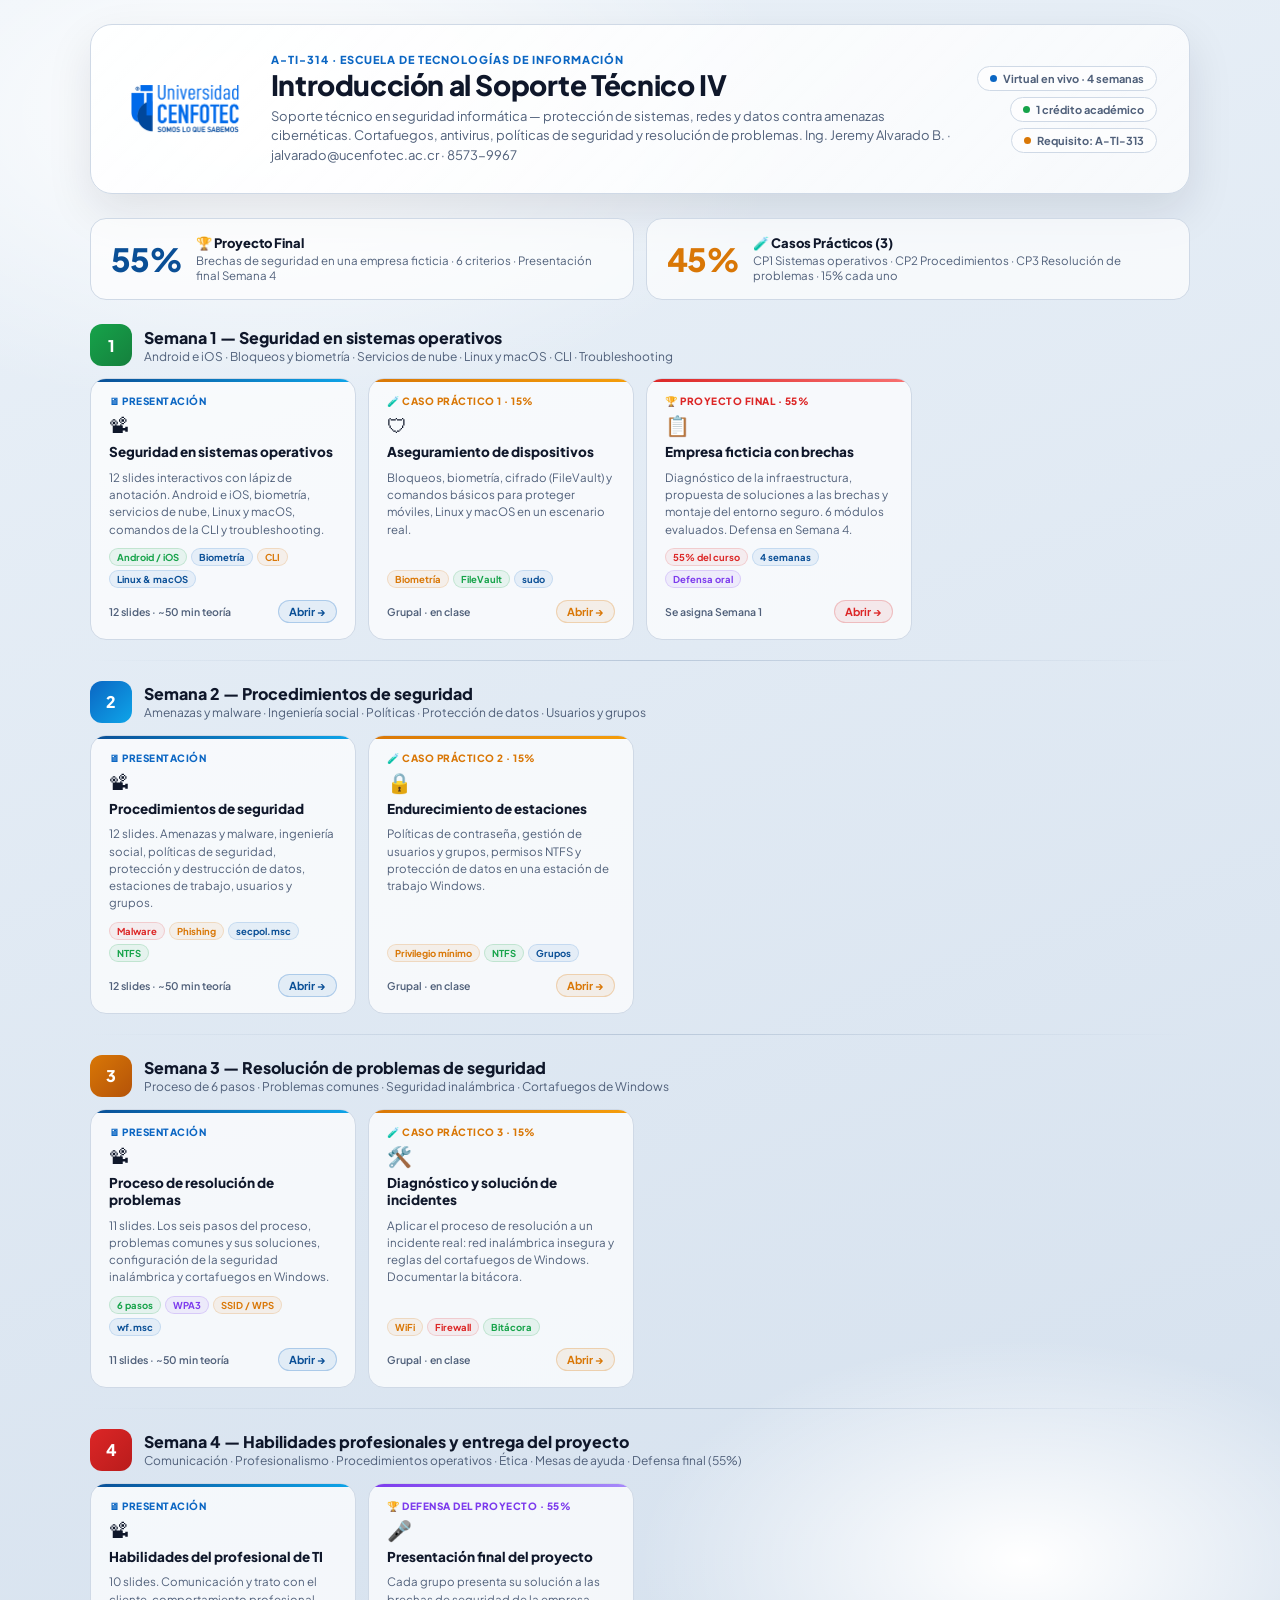
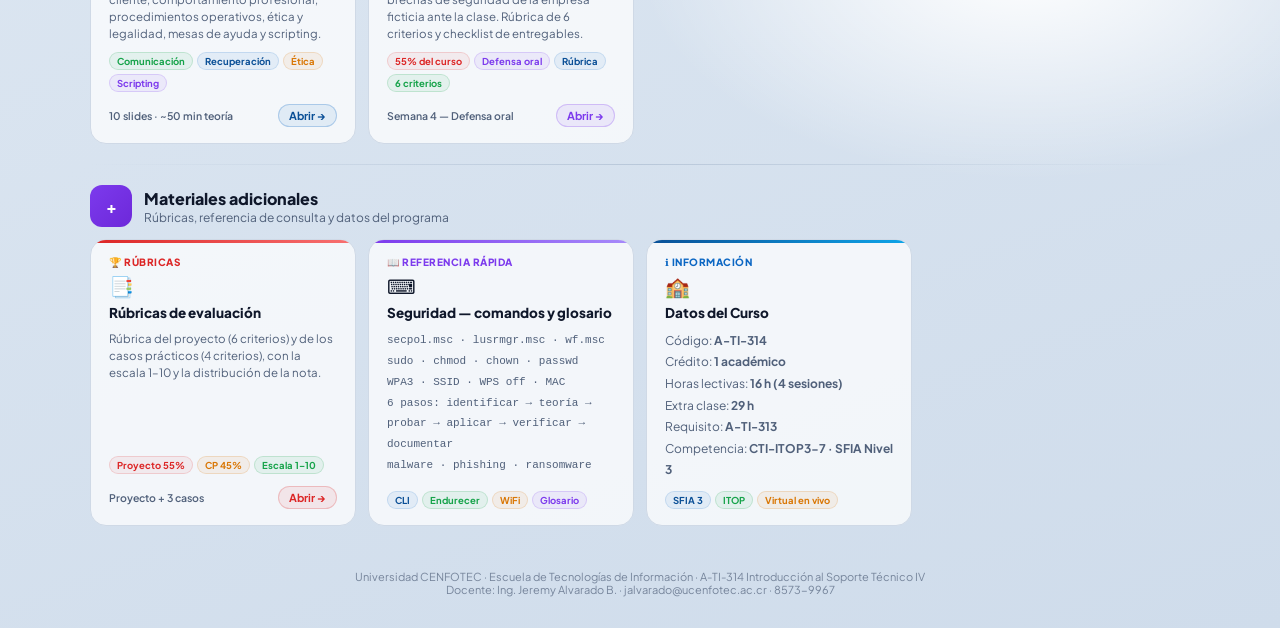
<file: index.html>
<!doctype html>
<html lang="es">
<head>
  <meta charset="utf-8"/>
  <meta name="viewport" content="width=device-width,initial-scale=1"/>
  <title>A-TI-314 · Introducción al Soporte Técnico IV — Materiales del Curso</title>
  <style>
    @import url('https://fonts.googleapis.com/css2?family=Plus+Jakarta+Sans:wght@400;500;600;700;800;900&display=swap');
    :root{
      --bg1:#eaf1f8; --bg2:#cfdceb; --stroke:#cfd9e6; --stroke2:#b9c8da;
      --text:#0f172a; --muted:#50607a;
      --brand:#0b66c3; --brand2:#0a4f96; --accent:#0ea5e9;
      --green:#16a34a; --amber:#d97706; --red:#dc2626;
      --shadow:0 18px 45px rgba(15,23,42,.10);
    }
    *{box-sizing:border-box; margin:0; padding:0;}
    body{
      font-family:'Plus Jakarta Sans',ui-sans-serif,system-ui,sans-serif;
      color:var(--text);
      background:
        radial-gradient(900px 500px at 20% 5%,#ffffff 0%,rgba(255,255,255,0) 60%),
        radial-gradient(700px 400px at 80% 70%,#ffffff 0%,rgba(255,255,255,0) 55%),
        linear-gradient(160deg,var(--bg1),var(--bg2));
      min-height:100vh; padding:24px 16px;
    }
    .shell{max-width:1100px; margin:0 auto;}

    /* ── HEADER ── */
    .header{
      background:linear-gradient(135deg,rgba(255,255,255,.92),rgba(255,255,255,.72));
      border:1px solid var(--stroke); border-radius:22px;
      padding:28px 32px; margin-bottom:24px;
      box-shadow:var(--shadow);
      display:flex; align-items:center; gap:24px; flex-wrap:wrap;
    }
    .header img{height:52px; width:auto; flex-shrink:0;}
    .header-text{flex:1; min-width:0;}
    .header-text .course-code{
      font-size:11px; font-weight:800; letter-spacing:1px;
      color:var(--brand); text-transform:uppercase; margin-bottom:4px;
    }
    .header-text h1{
      font-size:clamp(20px,3vw,28px); font-weight:900;
      letter-spacing:-.4px; line-height:1.1; color:var(--text);
      margin-bottom:6px;
    }
    .header-text p{font-size:13px; color:var(--muted); line-height:1.5;}
    .header-meta{
      display:flex; flex-direction:column; gap:6px; flex-shrink:0;
      align-items:flex-end;
    }
    .meta-pill{
      display:inline-flex; align-items:center; gap:6px;
      padding:5px 12px; border-radius:999px;
      border:1px solid var(--stroke); background:rgba(255,255,255,.65);
      font-size:11px; font-weight:700; color:var(--muted); white-space:nowrap;
    }
    .meta-pill .dot{width:7px;height:7px;border-radius:999px;background:var(--brand);flex-shrink:0;}
    .meta-pill .dot.green{background:var(--green);}
    .meta-pill .dot.amber{background:var(--amber);}

    /* ── EVAL STRIP ── */
    .eval-strip{
      display:grid; grid-template-columns:1fr 1fr; gap:12px;
      margin-bottom:24px;
    }
    .eval-card{
      background:rgba(255,255,255,.68); border:1px solid var(--stroke);
      border-radius:16px; padding:16px 20px;
      display:flex; align-items:center; gap:14px;
    }
    .eval-pct{font-size:32px;font-weight:900;letter-spacing:-1px;flex-shrink:0;}
    .eval-pct.blue{color:var(--brand2);}
    .eval-pct.amber{color:var(--amber);}
    .eval-info .ev-title{font-size:13px;font-weight:800;color:var(--text);margin-bottom:2px;}
    .eval-info .ev-sub{font-size:11.5px;color:var(--muted);}

    /* ── SEMANA BLOCK ── */
    .week-block{margin-bottom:20px;}
    .week-header{
      display:flex; align-items:center; gap:12px;
      margin-bottom:12px;
    }
    .week-badge{
      width:42px; height:42px; border-radius:12px;
      display:flex; align-items:center; justify-content:center;
      font-size:16px; font-weight:900; color:white; flex-shrink:0;
    }
    .week-badge.s1{background:linear-gradient(135deg,#16a34a,#15803d);}
    .week-badge.s2{background:linear-gradient(135deg,#0b66c3,#0ea5e9);}
    .week-badge.s3{background:linear-gradient(135deg,#d97706,#b45309);}
    .week-badge.s4{background:linear-gradient(135deg,#dc2626,#b91c1c);}
    .week-badge.extras{background:linear-gradient(135deg,#7c3aed,#6d28d9);}
    .week-title{font-size:16px;font-weight:800;color:var(--text);}
    .week-sub{font-size:12px;color:var(--muted);margin-top:1px;}

    /* ── CARDS GRID ── */
    .cards{
      display:grid;
      grid-template-columns:repeat(auto-fill,minmax(240px,1fr));
      gap:12px;
    }

    /* ── CARD ── */
    .card{
      background:rgba(255,255,255,.72); border:1px solid var(--stroke);
      border-radius:16px; padding:16px 18px;
      text-decoration:none; color:inherit;
      display:flex; flex-direction:column; gap:8px;
      transition:.18s transform ease, .18s box-shadow ease, .18s background ease;
      position:relative; overflow:hidden;
    }
    .card:hover{
      transform:translateY(-3px);
      box-shadow:0 12px 32px rgba(15,23,42,.12);
      background:rgba(255,255,255,.88);
    }
    .card::before{
      content:''; position:absolute; top:0; left:0; right:0; height:3px;
      border-radius:16px 16px 0 0;
    }
    .card.pres::before{background:linear-gradient(90deg,var(--brand2),var(--accent));}
    .card.cp::before{background:linear-gradient(90deg,var(--amber),#f59e0b);}
    .card.proyecto::before{background:linear-gradient(90deg,var(--red),#f87171);}
    .card.guia::before{background:linear-gradient(90deg,#7c3aed,#a78bfa);}

    .card-type{
      font-size:10px; font-weight:800; letter-spacing:.5px;
      text-transform:uppercase; display:flex; align-items:center; gap:5px;
    }
    .card-type.pres{color:var(--brand);}
    .card-type.cp{color:var(--amber);}
    .card-type.proyecto{color:var(--red);}
    .card-type.guia{color:#7c3aed;}

    .card-icon{font-size:20px; line-height:1; flex-shrink:0;}
    .card h3{font-size:13.5px;font-weight:800;color:var(--text);line-height:1.3;}
    .card p{font-size:11.5px;color:var(--muted);line-height:1.5;flex:1;}
    .card-meta{
      display:flex; align-items:center; justify-content:space-between;
      margin-top:4px;
    }
    .card-slides{font-size:10.5px;color:var(--muted);font-weight:600;}
    .card-btn{
      font-size:11px; font-weight:700; padding:4px 10px;
      border-radius:999px; border:1px solid;
      text-decoration:none; transition:.12s;
    }
    .card-btn.pres{
      background:rgba(11,102,195,.08); border-color:rgba(11,102,195,.25);
      color:var(--brand2);
    }
    .card-btn.cp{
      background:rgba(217,119,6,.08); border-color:rgba(217,119,6,.25);
      color:var(--amber);
    }
    .card-btn.proyecto{
      background:rgba(220,38,38,.08); border-color:rgba(220,38,38,.22);
      color:var(--red);
    }
    .card-btn.guia{
      background:rgba(124,58,237,.08); border-color:rgba(124,58,237,.25);
      color:#7c3aed;
    }
    .card-btn:hover{filter:brightness(.92);}

    /* ── TOPICS TAGS ── */
    .topics{display:flex;flex-wrap:wrap;gap:4px;margin-top:2px;}
    .tag{
      font-size:9.5px;font-weight:700;padding:2px 7px;border-radius:999px;
      background:rgba(11,102,195,.07);border:1px solid rgba(11,102,195,.15);
      color:var(--brand2);
    }
    .tag.g{background:rgba(22,163,74,.07);border-color:rgba(22,163,74,.18);color:var(--green);}
    .tag.a{background:rgba(217,119,6,.07);border-color:rgba(217,119,6,.18);color:var(--amber);}
    .tag.r{background:rgba(220,38,38,.06);border-color:rgba(220,38,38,.16);color:var(--red);}
    .tag.v{background:rgba(124,58,237,.07);border-color:rgba(124,58,237,.18);color:#7c3aed;}

    /* ── DIVIDER ── */
    .divider{
      height:1px; background:linear-gradient(90deg,transparent,var(--stroke2),transparent);
      margin:8px 0 20px;
    }

    /* ── FOOTER ── */
    .footer{
      text-align:center; color:var(--muted); font-size:11px;
      padding:24px 0 8px; opacity:.7;
    }

    @media(max-width:700px){
      .header{padding:20px;gap:16px;}
      .header img{height:40px;}
      .eval-strip{grid-template-columns:1fr;}
      .cards{grid-template-columns:1fr;}
      .header-meta{align-items:flex-start;}
    }
  </style>
</head>
<body>
<div class="shell">

  <!-- HEADER -->
  <div class="header">
    <img src="logo-cenfo.png" alt="Universidad CENFOTEC" onerror="this.style.display='none'"/>
    <div class="header-text">
      <div class="course-code">A-TI-314 · Escuela de Tecnologías de Información</div>
      <h1>Introducción al Soporte Técnico IV</h1>
      <p>Soporte técnico en seguridad informática — protección de sistemas, redes y datos contra amenazas cibernéticas. Cortafuegos, antivirus, políticas de seguridad y resolución de problemas. Ing. Jeremy Alvarado B. · jalvarado@ucenfotec.ac.cr · 8573-9967</p>
    </div>
    <div class="header-meta">
      <div class="meta-pill"><span class="dot"></span>Virtual en vivo · 4 semanas</div>
      <div class="meta-pill"><span class="dot green"></span>1 crédito académico</div>
      <div class="meta-pill"><span class="dot amber"></span>Requisito: A-TI-313</div>
    </div>
  </div>

  <!-- EVALUACIÓN -->
  <div class="eval-strip">
    <div class="eval-card">
      <div class="eval-pct blue">55%</div>
      <div class="eval-info">
        <div class="ev-title">🏆 Proyecto Final</div>
        <div class="ev-sub">Brechas de seguridad en una empresa ficticia · 6 criterios · Presentación final Semana 4</div>
      </div>
    </div>
    <div class="eval-card">
      <div class="eval-pct amber">45%</div>
      <div class="eval-info">
        <div class="ev-title">🧪 Casos Prácticos (3)</div>
        <div class="ev-sub">CP1 Sistemas operativos · CP2 Procedimientos · CP3 Resolución de problemas · 15% cada uno</div>
      </div>
    </div>
  </div>

  <!-- ═══ SEMANA 1 ═══ -->
  <div class="week-block">
    <div class="week-header">
      <div class="week-badge s1">1</div>
      <div>
        <div class="week-title">Semana 1 — Seguridad en sistemas operativos</div>
        <div class="week-sub">Android e iOS · Bloqueos y biometría · Servicios de nube · Linux y macOS · CLI · Troubleshooting</div>
      </div>
    </div>
    <div class="cards">

      <a class="card pres" href="presentaciones/semana-1-seguridad-sistemas-operativos.html">
        <div class="card-type pres">🖥 Presentación</div>
        <div class="card-icon">📽</div>
        <h3>Seguridad en sistemas operativos</h3>
        <p>12 slides interactivos con lápiz de anotación. Android e iOS, biometría, servicios de nube, Linux y macOS, comandos de la CLI y troubleshooting.</p>
        <div class="topics">
          <span class="tag g">Android / iOS</span><span class="tag">Biometría</span><span class="tag a">CLI</span>
          <span class="tag">Linux & macOS</span>
        </div>
        <div class="card-meta">
          <span class="card-slides">12 slides · ~50 min teoría</span>
          <span class="card-btn pres">Abrir →</span>
        </div>
      </a>

      <a class="card cp" href="caso-practico-1/CP1-Seguridad-en-Sistemas-Operativos.html">
        <div class="card-type cp">🧪 Caso Práctico 1 · 15%</div>
        <div class="card-icon">🛡</div>
        <h3>Aseguramiento de dispositivos</h3>
        <p>Bloqueos, biometría, cifrado (FileVault) y comandos básicos para proteger móviles, Linux y macOS en un escenario real.</p>
        <div class="topics">
          <span class="tag a">Biometría</span><span class="tag g">FileVault</span><span class="tag">sudo</span>
        </div>
        <div class="card-meta">
          <span class="card-slides">Grupal · en clase</span>
          <span class="card-btn cp">Abrir →</span>
        </div>
      </a>

      <a class="card proyecto" href="proyecto/Proyecto-Final-Seguridad.html">
        <div class="card-type proyecto">🏆 Proyecto Final · 55%</div>
        <div class="card-icon">📋</div>
        <h3>Empresa ficticia con brechas</h3>
        <p>Diagnóstico de la infraestructura, propuesta de soluciones a las brechas y montaje del entorno seguro. 6 módulos evaluados. Defensa en Semana 4.</p>
        <div class="topics">
          <span class="tag r">55% del curso</span><span class="tag">4 semanas</span><span class="tag v">Defensa oral</span>
        </div>
        <div class="card-meta">
          <span class="card-slides">Se asigna Semana 1</span>
          <span class="card-btn proyecto">Abrir →</span>
        </div>
      </a>

    </div>
  </div>
  <div class="divider"></div>

  <!-- ═══ SEMANA 2 ═══ -->
  <div class="week-block">
    <div class="week-header">
      <div class="week-badge s2">2</div>
      <div>
        <div class="week-title">Semana 2 — Procedimientos de seguridad</div>
        <div class="week-sub">Amenazas y malware · Ingeniería social · Políticas · Protección de datos · Usuarios y grupos</div>
      </div>
    </div>
    <div class="cards">

      <a class="card pres" href="presentaciones/semana-2-procedimientos-de-seguridad.html">
        <div class="card-type pres">🖥 Presentación</div>
        <div class="card-icon">📽</div>
        <h3>Procedimientos de seguridad</h3>
        <p>12 slides. Amenazas y malware, ingeniería social, políticas de seguridad, protección y destrucción de datos, estaciones de trabajo, usuarios y grupos.</p>
        <div class="topics">
          <span class="tag r">Malware</span><span class="tag a">Phishing</span>
          <span class="tag">secpol.msc</span><span class="tag g">NTFS</span>
        </div>
        <div class="card-meta">
          <span class="card-slides">12 slides · ~50 min teoría</span>
          <span class="card-btn pres">Abrir →</span>
        </div>
      </a>

      <a class="card cp" href="caso-practico-2/CP2-Procedimientos-de-Seguridad.html">
        <div class="card-type cp">🧪 Caso Práctico 2 · 15%</div>
        <div class="card-icon">🔒</div>
        <h3>Endurecimiento de estaciones</h3>
        <p>Políticas de contraseña, gestión de usuarios y grupos, permisos NTFS y protección de datos en una estación de trabajo Windows.</p>
        <div class="topics">
          <span class="tag a">Privilegio mínimo</span><span class="tag g">NTFS</span><span class="tag">Grupos</span>
        </div>
        <div class="card-meta">
          <span class="card-slides">Grupal · en clase</span>
          <span class="card-btn cp">Abrir →</span>
        </div>
      </a>

    </div>
  </div>
  <div class="divider"></div>

  <!-- ═══ SEMANA 3 ═══ -->
  <div class="week-block">
    <div class="week-header">
      <div class="week-badge s3">3</div>
      <div>
        <div class="week-title">Semana 3 — Resolución de problemas de seguridad</div>
        <div class="week-sub">Proceso de 6 pasos · Problemas comunes · Seguridad inalámbrica · Cortafuegos de Windows</div>
      </div>
    </div>
    <div class="cards">

      <a class="card pres" href="presentaciones/semana-3-resolucion-de-problemas.html">
        <div class="card-type pres">🖥 Presentación</div>
        <div class="card-icon">📽</div>
        <h3>Proceso de resolución de problemas</h3>
        <p>11 slides. Los seis pasos del proceso, problemas comunes y sus soluciones, configuración de la seguridad inalámbrica y cortafuegos en Windows.</p>
        <div class="topics">
          <span class="tag g">6 pasos</span><span class="tag v">WPA3</span>
          <span class="tag a">SSID / WPS</span><span class="tag">wf.msc</span>
        </div>
        <div class="card-meta">
          <span class="card-slides">11 slides · ~50 min teoría</span>
          <span class="card-btn pres">Abrir →</span>
        </div>
      </a>

      <a class="card cp" href="caso-practico-3/CP3-Resolucion-de-Problemas-de-Seguridad.html">
        <div class="card-type cp">🧪 Caso Práctico 3 · 15%</div>
        <div class="card-icon">🛠️</div>
        <h3>Diagnóstico y solución de incidentes</h3>
        <p>Aplicar el proceso de resolución a un incidente real: red inalámbrica insegura y reglas del cortafuegos de Windows. Documentar la bitácora.</p>
        <div class="topics">
          <span class="tag a">WiFi</span><span class="tag r">Firewall</span><span class="tag g">Bitácora</span>
        </div>
        <div class="card-meta">
          <span class="card-slides">Grupal · en clase</span>
          <span class="card-btn cp">Abrir →</span>
        </div>
      </a>

    </div>
  </div>
  <div class="divider"></div>

  <!-- ═══ SEMANA 4 ═══ -->
  <div class="week-block">
    <div class="week-header">
      <div class="week-badge s4">4</div>
      <div>
        <div class="week-title">Semana 4 — Habilidades profesionales y entrega del proyecto</div>
        <div class="week-sub">Comunicación · Profesionalismo · Procedimientos operativos · Ética · Mesas de ayuda · Defensa final (55%)</div>
      </div>
    </div>
    <div class="cards">

      <a class="card pres" href="presentaciones/semana-4-habilidades-profesionales.html">
        <div class="card-type pres">🖥 Presentación</div>
        <div class="card-icon">📽</div>
        <h3>Habilidades del profesional de TI</h3>
        <p>10 slides. Comunicación y trato con el cliente, comportamiento profesional, procedimientos operativos, ética y legalidad, mesas de ayuda y scripting.</p>
        <div class="topics">
          <span class="tag g">Comunicación</span><span class="tag">Recuperación</span>
          <span class="tag a">Ética</span><span class="tag v">Scripting</span>
        </div>
        <div class="card-meta">
          <span class="card-slides">10 slides · ~50 min teoría</span>
          <span class="card-btn pres">Abrir →</span>
        </div>
      </a>

      <a class="card guia" href="proyecto/Proyecto-Final-Seguridad.html">
        <div class="card-type guia">🏆 Defensa del Proyecto · 55%</div>
        <div class="card-icon">🎤</div>
        <h3>Presentación final del proyecto</h3>
        <p>Cada grupo presenta su solución a las brechas de seguridad de la empresa ficticia ante la clase. Rúbrica de 6 criterios y checklist de entregables.</p>
        <div class="topics">
          <span class="tag r">55% del curso</span><span class="tag v">Defensa oral</span>
          <span class="tag">Rúbrica</span><span class="tag g">6 criterios</span>
        </div>
        <div class="card-meta">
          <span class="card-slides">Semana 4 — Defensa oral</span>
          <span class="card-btn guia">Abrir →</span>
        </div>
      </a>

    </div>
  </div>
  <div class="divider"></div>

  <!-- ═══ MATERIALES ADICIONALES ═══ -->
  <div class="week-block">
    <div class="week-header">
      <div class="week-badge extras">+</div>
      <div>
        <div class="week-title">Materiales adicionales</div>
        <div class="week-sub">Rúbricas, referencia de consulta y datos del programa</div>
      </div>
    </div>
    <div class="cards">

      <a class="card proyecto" href="materiales/rubricas.html">
        <div class="card-type proyecto">🏆 Rúbricas</div>
        <div class="card-icon">📑</div>
        <h3>Rúbricas de evaluación</h3>
        <p>Rúbrica del proyecto (6 criterios) y de los casos prácticos (4 criterios), con la escala 1–10 y la distribución de la nota.</p>
        <div class="topics">
          <span class="tag r">Proyecto 55%</span><span class="tag a">CP 45%</span>
          <span class="tag g">Escala 1–10</span>
        </div>
        <div class="card-meta">
          <span class="card-slides">Proyecto + 3 casos</span>
          <span class="card-btn proyecto">Abrir →</span>
        </div>
      </a>

      <!-- Referencia rápida de seguridad -->
      <a class="card guia" href="materiales/referencia-rapida.html">
        <div class="card-type guia">📖 Referencia Rápida</div>
        <div class="card-icon">⌨️</div>
        <h3>Seguridad — comandos y glosario</h3>
        <p style="font-family:monospace;font-size:11px;line-height:1.9;color:var(--muted);">
          secpol.msc · lusrmgr.msc · wf.msc<br>
          sudo · chmod · chown · passwd<br>
          WPA3 · SSID · WPS off · MAC<br>
          6 pasos: identificar → teoría →<br>
          probar → aplicar → verificar →<br>
          documentar<br>
          malware · phishing · ransomware
        </p>
        <div class="topics">
          <span class="tag">CLI</span><span class="tag g">Endurecer</span><span class="tag a">WiFi</span><span class="tag v">Glosario</span>
        </div>
      </a>

      <!-- Info del curso -->
      <a class="card pres" href="materiales/datos-del-curso.html">
        <div class="card-type pres">ℹ️ Información</div>
        <div class="card-icon">🏫</div>
        <h3>Datos del Curso</h3>
        <p style="font-size:12px;color:var(--muted);line-height:1.8;">
          Código: <strong>A-TI-314</strong><br>
          Crédito: <strong>1 académico</strong><br>
          Horas lectivas: <strong>16 h (4 sesiones)</strong><br>
          Extra clase: <strong>29 h</strong><br>
          Requisito: <strong>A-TI-313</strong><br>
          Competencia: <strong>CTI-ITOP3-7 · SFIA Nivel 3</strong>
        </p>
        <div class="topics">
          <span class="tag">SFIA 3</span><span class="tag g">ITOP</span><span class="tag a">Virtual en vivo</span>
        </div>
      </a>

    </div>
  </div>

  <div class="footer">
    Universidad CENFOTEC · Escuela de Tecnologías de Información · A-TI-314 Introducción al Soporte Técnico IV<br>
    Docente: Ing. Jeremy Alvarado B. · jalvarado@ucenfotec.ac.cr · 8573-9967
  </div>

</div>
</body>
</html>
</file>
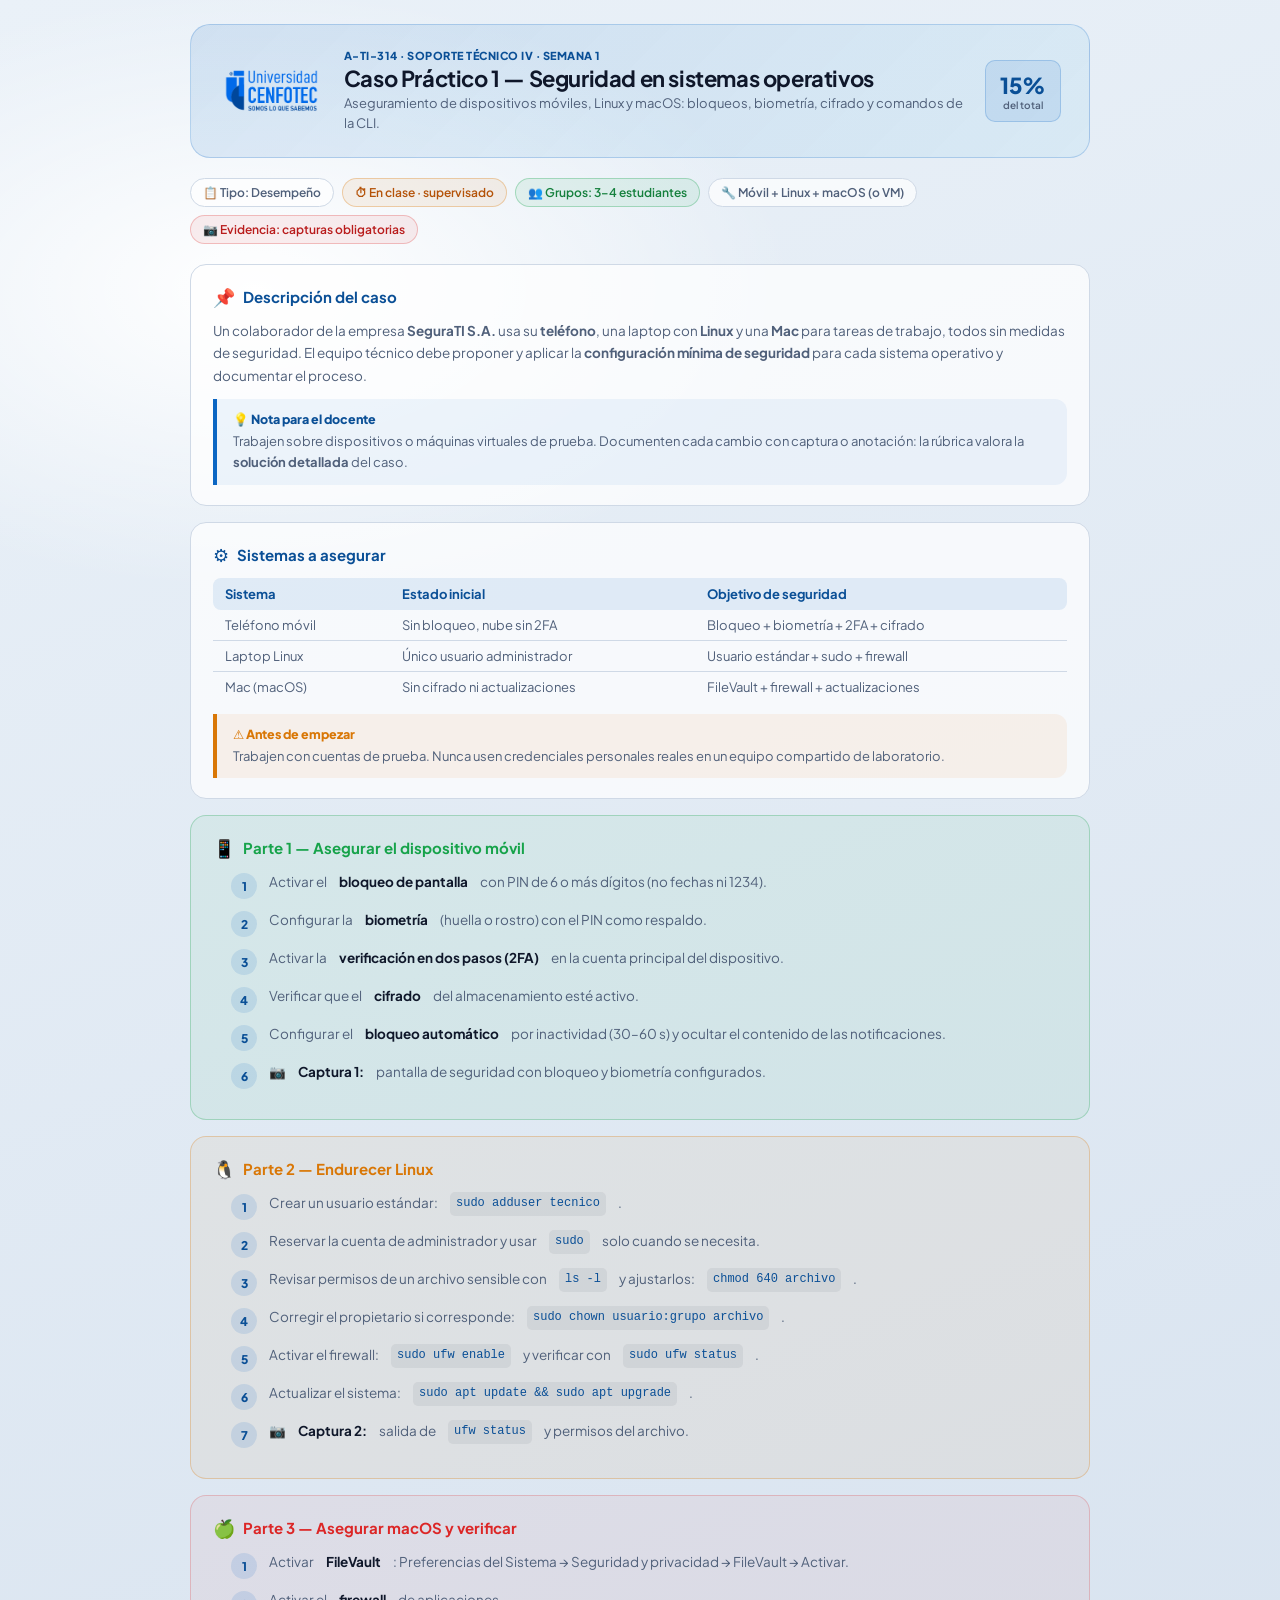
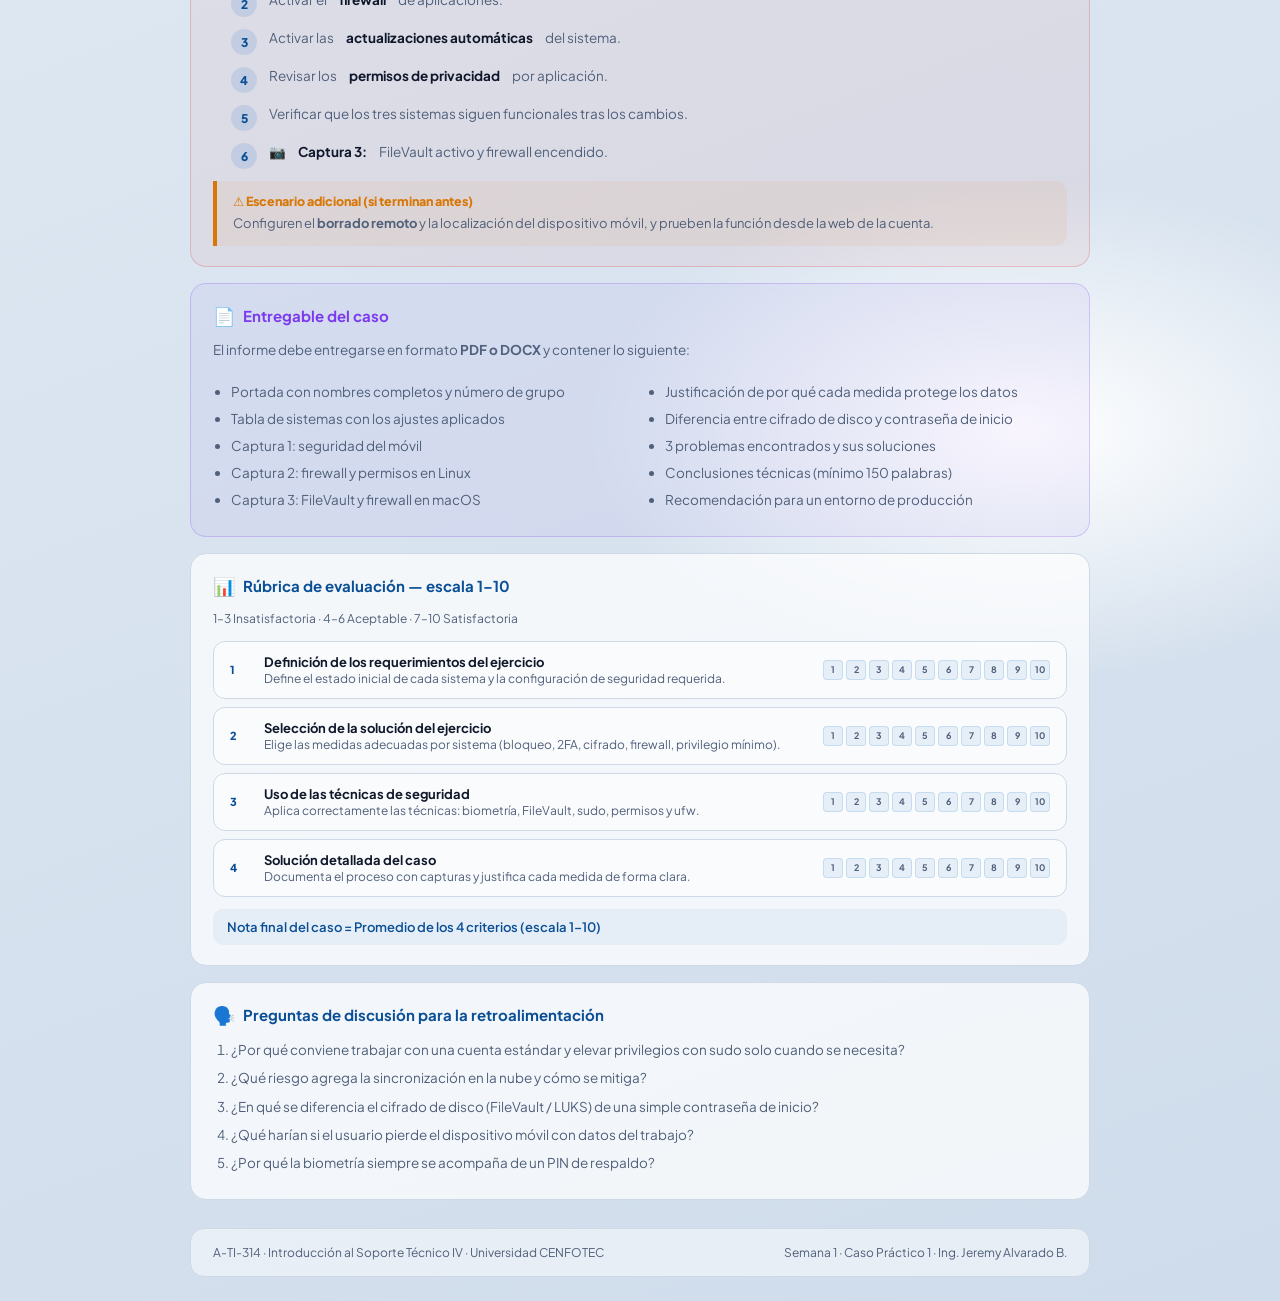
<file: caso-practico-1/CP1-Seguridad-en-Sistemas-Operativos.html>
<!doctype html>
<html lang="es">
<head>
  <meta charset="utf-8"/>
  <meta name="viewport" content="width=device-width,initial-scale=1"/>
  <title>A-TI-314 · Caso Práctico 1 — Seguridad en sistemas operativos</title>
  <style>
    @import url('https://fonts.googleapis.com/css2?family=Plus+Jakarta+Sans:wght@400;500;600;700;800;900&display=swap');
    :root{
      --brand:#0b66c3; --brand2:#0a4f96; --accent:#0ea5e9;
      --green:#16a34a; --amber:#d97706; --red:#dc2626; --purple:#7c3aed;
      --text:#0f172a; --muted:#50607a; --stroke:#cfd9e6; --stroke2:#b9c8da;
    }
    *{box-sizing:border-box}
    body{
      margin:0; font-family:'Plus Jakarta Sans',ui-sans-serif,system-ui,sans-serif;
      color:var(--text);
      background: radial-gradient(900px 500px at 20% 10%,#ffffff,rgba(255,255,255,0) 60%),
                  radial-gradient(800px 450px at 80% 70%,#ffffff,rgba(255,255,255,0) 55%),
                  linear-gradient(160deg,#eaf1f8,#cfdceb);
      min-height:100vh; padding:24px 16px;
    }
    .shell{ max-width:900px; margin:0 auto; }
    .header{
      background:linear-gradient(135deg,rgba(11,102,195,.12),rgba(14,165,233,.06));
      border:1px solid rgba(11,102,195,.22); border-radius:20px;
      padding:24px 28px; margin-bottom:20px; display:flex; align-items:center; gap:20px;
    }
    .header img{ height:44px; width:auto; }
    .header .htxt{ flex:1; }
    .header .htxt .tag{ font-size:11px; font-weight:800; color:var(--brand2); text-transform:uppercase; letter-spacing:.5px; margin-bottom:4px; }
    .header .htxt h1{ margin:0 0 4px; font-size:22px; letter-spacing:-.4px; line-height:1.1; }
    .header .htxt p{ margin:0; color:var(--muted); font-size:13px; line-height:1.5; }
    .badge{ background:rgba(11,102,195,.10); border:1px solid rgba(11,102,195,.22); border-radius:10px; padding:10px 14px; text-align:center; flex-shrink:0; }
    .badge .bv{ font-size:22px; font-weight:900; color:var(--brand2); letter-spacing:-.4px; }
    .badge .bl{ font-size:10px; color:var(--muted); font-weight:600; }
    .meta{ display:flex; flex-wrap:wrap; gap:8px; margin-bottom:20px; }
    .pill{
      display:inline-flex; align-items:center; gap:6px; padding:6px 12px;
      border-radius:999px; border:1px solid var(--stroke); background:rgba(255,255,255,.7);
      font-size:12px; font-weight:600; color:var(--muted);
    }
    .pill.green{ border-color:rgba(22,163,74,.3); background:rgba(22,163,74,.08); color:#15803d; }
    .pill.amber{ border-color:rgba(217,119,6,.3); background:rgba(217,119,6,.08); color:#b45309; }
    .pill.red{ border-color:rgba(220,38,38,.25); background:rgba(220,38,38,.07); color:#b91c1c; }
    .card{
      background:rgba(255,255,255,.72); border:1px solid var(--stroke);
      border-radius:16px; padding:20px 22px; margin-bottom:16px;
    }
    .card h2{ margin:0 0 12px; font-size:15px; color:var(--brand2); display:flex; align-items:center; gap:8px; }
    .card h2 .icon{ font-size:18px; }
    .card p{ margin:0 0 8px; color:var(--muted); font-size:13.5px; line-height:1.65; }
    .card p:last-child{ margin-bottom:0; }
    .card ul, .card ol{ margin:8px 0 0; padding-left:18px; color:var(--muted); font-size:13.5px; line-height:1.7; }
    .card li{ margin:4px 0; }
    .card.green{ border-color:rgba(22,163,74,.28); background:rgba(22,163,74,.06); }
    .card.green h2{ color:var(--green); }
    .card.amber{ border-color:rgba(217,119,6,.28); background:rgba(217,119,6,.06); }
    .card.amber h2{ color:var(--amber); }
    .card.red{ border-color:rgba(220,38,38,.22); background:rgba(220,38,38,.05); }
    .card.red h2{ color:var(--red); }
    .card.purple{ border-color:rgba(124,58,237,.22); background:rgba(124,58,237,.05); }
    .card.purple h2{ color:var(--purple); }
    .steps{ list-style:none; padding:0; margin:10px 0 0; counter-reset:step; }
    .steps li{
      counter-increment:step; display:flex; align-items:flex-start; gap:12px;
      font-size:13.5px; color:var(--muted); line-height:1.6; margin:10px 0;
    }
    .steps li::before{
      content:counter(step); min-width:26px; height:26px; border-radius:999px;
      background:rgba(11,102,195,.12); color:var(--brand2); font-weight:800; font-size:12px;
      display:flex; align-items:center; justify-content:center; flex-shrink:0; margin-top:2px;
    }
    .steps li b{ color:var(--text); }
    code{ background:rgba(15,23,42,.06); padding:2px 6px; border-radius:5px; font-size:12px; font-family:monospace; color:var(--brand2); }
    .tbl{ width:100%; border-collapse:collapse; font-size:13px; margin-top:10px; }
    .tbl th{ background:rgba(11,102,195,.10); color:var(--brand2); padding:8px 12px; text-align:left; font-weight:700; }
    .tbl th:first-child{ border-radius:8px 0 0 8px; }
    .tbl th:last-child{ border-radius:0 8px 8px 0; }
    .tbl td{ padding:7px 12px; color:var(--muted); border-bottom:1px solid var(--stroke); }
    .tbl tr:last-child td{ border-bottom:none; }
    .rubric-item{
      display:flex; align-items:center; gap:12px; padding:12px 16px;
      background:rgba(255,255,255,.6); border:1px solid var(--stroke);
      border-radius:12px; margin:8px 0;
    }
    .rubric-num{ font-size:11px; font-weight:800; color:var(--brand2); min-width:22px; }
    .rubric-text{ flex:1; font-size:13px; color:var(--text); }
    .rubric-score{ display:flex; gap:3px; align-items:center; }
    .rubric-score span{
      width:20px; height:20px; border-radius:4px; background:rgba(11,102,195,.08);
      border:1px solid rgba(11,102,195,.15); font-size:9px; font-weight:700;
      color:var(--muted); display:flex; align-items:center; justify-content:center;
    }
    .alert{
      border-left:4px solid var(--amber); background:rgba(217,119,6,.07);
      border-radius:0 12px 12px 0; padding:12px 16px; margin-top:12px;
    }
    .alert .atitle{ font-weight:800; font-size:12.5px; color:var(--amber); margin-bottom:4px; }
    .alert p{ margin:0; font-size:13px; color:var(--muted); line-height:1.6; }
    .info{
      border-left:4px solid var(--brand); background:rgba(11,102,195,.06);
      border-radius:0 12px 12px 0; padding:12px 16px; margin-top:12px;
    }
    .info .ititle{ font-weight:800; font-size:12.5px; color:var(--brand2); margin-bottom:4px; }
    .info p{ margin:0; font-size:13px; color:var(--muted); line-height:1.6; }
    .g2{ display:grid; grid-template-columns:1fr 1fr; gap:14px; }
    @media(max-width:640px){ .g2{ grid-template-columns:1fr; } }
    .footer{
      margin-top:28px; padding:16px 22px;
      background:rgba(255,255,255,.5); border:1px solid var(--stroke);
      border-radius:14px; display:flex; justify-content:space-between; align-items:center;
      flex-wrap:wrap; gap:10px; font-size:12px; color:var(--muted);
    }
    @media print{ body{ background:white; padding:0; } .shell{ max-width:100%; } }
</style>
</head>
<body>
<div class="shell">

  <div class="header">
    <img src="../logo-cenfo.png" alt="CENFOTEC" onerror="this.style.display='none'"/>
    <div class="htxt">
      <div class="tag">A-TI-314 · Soporte Técnico IV · Semana 1</div>
      <h1>Caso Práctico 1 — Seguridad en sistemas operativos</h1>
      <p>Aseguramiento de dispositivos móviles, Linux y macOS: bloqueos, biometría, cifrado y comandos de la CLI.</p>
    </div>
    <div class="badge"><div class="bv">15%</div><div class="bl">del total</div></div>
  </div>

  <div class="meta"><span class="pill">📋 Tipo: Desempeño</span><span class="pill amber">⏱ En clase · supervisado</span><span class="pill green">👥 Grupos: 3–4 estudiantes</span><span class="pill">🔧 Móvil + Linux + macOS (o VM)</span><span class="pill red">📷 Evidencia: capturas obligatorias</span></div>


  <div class="card">
    <h2><span class="icon">📌</span> Descripción del caso</h2>
    <p>Un colaborador de la empresa <b>SeguraTI S.A.</b> usa su <b>teléfono</b>, una laptop con <b>Linux</b> y una
       <b>Mac</b> para tareas de trabajo, todos sin medidas de seguridad. El equipo técnico debe proponer y aplicar
       la <b>configuración mínima de seguridad</b> para cada sistema operativo y documentar el proceso.</p>
    <div class="info">
      <div class="ititle">💡 Nota para el docente</div>
      <p>Trabajen sobre dispositivos o máquinas virtuales de prueba. Documenten cada cambio con captura o anotación:
      la rúbrica valora la <b>solución detallada</b> del caso.</p>
    </div>
  </div>

  <div class="card">
    <h2><span class="icon">⚙️</span> Sistemas a asegurar</h2>
    <table class="tbl">
      <thead><tr><th>Sistema</th><th>Estado inicial</th><th>Objetivo de seguridad</th></tr></thead>
      <tbody>
        <tr><td>Teléfono móvil</td><td>Sin bloqueo, nube sin 2FA</td><td>Bloqueo + biometría + 2FA + cifrado</td></tr>
        <tr><td>Laptop Linux</td><td>Único usuario administrador</td><td>Usuario estándar + sudo + firewall</td></tr>
        <tr><td>Mac (macOS)</td><td>Sin cifrado ni actualizaciones</td><td>FileVault + firewall + actualizaciones</td></tr>
      </tbody>
    </table>
    <div class="alert">
      <div class="atitle">⚠️ Antes de empezar</div>
      <p>Trabajen con cuentas de prueba. Nunca usen credenciales personales reales en un equipo compartido de laboratorio.</p>
    </div>
  </div>

  <div class="card green">
    <h2><span class="icon">📱</span> Parte 1 — Asegurar el dispositivo móvil</h2>
    <ol class="steps">
      <li>Activar el <b>bloqueo de pantalla</b> con PIN de 6 o más dígitos (no fechas ni 1234).</li>
      <li>Configurar la <b>biometría</b> (huella o rostro) con el PIN como respaldo.</li>
      <li>Activar la <b>verificación en dos pasos (2FA)</b> en la cuenta principal del dispositivo.</li>
      <li>Verificar que el <b>cifrado</b> del almacenamiento esté activo.</li>
      <li>Configurar el <b>bloqueo automático</b> por inactividad (30–60 s) y ocultar el contenido de las notificaciones.</li>
      <li>📷 <b>Captura 1:</b> pantalla de seguridad con bloqueo y biometría configurados.</li>
    </ol>
  </div>

  <div class="card amber">
    <h2><span class="icon">🐧</span> Parte 2 — Endurecer Linux</h2>
    <ol class="steps">
      <li>Crear un usuario estándar: <code>sudo adduser tecnico</code>.</li>
      <li>Reservar la cuenta de administrador y usar <code>sudo</code> solo cuando se necesita.</li>
      <li>Revisar permisos de un archivo sensible con <code>ls -l</code> y ajustarlos: <code>chmod 640 archivo</code>.</li>
      <li>Corregir el propietario si corresponde: <code>sudo chown usuario:grupo archivo</code>.</li>
      <li>Activar el firewall: <code>sudo ufw enable</code> y verificar con <code>sudo ufw status</code>.</li>
      <li>Actualizar el sistema: <code>sudo apt update && sudo apt upgrade</code>.</li>
      <li>📷 <b>Captura 2:</b> salida de <code>ufw status</code> y permisos del archivo.</li>
    </ol>
  </div>

  <div class="card red">
    <h2><span class="icon">🍏</span> Parte 3 — Asegurar macOS y verificar</h2>
    <ol class="steps">
      <li>Activar <b>FileVault</b>: Preferencias del Sistema → Seguridad y privacidad → FileVault → Activar.</li>
      <li>Activar el <b>firewall</b> de aplicaciones.</li>
      <li>Activar las <b>actualizaciones automáticas</b> del sistema.</li>
      <li>Revisar los <b>permisos de privacidad</b> por aplicación.</li>
      <li>Verificar que los tres sistemas siguen funcionales tras los cambios.</li>
      <li>📷 <b>Captura 3:</b> FileVault activo y firewall encendido.</li>
    </ol>
    <div class="alert">
      <div class="atitle">⚠️ Escenario adicional (si terminan antes)</div>
      <p>Configuren el <b>borrado remoto</b> y la localización del dispositivo móvil, y prueben la función desde la web de la cuenta.</p>
    </div>
  </div>

  <div class="card purple">
    <h2><span class="icon">📄</span> Entregable del caso</h2>
    <p>El informe debe entregarse en formato <b>PDF o DOCX</b> y contener lo siguiente:</p>
    <div class="g2">
      <ul>
        <li>Portada con nombres completos y número de grupo</li>
        <li>Tabla de sistemas con los ajustes aplicados</li>
        <li>Captura 1: seguridad del móvil</li>
        <li>Captura 2: firewall y permisos en Linux</li>
        <li>Captura 3: FileVault y firewall en macOS</li>
      </ul>
      <ul>
        <li>Justificación de por qué cada medida protege los datos</li>
        <li>Diferencia entre cifrado de disco y contraseña de inicio</li>
        <li>3 problemas encontrados y sus soluciones</li>
        <li>Conclusiones técnicas (mínimo 150 palabras)</li>
        <li>Recomendación para un entorno de producción</li>
      </ul>
    </div>
  </div>

  <div class="card">
    <h2><span class="icon">📊</span> Rúbrica de evaluación — escala 1–10</h2>
    <p style="font-size:12px;color:var(--muted);margin-bottom:12px">1–3 Insatisfactoria · 4–6 Aceptable · 7–10 Satisfactoria</p>
    <div class="rubric-item">
      <div class="rubric-num">1</div>
      <div class="rubric-text"><b>Definición de los requerimientos del ejercicio</b><br><span style="font-size:12px;color:var(--muted)">Define el estado inicial de cada sistema y la configuración de seguridad requerida.</span></div>
      <div class="rubric-score"><span>1</span><span>2</span><span>3</span><span>4</span><span>5</span><span>6</span><span>7</span><span>8</span><span>9</span><span>10</span></div>
    </div>
    <div class="rubric-item">
      <div class="rubric-num">2</div>
      <div class="rubric-text"><b>Selección de la solución del ejercicio</b><br><span style="font-size:12px;color:var(--muted)">Elige las medidas adecuadas por sistema (bloqueo, 2FA, cifrado, firewall, privilegio mínimo).</span></div>
      <div class="rubric-score"><span>1</span><span>2</span><span>3</span><span>4</span><span>5</span><span>6</span><span>7</span><span>8</span><span>9</span><span>10</span></div>
    </div>
    <div class="rubric-item">
      <div class="rubric-num">3</div>
      <div class="rubric-text"><b>Uso de las técnicas de seguridad</b><br><span style="font-size:12px;color:var(--muted)">Aplica correctamente las técnicas: biometría, FileVault, sudo, permisos y ufw.</span></div>
      <div class="rubric-score"><span>1</span><span>2</span><span>3</span><span>4</span><span>5</span><span>6</span><span>7</span><span>8</span><span>9</span><span>10</span></div>
    </div>
    <div class="rubric-item">
      <div class="rubric-num">4</div>
      <div class="rubric-text"><b>Solución detallada del caso</b><br><span style="font-size:12px;color:var(--muted)">Documenta el proceso con capturas y justifica cada medida de forma clara.</span></div>
      <div class="rubric-score"><span>1</span><span>2</span><span>3</span><span>4</span><span>5</span><span>6</span><span>7</span><span>8</span><span>9</span><span>10</span></div>
    </div>
    <div style="margin-top:12px;padding:10px 14px;background:rgba(11,102,195,.06);border-radius:10px;font-size:13px;color:var(--brand2);font-weight:600">
      Nota final del caso = Promedio de los 4 criterios (escala 1–10)
    </div>
  </div>
  <div class="card">
    <h2><span class="icon">🗣️</span> Preguntas de discusión para la retroalimentación</h2>
    <ol style="margin:0;padding-left:18px;color:var(--muted);font-size:13.5px;line-height:1.8"><li>¿Por qué conviene trabajar con una cuenta estándar y elevar privilegios con sudo solo cuando se necesita?</li><li>¿Qué riesgo agrega la sincronización en la nube y cómo se mitiga?</li><li>¿En qué se diferencia el cifrado de disco (FileVault / LUKS) de una simple contraseña de inicio?</li><li>¿Qué harían si el usuario pierde el dispositivo móvil con datos del trabajo?</li><li>¿Por qué la biometría siempre se acompaña de un PIN de respaldo?</li></ol>
  </div>

  <div class="footer">
    <span>A-TI-314 · Introducción al Soporte Técnico IV · Universidad CENFOTEC</span>
    <span>Semana 1 · Caso Práctico 1 · Ing. Jeremy Alvarado B.</span>
  </div>

</div>
</body>
</html>
</file>
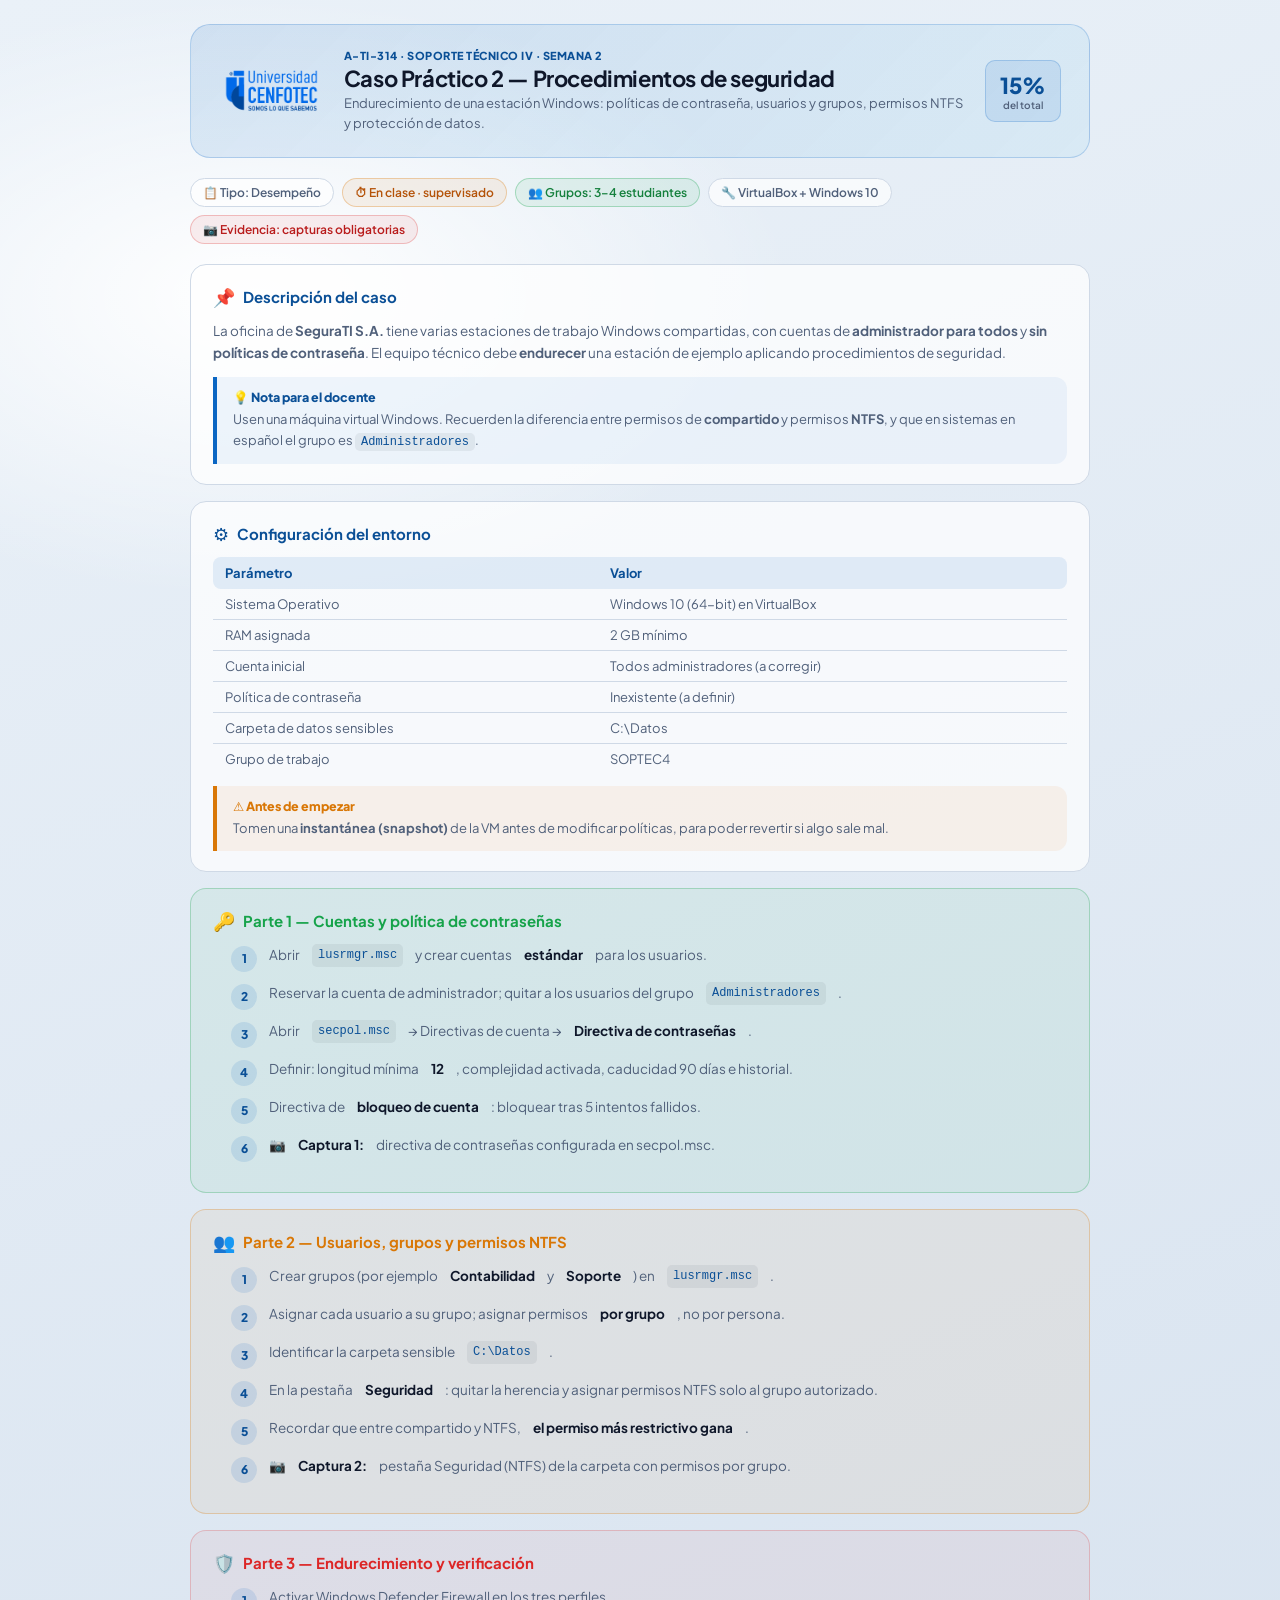
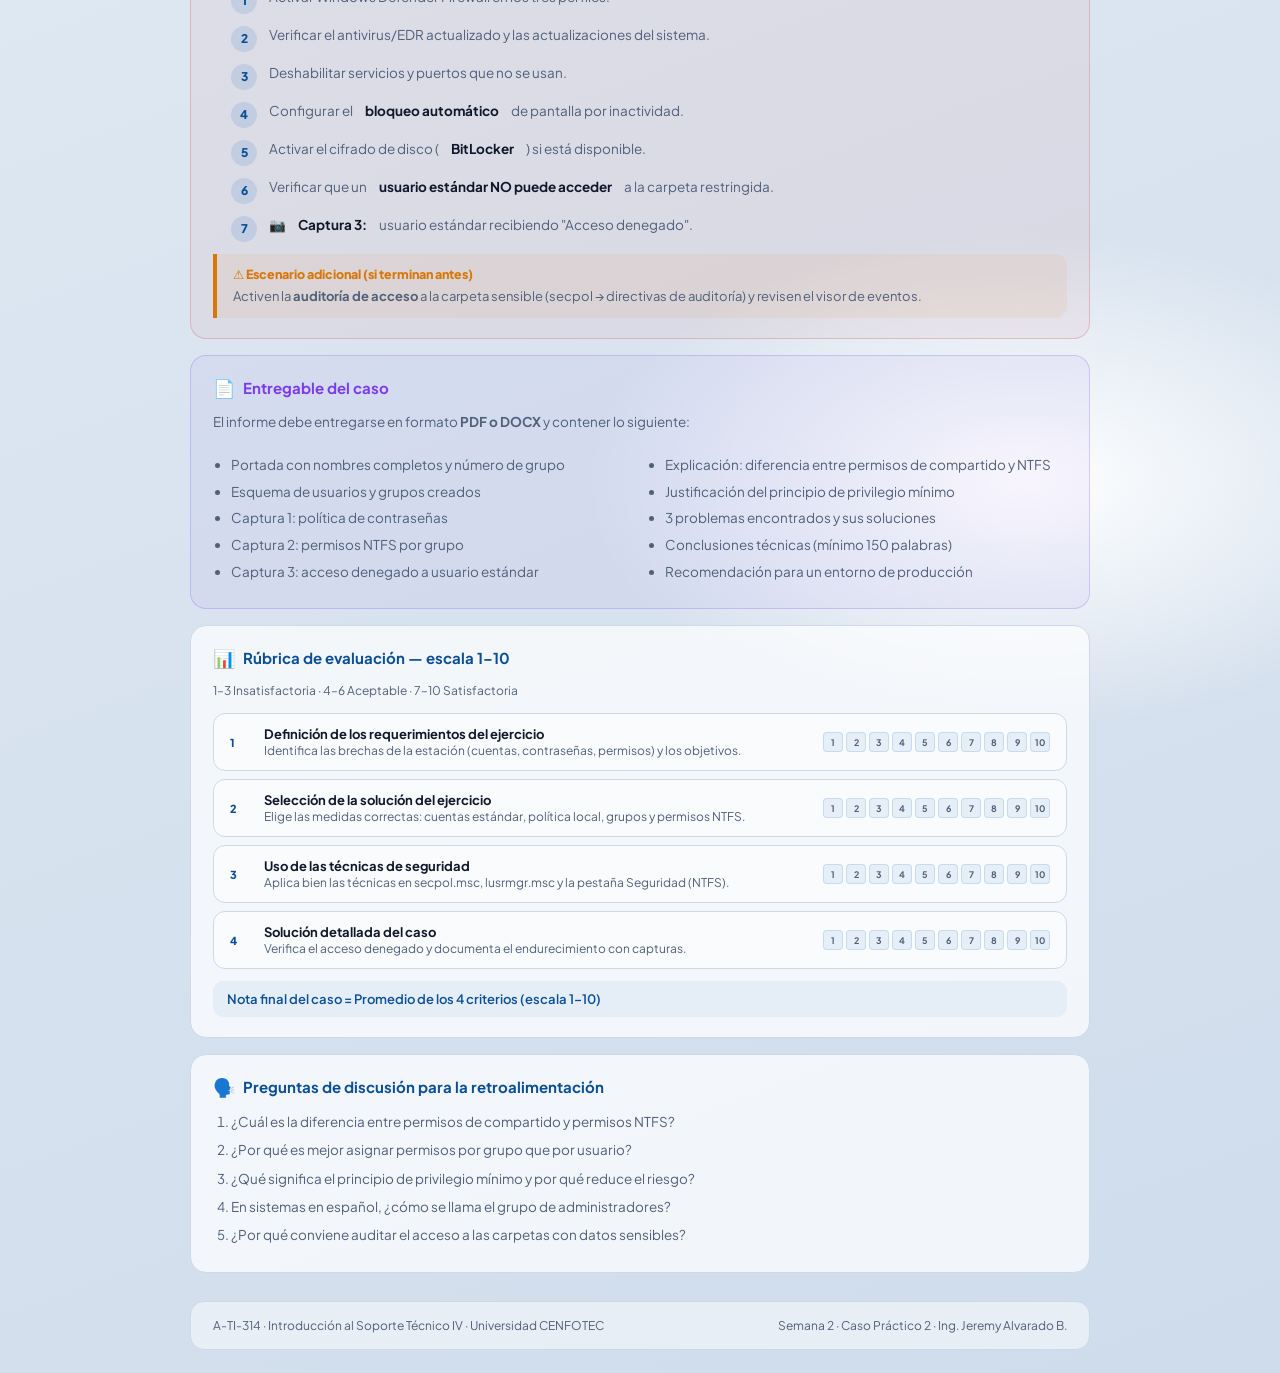
<file: caso-practico-2/CP2-Procedimientos-de-Seguridad.html>
<!doctype html>
<html lang="es">
<head>
  <meta charset="utf-8"/>
  <meta name="viewport" content="width=device-width,initial-scale=1"/>
  <title>A-TI-314 · Caso Práctico 2 — Procedimientos de seguridad</title>
  <style>
    @import url('https://fonts.googleapis.com/css2?family=Plus+Jakarta+Sans:wght@400;500;600;700;800;900&display=swap');
    :root{
      --brand:#0b66c3; --brand2:#0a4f96; --accent:#0ea5e9;
      --green:#16a34a; --amber:#d97706; --red:#dc2626; --purple:#7c3aed;
      --text:#0f172a; --muted:#50607a; --stroke:#cfd9e6; --stroke2:#b9c8da;
    }
    *{box-sizing:border-box}
    body{
      margin:0; font-family:'Plus Jakarta Sans',ui-sans-serif,system-ui,sans-serif;
      color:var(--text);
      background: radial-gradient(900px 500px at 20% 10%,#ffffff,rgba(255,255,255,0) 60%),
                  radial-gradient(800px 450px at 80% 70%,#ffffff,rgba(255,255,255,0) 55%),
                  linear-gradient(160deg,#eaf1f8,#cfdceb);
      min-height:100vh; padding:24px 16px;
    }
    .shell{ max-width:900px; margin:0 auto; }
    .header{
      background:linear-gradient(135deg,rgba(11,102,195,.12),rgba(14,165,233,.06));
      border:1px solid rgba(11,102,195,.22); border-radius:20px;
      padding:24px 28px; margin-bottom:20px; display:flex; align-items:center; gap:20px;
    }
    .header img{ height:44px; width:auto; }
    .header .htxt{ flex:1; }
    .header .htxt .tag{ font-size:11px; font-weight:800; color:var(--brand2); text-transform:uppercase; letter-spacing:.5px; margin-bottom:4px; }
    .header .htxt h1{ margin:0 0 4px; font-size:22px; letter-spacing:-.4px; line-height:1.1; }
    .header .htxt p{ margin:0; color:var(--muted); font-size:13px; line-height:1.5; }
    .badge{ background:rgba(11,102,195,.10); border:1px solid rgba(11,102,195,.22); border-radius:10px; padding:10px 14px; text-align:center; flex-shrink:0; }
    .badge .bv{ font-size:22px; font-weight:900; color:var(--brand2); letter-spacing:-.4px; }
    .badge .bl{ font-size:10px; color:var(--muted); font-weight:600; }
    .meta{ display:flex; flex-wrap:wrap; gap:8px; margin-bottom:20px; }
    .pill{
      display:inline-flex; align-items:center; gap:6px; padding:6px 12px;
      border-radius:999px; border:1px solid var(--stroke); background:rgba(255,255,255,.7);
      font-size:12px; font-weight:600; color:var(--muted);
    }
    .pill.green{ border-color:rgba(22,163,74,.3); background:rgba(22,163,74,.08); color:#15803d; }
    .pill.amber{ border-color:rgba(217,119,6,.3); background:rgba(217,119,6,.08); color:#b45309; }
    .pill.red{ border-color:rgba(220,38,38,.25); background:rgba(220,38,38,.07); color:#b91c1c; }
    .card{
      background:rgba(255,255,255,.72); border:1px solid var(--stroke);
      border-radius:16px; padding:20px 22px; margin-bottom:16px;
    }
    .card h2{ margin:0 0 12px; font-size:15px; color:var(--brand2); display:flex; align-items:center; gap:8px; }
    .card h2 .icon{ font-size:18px; }
    .card p{ margin:0 0 8px; color:var(--muted); font-size:13.5px; line-height:1.65; }
    .card p:last-child{ margin-bottom:0; }
    .card ul, .card ol{ margin:8px 0 0; padding-left:18px; color:var(--muted); font-size:13.5px; line-height:1.7; }
    .card li{ margin:4px 0; }
    .card.green{ border-color:rgba(22,163,74,.28); background:rgba(22,163,74,.06); }
    .card.green h2{ color:var(--green); }
    .card.amber{ border-color:rgba(217,119,6,.28); background:rgba(217,119,6,.06); }
    .card.amber h2{ color:var(--amber); }
    .card.red{ border-color:rgba(220,38,38,.22); background:rgba(220,38,38,.05); }
    .card.red h2{ color:var(--red); }
    .card.purple{ border-color:rgba(124,58,237,.22); background:rgba(124,58,237,.05); }
    .card.purple h2{ color:var(--purple); }
    .steps{ list-style:none; padding:0; margin:10px 0 0; counter-reset:step; }
    .steps li{
      counter-increment:step; display:flex; align-items:flex-start; gap:12px;
      font-size:13.5px; color:var(--muted); line-height:1.6; margin:10px 0;
    }
    .steps li::before{
      content:counter(step); min-width:26px; height:26px; border-radius:999px;
      background:rgba(11,102,195,.12); color:var(--brand2); font-weight:800; font-size:12px;
      display:flex; align-items:center; justify-content:center; flex-shrink:0; margin-top:2px;
    }
    .steps li b{ color:var(--text); }
    code{ background:rgba(15,23,42,.06); padding:2px 6px; border-radius:5px; font-size:12px; font-family:monospace; color:var(--brand2); }
    .tbl{ width:100%; border-collapse:collapse; font-size:13px; margin-top:10px; }
    .tbl th{ background:rgba(11,102,195,.10); color:var(--brand2); padding:8px 12px; text-align:left; font-weight:700; }
    .tbl th:first-child{ border-radius:8px 0 0 8px; }
    .tbl th:last-child{ border-radius:0 8px 8px 0; }
    .tbl td{ padding:7px 12px; color:var(--muted); border-bottom:1px solid var(--stroke); }
    .tbl tr:last-child td{ border-bottom:none; }
    .rubric-item{
      display:flex; align-items:center; gap:12px; padding:12px 16px;
      background:rgba(255,255,255,.6); border:1px solid var(--stroke);
      border-radius:12px; margin:8px 0;
    }
    .rubric-num{ font-size:11px; font-weight:800; color:var(--brand2); min-width:22px; }
    .rubric-text{ flex:1; font-size:13px; color:var(--text); }
    .rubric-score{ display:flex; gap:3px; align-items:center; }
    .rubric-score span{
      width:20px; height:20px; border-radius:4px; background:rgba(11,102,195,.08);
      border:1px solid rgba(11,102,195,.15); font-size:9px; font-weight:700;
      color:var(--muted); display:flex; align-items:center; justify-content:center;
    }
    .alert{
      border-left:4px solid var(--amber); background:rgba(217,119,6,.07);
      border-radius:0 12px 12px 0; padding:12px 16px; margin-top:12px;
    }
    .alert .atitle{ font-weight:800; font-size:12.5px; color:var(--amber); margin-bottom:4px; }
    .alert p{ margin:0; font-size:13px; color:var(--muted); line-height:1.6; }
    .info{
      border-left:4px solid var(--brand); background:rgba(11,102,195,.06);
      border-radius:0 12px 12px 0; padding:12px 16px; margin-top:12px;
    }
    .info .ititle{ font-weight:800; font-size:12.5px; color:var(--brand2); margin-bottom:4px; }
    .info p{ margin:0; font-size:13px; color:var(--muted); line-height:1.6; }
    .g2{ display:grid; grid-template-columns:1fr 1fr; gap:14px; }
    @media(max-width:640px){ .g2{ grid-template-columns:1fr; } }
    .footer{
      margin-top:28px; padding:16px 22px;
      background:rgba(255,255,255,.5); border:1px solid var(--stroke);
      border-radius:14px; display:flex; justify-content:space-between; align-items:center;
      flex-wrap:wrap; gap:10px; font-size:12px; color:var(--muted);
    }
    @media print{ body{ background:white; padding:0; } .shell{ max-width:100%; } }
</style>
</head>
<body>
<div class="shell">

  <div class="header">
    <img src="../logo-cenfo.png" alt="CENFOTEC" onerror="this.style.display='none'"/>
    <div class="htxt">
      <div class="tag">A-TI-314 · Soporte Técnico IV · Semana 2</div>
      <h1>Caso Práctico 2 — Procedimientos de seguridad</h1>
      <p>Endurecimiento de una estación Windows: políticas de contraseña, usuarios y grupos, permisos NTFS y protección de datos.</p>
    </div>
    <div class="badge"><div class="bv">15%</div><div class="bl">del total</div></div>
  </div>

  <div class="meta"><span class="pill">📋 Tipo: Desempeño</span><span class="pill amber">⏱ En clase · supervisado</span><span class="pill green">👥 Grupos: 3–4 estudiantes</span><span class="pill">🔧 VirtualBox + Windows 10</span><span class="pill red">📷 Evidencia: capturas obligatorias</span></div>


  <div class="card">
    <h2><span class="icon">📌</span> Descripción del caso</h2>
    <p>La oficina de <b>SeguraTI S.A.</b> tiene varias estaciones de trabajo Windows compartidas, con cuentas de
       <b>administrador para todos</b> y <b>sin políticas de contraseña</b>. El equipo técnico debe <b>endurecer</b>
       una estación de ejemplo aplicando procedimientos de seguridad.</p>
    <div class="info">
      <div class="ititle">💡 Nota para el docente</div>
      <p>Usen una máquina virtual Windows. Recuerden la diferencia entre permisos de <b>compartido</b> y permisos
      <b>NTFS</b>, y que en sistemas en español el grupo es <code>Administradores</code>.</p>
    </div>
  </div>

  <div class="card">
    <h2><span class="icon">⚙️</span> Configuración del entorno</h2>
    <table class="tbl">
      <thead><tr><th>Parámetro</th><th>Valor</th></tr></thead>
      <tbody>
        <tr><td>Sistema Operativo</td><td>Windows 10 (64-bit) en VirtualBox</td></tr>
        <tr><td>RAM asignada</td><td>2 GB mínimo</td></tr>
        <tr><td>Cuenta inicial</td><td>Todos administradores (a corregir)</td></tr>
        <tr><td>Política de contraseña</td><td>Inexistente (a definir)</td></tr>
        <tr><td>Carpeta de datos sensibles</td><td>C:\Datos</td></tr>
        <tr><td>Grupo de trabajo</td><td>SOPTEC4</td></tr>
      </tbody>
    </table>
    <div class="alert">
      <div class="atitle">⚠️ Antes de empezar</div>
      <p>Tomen una <b>instantánea (snapshot)</b> de la VM antes de modificar políticas, para poder revertir si algo sale mal.</p>
    </div>
  </div>

  <div class="card green">
    <h2><span class="icon">🔑</span> Parte 1 — Cuentas y política de contraseñas</h2>
    <ol class="steps">
      <li>Abrir <code>lusrmgr.msc</code> y crear cuentas <b>estándar</b> para los usuarios.</li>
      <li>Reservar la cuenta de administrador; quitar a los usuarios del grupo <code>Administradores</code>.</li>
      <li>Abrir <code>secpol.msc</code> → Directivas de cuenta → <b>Directiva de contraseñas</b>.</li>
      <li>Definir: longitud mínima <b>12</b>, complejidad activada, caducidad 90 días e historial.</li>
      <li>Directiva de <b>bloqueo de cuenta</b>: bloquear tras 5 intentos fallidos.</li>
      <li>📷 <b>Captura 1:</b> directiva de contraseñas configurada en secpol.msc.</li>
    </ol>
  </div>

  <div class="card amber">
    <h2><span class="icon">👥</span> Parte 2 — Usuarios, grupos y permisos NTFS</h2>
    <ol class="steps">
      <li>Crear grupos (por ejemplo <b>Contabilidad</b> y <b>Soporte</b>) en <code>lusrmgr.msc</code>.</li>
      <li>Asignar cada usuario a su grupo; asignar permisos <b>por grupo</b>, no por persona.</li>
      <li>Identificar la carpeta sensible <code>C:\Datos</code>.</li>
      <li>En la pestaña <b>Seguridad</b>: quitar la herencia y asignar permisos NTFS solo al grupo autorizado.</li>
      <li>Recordar que entre compartido y NTFS, <b>el permiso más restrictivo gana</b>.</li>
      <li>📷 <b>Captura 2:</b> pestaña Seguridad (NTFS) de la carpeta con permisos por grupo.</li>
    </ol>
  </div>

  <div class="card red">
    <h2><span class="icon">🛡️</span> Parte 3 — Endurecimiento y verificación</h2>
    <ol class="steps">
      <li>Activar Windows Defender Firewall en los tres perfiles.</li>
      <li>Verificar el antivirus/EDR actualizado y las actualizaciones del sistema.</li>
      <li>Deshabilitar servicios y puertos que no se usan.</li>
      <li>Configurar el <b>bloqueo automático</b> de pantalla por inactividad.</li>
      <li>Activar el cifrado de disco (<b>BitLocker</b>) si está disponible.</li>
      <li>Verificar que un <b>usuario estándar NO puede acceder</b> a la carpeta restringida.</li>
      <li>📷 <b>Captura 3:</b> usuario estándar recibiendo "Acceso denegado".</li>
    </ol>
    <div class="alert">
      <div class="atitle">⚠️ Escenario adicional (si terminan antes)</div>
      <p>Activen la <b>auditoría de acceso</b> a la carpeta sensible (secpol → directivas de auditoría) y revisen el visor de eventos.</p>
    </div>
  </div>

  <div class="card purple">
    <h2><span class="icon">📄</span> Entregable del caso</h2>
    <p>El informe debe entregarse en formato <b>PDF o DOCX</b> y contener lo siguiente:</p>
    <div class="g2">
      <ul>
        <li>Portada con nombres completos y número de grupo</li>
        <li>Esquema de usuarios y grupos creados</li>
        <li>Captura 1: política de contraseñas</li>
        <li>Captura 2: permisos NTFS por grupo</li>
        <li>Captura 3: acceso denegado a usuario estándar</li>
      </ul>
      <ul>
        <li>Explicación: diferencia entre permisos de compartido y NTFS</li>
        <li>Justificación del principio de privilegio mínimo</li>
        <li>3 problemas encontrados y sus soluciones</li>
        <li>Conclusiones técnicas (mínimo 150 palabras)</li>
        <li>Recomendación para un entorno de producción</li>
      </ul>
    </div>
  </div>

  <div class="card">
    <h2><span class="icon">📊</span> Rúbrica de evaluación — escala 1–10</h2>
    <p style="font-size:12px;color:var(--muted);margin-bottom:12px">1–3 Insatisfactoria · 4–6 Aceptable · 7–10 Satisfactoria</p>
    <div class="rubric-item">
      <div class="rubric-num">1</div>
      <div class="rubric-text"><b>Definición de los requerimientos del ejercicio</b><br><span style="font-size:12px;color:var(--muted)">Identifica las brechas de la estación (cuentas, contraseñas, permisos) y los objetivos.</span></div>
      <div class="rubric-score"><span>1</span><span>2</span><span>3</span><span>4</span><span>5</span><span>6</span><span>7</span><span>8</span><span>9</span><span>10</span></div>
    </div>
    <div class="rubric-item">
      <div class="rubric-num">2</div>
      <div class="rubric-text"><b>Selección de la solución del ejercicio</b><br><span style="font-size:12px;color:var(--muted)">Elige las medidas correctas: cuentas estándar, política local, grupos y permisos NTFS.</span></div>
      <div class="rubric-score"><span>1</span><span>2</span><span>3</span><span>4</span><span>5</span><span>6</span><span>7</span><span>8</span><span>9</span><span>10</span></div>
    </div>
    <div class="rubric-item">
      <div class="rubric-num">3</div>
      <div class="rubric-text"><b>Uso de las técnicas de seguridad</b><br><span style="font-size:12px;color:var(--muted)">Aplica bien las técnicas en secpol.msc, lusrmgr.msc y la pestaña Seguridad (NTFS).</span></div>
      <div class="rubric-score"><span>1</span><span>2</span><span>3</span><span>4</span><span>5</span><span>6</span><span>7</span><span>8</span><span>9</span><span>10</span></div>
    </div>
    <div class="rubric-item">
      <div class="rubric-num">4</div>
      <div class="rubric-text"><b>Solución detallada del caso</b><br><span style="font-size:12px;color:var(--muted)">Verifica el acceso denegado y documenta el endurecimiento con capturas.</span></div>
      <div class="rubric-score"><span>1</span><span>2</span><span>3</span><span>4</span><span>5</span><span>6</span><span>7</span><span>8</span><span>9</span><span>10</span></div>
    </div>
    <div style="margin-top:12px;padding:10px 14px;background:rgba(11,102,195,.06);border-radius:10px;font-size:13px;color:var(--brand2);font-weight:600">
      Nota final del caso = Promedio de los 4 criterios (escala 1–10)
    </div>
  </div>
  <div class="card">
    <h2><span class="icon">🗣️</span> Preguntas de discusión para la retroalimentación</h2>
    <ol style="margin:0;padding-left:18px;color:var(--muted);font-size:13.5px;line-height:1.8"><li>¿Cuál es la diferencia entre permisos de compartido y permisos NTFS?</li><li>¿Por qué es mejor asignar permisos por grupo que por usuario?</li><li>¿Qué significa el principio de privilegio mínimo y por qué reduce el riesgo?</li><li>En sistemas en español, ¿cómo se llama el grupo de administradores?</li><li>¿Por qué conviene auditar el acceso a las carpetas con datos sensibles?</li></ol>
  </div>

  <div class="footer">
    <span>A-TI-314 · Introducción al Soporte Técnico IV · Universidad CENFOTEC</span>
    <span>Semana 2 · Caso Práctico 2 · Ing. Jeremy Alvarado B.</span>
  </div>

</div>
</body>
</html>
</file>
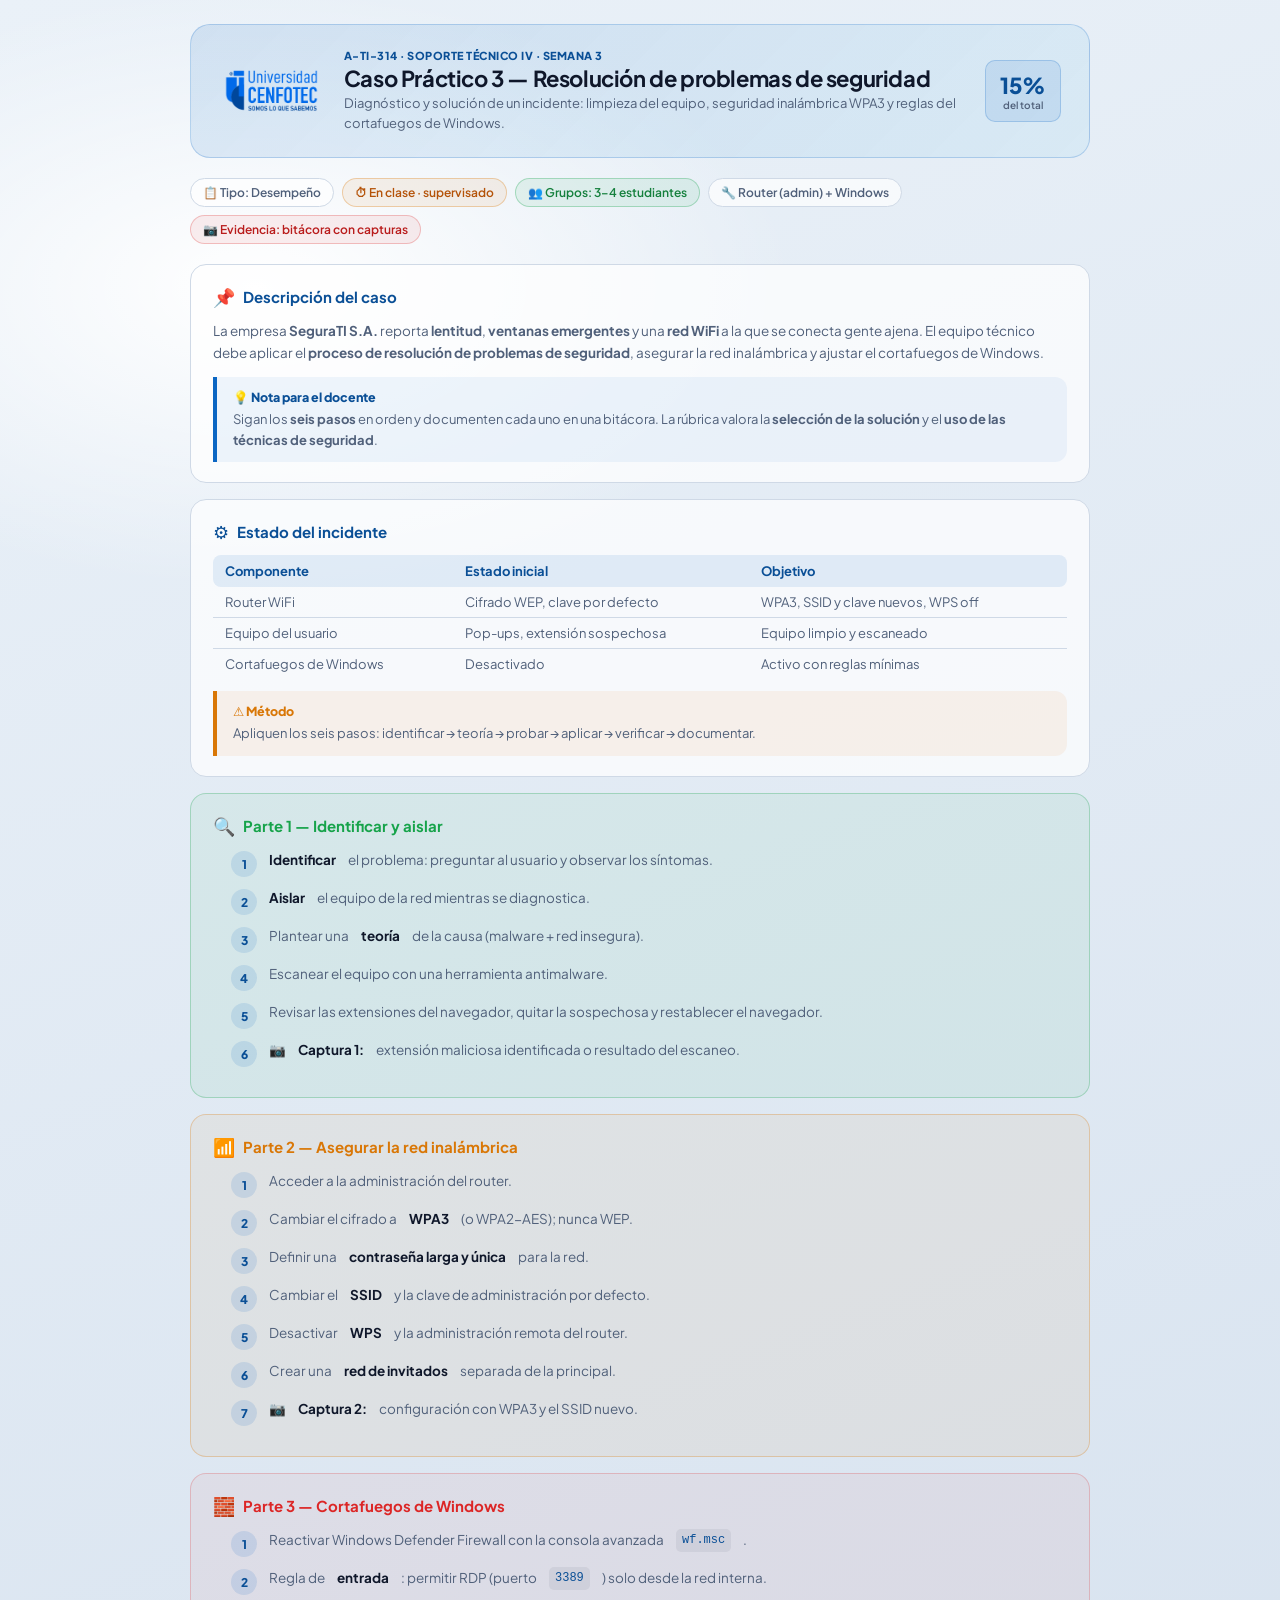
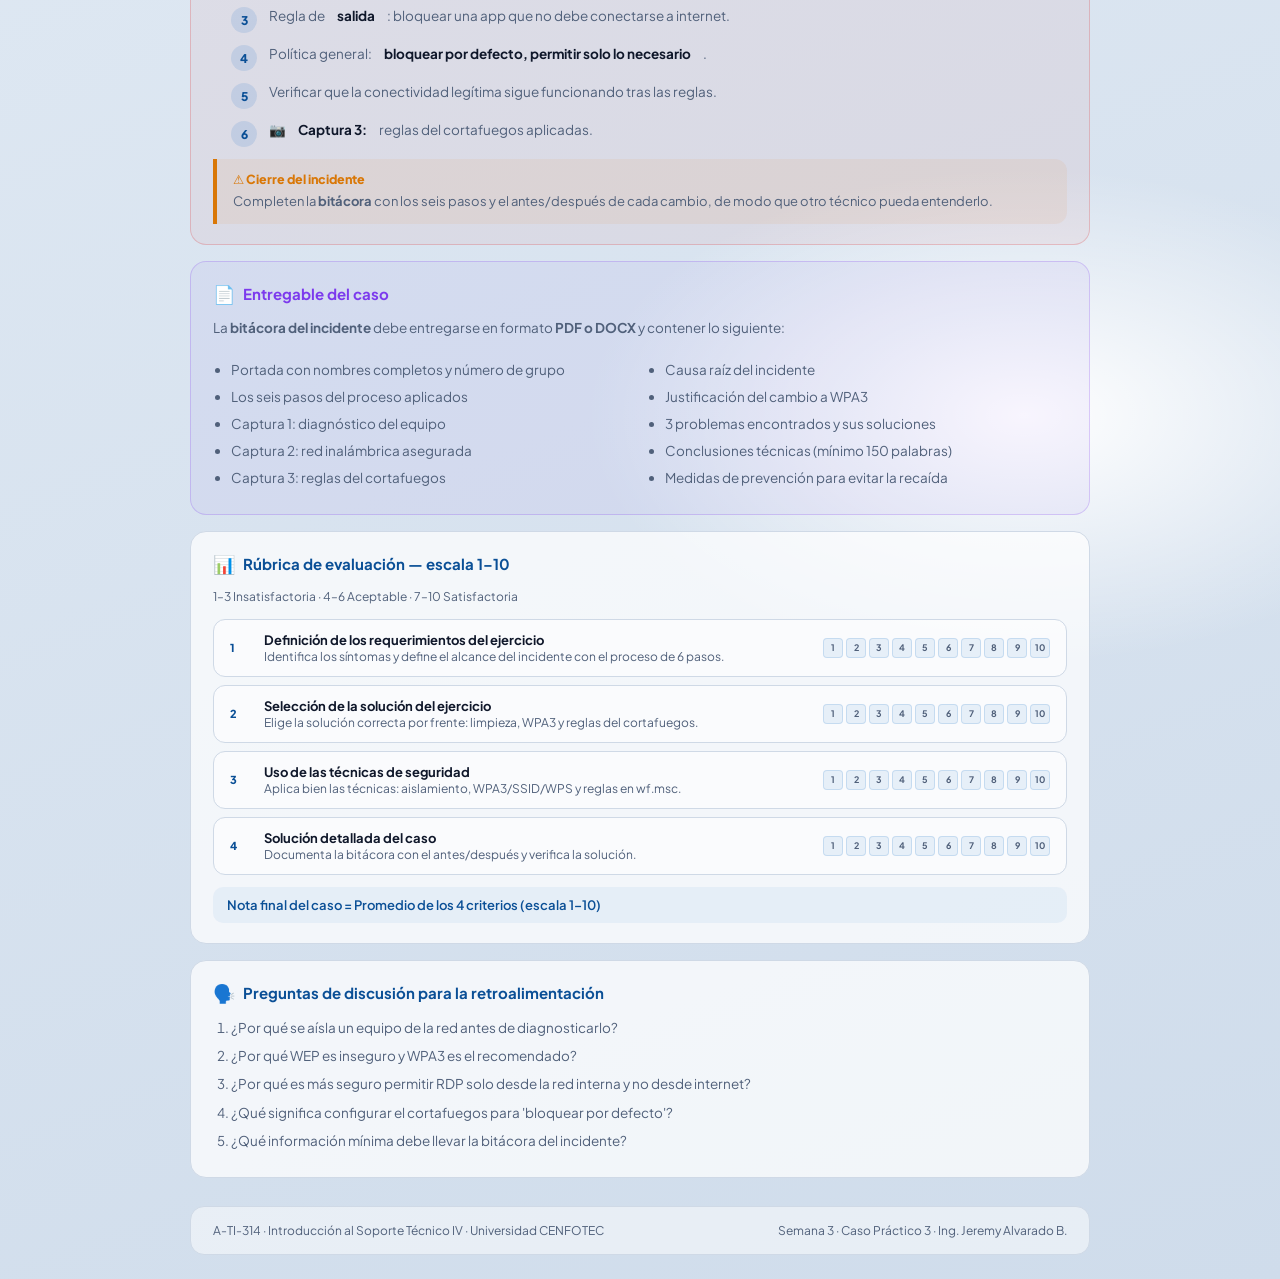
<file: caso-practico-3/CP3-Resolucion-de-Problemas-de-Seguridad.html>
<!doctype html>
<html lang="es">
<head>
  <meta charset="utf-8"/>
  <meta name="viewport" content="width=device-width,initial-scale=1"/>
  <title>A-TI-314 · Caso Práctico 3 — Resolución de problemas de seguridad</title>
  <style>
    @import url('https://fonts.googleapis.com/css2?family=Plus+Jakarta+Sans:wght@400;500;600;700;800;900&display=swap');
    :root{
      --brand:#0b66c3; --brand2:#0a4f96; --accent:#0ea5e9;
      --green:#16a34a; --amber:#d97706; --red:#dc2626; --purple:#7c3aed;
      --text:#0f172a; --muted:#50607a; --stroke:#cfd9e6; --stroke2:#b9c8da;
    }
    *{box-sizing:border-box}
    body{
      margin:0; font-family:'Plus Jakarta Sans',ui-sans-serif,system-ui,sans-serif;
      color:var(--text);
      background: radial-gradient(900px 500px at 20% 10%,#ffffff,rgba(255,255,255,0) 60%),
                  radial-gradient(800px 450px at 80% 70%,#ffffff,rgba(255,255,255,0) 55%),
                  linear-gradient(160deg,#eaf1f8,#cfdceb);
      min-height:100vh; padding:24px 16px;
    }
    .shell{ max-width:900px; margin:0 auto; }
    .header{
      background:linear-gradient(135deg,rgba(11,102,195,.12),rgba(14,165,233,.06));
      border:1px solid rgba(11,102,195,.22); border-radius:20px;
      padding:24px 28px; margin-bottom:20px; display:flex; align-items:center; gap:20px;
    }
    .header img{ height:44px; width:auto; }
    .header .htxt{ flex:1; }
    .header .htxt .tag{ font-size:11px; font-weight:800; color:var(--brand2); text-transform:uppercase; letter-spacing:.5px; margin-bottom:4px; }
    .header .htxt h1{ margin:0 0 4px; font-size:22px; letter-spacing:-.4px; line-height:1.1; }
    .header .htxt p{ margin:0; color:var(--muted); font-size:13px; line-height:1.5; }
    .badge{ background:rgba(11,102,195,.10); border:1px solid rgba(11,102,195,.22); border-radius:10px; padding:10px 14px; text-align:center; flex-shrink:0; }
    .badge .bv{ font-size:22px; font-weight:900; color:var(--brand2); letter-spacing:-.4px; }
    .badge .bl{ font-size:10px; color:var(--muted); font-weight:600; }
    .meta{ display:flex; flex-wrap:wrap; gap:8px; margin-bottom:20px; }
    .pill{
      display:inline-flex; align-items:center; gap:6px; padding:6px 12px;
      border-radius:999px; border:1px solid var(--stroke); background:rgba(255,255,255,.7);
      font-size:12px; font-weight:600; color:var(--muted);
    }
    .pill.green{ border-color:rgba(22,163,74,.3); background:rgba(22,163,74,.08); color:#15803d; }
    .pill.amber{ border-color:rgba(217,119,6,.3); background:rgba(217,119,6,.08); color:#b45309; }
    .pill.red{ border-color:rgba(220,38,38,.25); background:rgba(220,38,38,.07); color:#b91c1c; }
    .card{
      background:rgba(255,255,255,.72); border:1px solid var(--stroke);
      border-radius:16px; padding:20px 22px; margin-bottom:16px;
    }
    .card h2{ margin:0 0 12px; font-size:15px; color:var(--brand2); display:flex; align-items:center; gap:8px; }
    .card h2 .icon{ font-size:18px; }
    .card p{ margin:0 0 8px; color:var(--muted); font-size:13.5px; line-height:1.65; }
    .card p:last-child{ margin-bottom:0; }
    .card ul, .card ol{ margin:8px 0 0; padding-left:18px; color:var(--muted); font-size:13.5px; line-height:1.7; }
    .card li{ margin:4px 0; }
    .card.green{ border-color:rgba(22,163,74,.28); background:rgba(22,163,74,.06); }
    .card.green h2{ color:var(--green); }
    .card.amber{ border-color:rgba(217,119,6,.28); background:rgba(217,119,6,.06); }
    .card.amber h2{ color:var(--amber); }
    .card.red{ border-color:rgba(220,38,38,.22); background:rgba(220,38,38,.05); }
    .card.red h2{ color:var(--red); }
    .card.purple{ border-color:rgba(124,58,237,.22); background:rgba(124,58,237,.05); }
    .card.purple h2{ color:var(--purple); }
    .steps{ list-style:none; padding:0; margin:10px 0 0; counter-reset:step; }
    .steps li{
      counter-increment:step; display:flex; align-items:flex-start; gap:12px;
      font-size:13.5px; color:var(--muted); line-height:1.6; margin:10px 0;
    }
    .steps li::before{
      content:counter(step); min-width:26px; height:26px; border-radius:999px;
      background:rgba(11,102,195,.12); color:var(--brand2); font-weight:800; font-size:12px;
      display:flex; align-items:center; justify-content:center; flex-shrink:0; margin-top:2px;
    }
    .steps li b{ color:var(--text); }
    code{ background:rgba(15,23,42,.06); padding:2px 6px; border-radius:5px; font-size:12px; font-family:monospace; color:var(--brand2); }
    .tbl{ width:100%; border-collapse:collapse; font-size:13px; margin-top:10px; }
    .tbl th{ background:rgba(11,102,195,.10); color:var(--brand2); padding:8px 12px; text-align:left; font-weight:700; }
    .tbl th:first-child{ border-radius:8px 0 0 8px; }
    .tbl th:last-child{ border-radius:0 8px 8px 0; }
    .tbl td{ padding:7px 12px; color:var(--muted); border-bottom:1px solid var(--stroke); }
    .tbl tr:last-child td{ border-bottom:none; }
    .rubric-item{
      display:flex; align-items:center; gap:12px; padding:12px 16px;
      background:rgba(255,255,255,.6); border:1px solid var(--stroke);
      border-radius:12px; margin:8px 0;
    }
    .rubric-num{ font-size:11px; font-weight:800; color:var(--brand2); min-width:22px; }
    .rubric-text{ flex:1; font-size:13px; color:var(--text); }
    .rubric-score{ display:flex; gap:3px; align-items:center; }
    .rubric-score span{
      width:20px; height:20px; border-radius:4px; background:rgba(11,102,195,.08);
      border:1px solid rgba(11,102,195,.15); font-size:9px; font-weight:700;
      color:var(--muted); display:flex; align-items:center; justify-content:center;
    }
    .alert{
      border-left:4px solid var(--amber); background:rgba(217,119,6,.07);
      border-radius:0 12px 12px 0; padding:12px 16px; margin-top:12px;
    }
    .alert .atitle{ font-weight:800; font-size:12.5px; color:var(--amber); margin-bottom:4px; }
    .alert p{ margin:0; font-size:13px; color:var(--muted); line-height:1.6; }
    .info{
      border-left:4px solid var(--brand); background:rgba(11,102,195,.06);
      border-radius:0 12px 12px 0; padding:12px 16px; margin-top:12px;
    }
    .info .ititle{ font-weight:800; font-size:12.5px; color:var(--brand2); margin-bottom:4px; }
    .info p{ margin:0; font-size:13px; color:var(--muted); line-height:1.6; }
    .g2{ display:grid; grid-template-columns:1fr 1fr; gap:14px; }
    @media(max-width:640px){ .g2{ grid-template-columns:1fr; } }
    .footer{
      margin-top:28px; padding:16px 22px;
      background:rgba(255,255,255,.5); border:1px solid var(--stroke);
      border-radius:14px; display:flex; justify-content:space-between; align-items:center;
      flex-wrap:wrap; gap:10px; font-size:12px; color:var(--muted);
    }
    @media print{ body{ background:white; padding:0; } .shell{ max-width:100%; } }
</style>
</head>
<body>
<div class="shell">

  <div class="header">
    <img src="../logo-cenfo.png" alt="CENFOTEC" onerror="this.style.display='none'"/>
    <div class="htxt">
      <div class="tag">A-TI-314 · Soporte Técnico IV · Semana 3</div>
      <h1>Caso Práctico 3 — Resolución de problemas de seguridad</h1>
      <p>Diagnóstico y solución de un incidente: limpieza del equipo, seguridad inalámbrica WPA3 y reglas del cortafuegos de Windows.</p>
    </div>
    <div class="badge"><div class="bv">15%</div><div class="bl">del total</div></div>
  </div>

  <div class="meta"><span class="pill">📋 Tipo: Desempeño</span><span class="pill amber">⏱ En clase · supervisado</span><span class="pill green">👥 Grupos: 3–4 estudiantes</span><span class="pill">🔧 Router (admin) + Windows</span><span class="pill red">📷 Evidencia: bitácora con capturas</span></div>


  <div class="card">
    <h2><span class="icon">📌</span> Descripción del caso</h2>
    <p>La empresa <b>SeguraTI S.A.</b> reporta <b>lentitud</b>, <b>ventanas emergentes</b> y una <b>red WiFi</b> a la que
       se conecta gente ajena. El equipo técnico debe aplicar el <b>proceso de resolución de problemas de seguridad</b>,
       asegurar la red inalámbrica y ajustar el cortafuegos de Windows.</p>
    <div class="info">
      <div class="ititle">💡 Nota para el docente</div>
      <p>Sigan los <b>seis pasos</b> en orden y documenten cada uno en una bitácora. La rúbrica valora la
      <b>selección de la solución</b> y el <b>uso de las técnicas de seguridad</b>.</p>
    </div>
  </div>

  <div class="card">
    <h2><span class="icon">⚙️</span> Estado del incidente</h2>
    <table class="tbl">
      <thead><tr><th>Componente</th><th>Estado inicial</th><th>Objetivo</th></tr></thead>
      <tbody>
        <tr><td>Router WiFi</td><td>Cifrado WEP, clave por defecto</td><td>WPA3, SSID y clave nuevos, WPS off</td></tr>
        <tr><td>Equipo del usuario</td><td>Pop-ups, extensión sospechosa</td><td>Equipo limpio y escaneado</td></tr>
        <tr><td>Cortafuegos de Windows</td><td>Desactivado</td><td>Activo con reglas mínimas</td></tr>
      </tbody>
    </table>
    <div class="alert">
      <div class="atitle">⚠️ Método</div>
      <p>Apliquen los seis pasos: identificar → teoría → probar → aplicar → verificar → documentar.</p>
    </div>
  </div>

  <div class="card green">
    <h2><span class="icon">🔍</span> Parte 1 — Identificar y aislar</h2>
    <ol class="steps">
      <li><b>Identificar</b> el problema: preguntar al usuario y observar los síntomas.</li>
      <li><b>Aislar</b> el equipo de la red mientras se diagnostica.</li>
      <li>Plantear una <b>teoría</b> de la causa (malware + red insegura).</li>
      <li>Escanear el equipo con una herramienta antimalware.</li>
      <li>Revisar las extensiones del navegador, quitar la sospechosa y restablecer el navegador.</li>
      <li>📷 <b>Captura 1:</b> extensión maliciosa identificada o resultado del escaneo.</li>
    </ol>
  </div>

  <div class="card amber">
    <h2><span class="icon">📶</span> Parte 2 — Asegurar la red inalámbrica</h2>
    <ol class="steps">
      <li>Acceder a la administración del router.</li>
      <li>Cambiar el cifrado a <b>WPA3</b> (o WPA2-AES); nunca WEP.</li>
      <li>Definir una <b>contraseña larga y única</b> para la red.</li>
      <li>Cambiar el <b>SSID</b> y la clave de administración por defecto.</li>
      <li>Desactivar <b>WPS</b> y la administración remota del router.</li>
      <li>Crear una <b>red de invitados</b> separada de la principal.</li>
      <li>📷 <b>Captura 2:</b> configuración con WPA3 y el SSID nuevo.</li>
    </ol>
  </div>

  <div class="card red">
    <h2><span class="icon">🧱</span> Parte 3 — Cortafuegos de Windows</h2>
    <ol class="steps">
      <li>Reactivar Windows Defender Firewall con la consola avanzada <code>wf.msc</code>.</li>
      <li>Regla de <b>entrada</b>: permitir RDP (puerto <code>3389</code>) solo desde la red interna.</li>
      <li>Regla de <b>salida</b>: bloquear una app que no debe conectarse a internet.</li>
      <li>Política general: <b>bloquear por defecto, permitir solo lo necesario</b>.</li>
      <li>Verificar que la conectividad legítima sigue funcionando tras las reglas.</li>
      <li>📷 <b>Captura 3:</b> reglas del cortafuegos aplicadas.</li>
    </ol>
    <div class="alert">
      <div class="atitle">⚠️ Cierre del incidente</div>
      <p>Completen la <b>bitácora</b> con los seis pasos y el antes/después de cada cambio, de modo que otro técnico pueda entenderlo.</p>
    </div>
  </div>

  <div class="card purple">
    <h2><span class="icon">📄</span> Entregable del caso</h2>
    <p>La <b>bitácora del incidente</b> debe entregarse en formato <b>PDF o DOCX</b> y contener lo siguiente:</p>
    <div class="g2">
      <ul>
        <li>Portada con nombres completos y número de grupo</li>
        <li>Los seis pasos del proceso aplicados</li>
        <li>Captura 1: diagnóstico del equipo</li>
        <li>Captura 2: red inalámbrica asegurada</li>
        <li>Captura 3: reglas del cortafuegos</li>
      </ul>
      <ul>
        <li>Causa raíz del incidente</li>
        <li>Justificación del cambio a WPA3</li>
        <li>3 problemas encontrados y sus soluciones</li>
        <li>Conclusiones técnicas (mínimo 150 palabras)</li>
        <li>Medidas de prevención para evitar la recaída</li>
      </ul>
    </div>
  </div>

  <div class="card">
    <h2><span class="icon">📊</span> Rúbrica de evaluación — escala 1–10</h2>
    <p style="font-size:12px;color:var(--muted);margin-bottom:12px">1–3 Insatisfactoria · 4–6 Aceptable · 7–10 Satisfactoria</p>
    <div class="rubric-item">
      <div class="rubric-num">1</div>
      <div class="rubric-text"><b>Definición de los requerimientos del ejercicio</b><br><span style="font-size:12px;color:var(--muted)">Identifica los síntomas y define el alcance del incidente con el proceso de 6 pasos.</span></div>
      <div class="rubric-score"><span>1</span><span>2</span><span>3</span><span>4</span><span>5</span><span>6</span><span>7</span><span>8</span><span>9</span><span>10</span></div>
    </div>
    <div class="rubric-item">
      <div class="rubric-num">2</div>
      <div class="rubric-text"><b>Selección de la solución del ejercicio</b><br><span style="font-size:12px;color:var(--muted)">Elige la solución correcta por frente: limpieza, WPA3 y reglas del cortafuegos.</span></div>
      <div class="rubric-score"><span>1</span><span>2</span><span>3</span><span>4</span><span>5</span><span>6</span><span>7</span><span>8</span><span>9</span><span>10</span></div>
    </div>
    <div class="rubric-item">
      <div class="rubric-num">3</div>
      <div class="rubric-text"><b>Uso de las técnicas de seguridad</b><br><span style="font-size:12px;color:var(--muted)">Aplica bien las técnicas: aislamiento, WPA3/SSID/WPS y reglas en wf.msc.</span></div>
      <div class="rubric-score"><span>1</span><span>2</span><span>3</span><span>4</span><span>5</span><span>6</span><span>7</span><span>8</span><span>9</span><span>10</span></div>
    </div>
    <div class="rubric-item">
      <div class="rubric-num">4</div>
      <div class="rubric-text"><b>Solución detallada del caso</b><br><span style="font-size:12px;color:var(--muted)">Documenta la bitácora con el antes/después y verifica la solución.</span></div>
      <div class="rubric-score"><span>1</span><span>2</span><span>3</span><span>4</span><span>5</span><span>6</span><span>7</span><span>8</span><span>9</span><span>10</span></div>
    </div>
    <div style="margin-top:12px;padding:10px 14px;background:rgba(11,102,195,.06);border-radius:10px;font-size:13px;color:var(--brand2);font-weight:600">
      Nota final del caso = Promedio de los 4 criterios (escala 1–10)
    </div>
  </div>
  <div class="card">
    <h2><span class="icon">🗣️</span> Preguntas de discusión para la retroalimentación</h2>
    <ol style="margin:0;padding-left:18px;color:var(--muted);font-size:13.5px;line-height:1.8"><li>¿Por qué se aísla un equipo de la red antes de diagnosticarlo?</li><li>¿Por qué WEP es inseguro y WPA3 es el recomendado?</li><li>¿Por qué es más seguro permitir RDP solo desde la red interna y no desde internet?</li><li>¿Qué significa configurar el cortafuegos para 'bloquear por defecto'?</li><li>¿Qué información mínima debe llevar la bitácora del incidente?</li></ol>
  </div>

  <div class="footer">
    <span>A-TI-314 · Introducción al Soporte Técnico IV · Universidad CENFOTEC</span>
    <span>Semana 3 · Caso Práctico 3 · Ing. Jeremy Alvarado B.</span>
  </div>

</div>
</body>
</html>
</file>
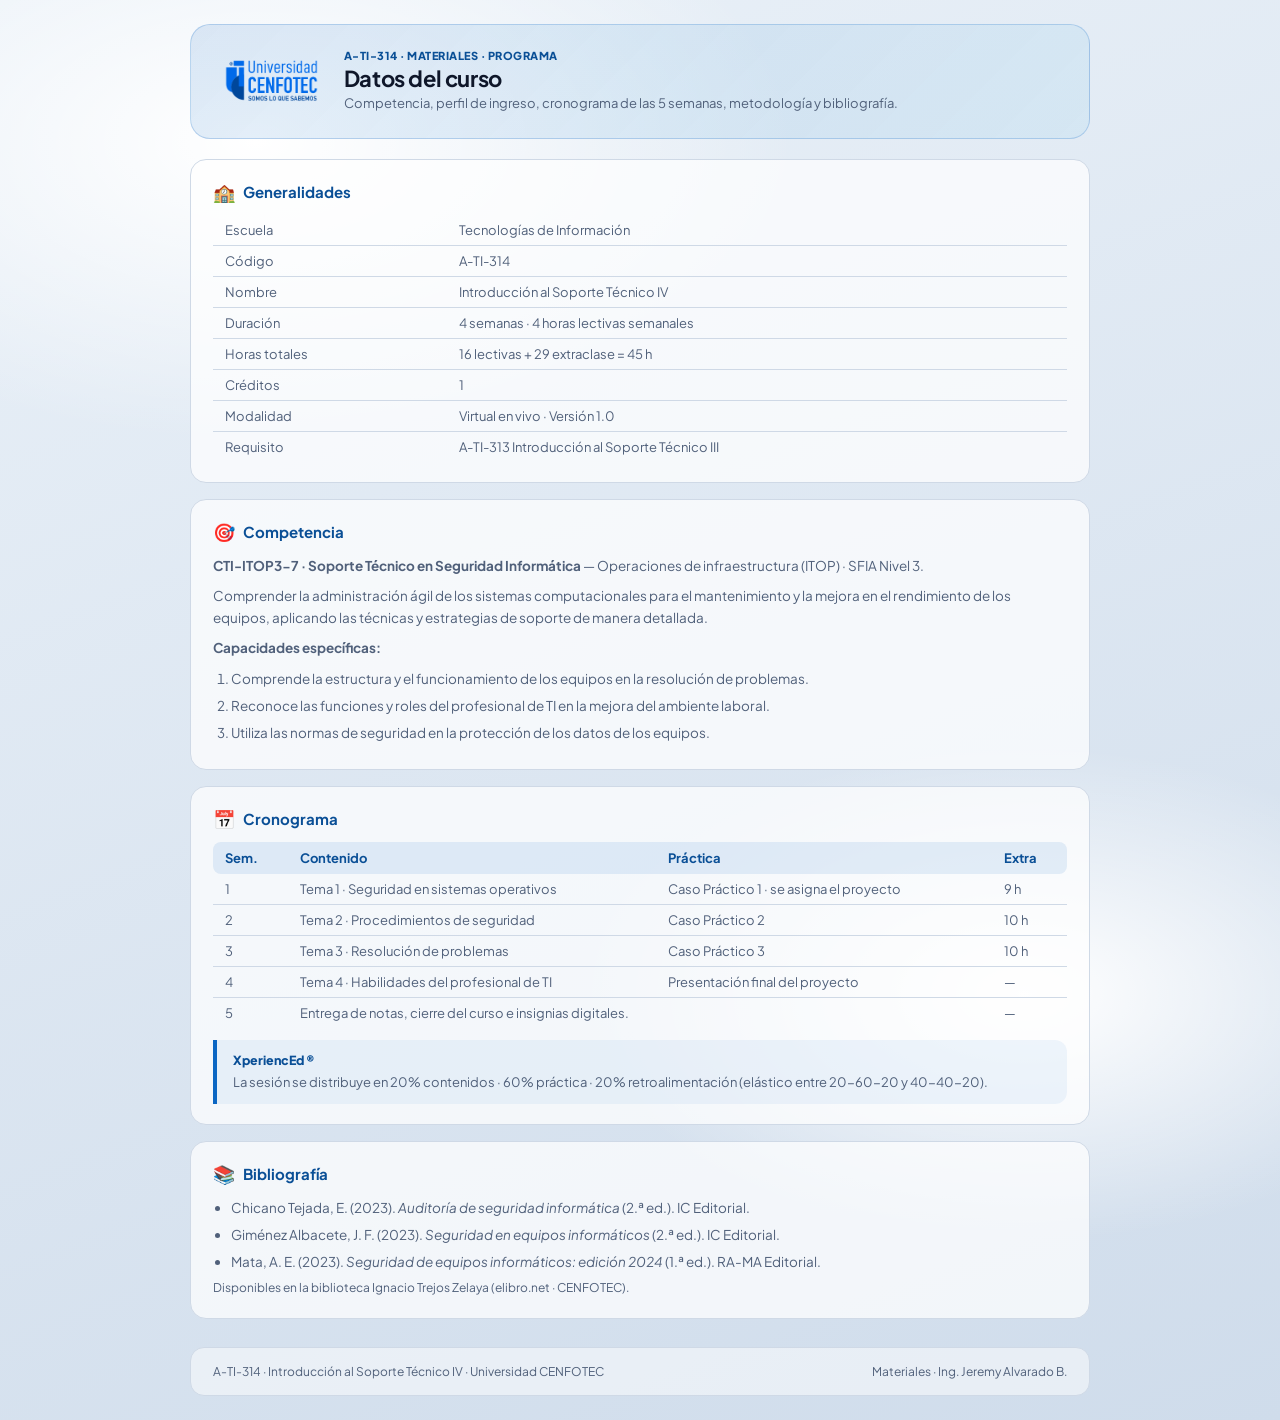
<file: materiales/datos-del-curso.html>
<!doctype html>
<html lang="es">
<head>
  <meta charset="utf-8"/>
  <meta name="viewport" content="width=device-width,initial-scale=1"/>
  <title>A-TI-314 · Datos del curso</title>
  <style>
    @import url('https://fonts.googleapis.com/css2?family=Plus+Jakarta+Sans:wght@400;500;600;700;800;900&display=swap');
    :root{
      --brand:#0b66c3; --brand2:#0a4f96; --accent:#0ea5e9;
      --green:#16a34a; --amber:#d97706; --red:#dc2626; --purple:#7c3aed;
      --text:#0f172a; --muted:#50607a; --stroke:#cfd9e6; --stroke2:#b9c8da;
    }
    *{box-sizing:border-box}
    body{
      margin:0; font-family:'Plus Jakarta Sans',ui-sans-serif,system-ui,sans-serif;
      color:var(--text);
      background: radial-gradient(900px 500px at 20% 10%,#ffffff,rgba(255,255,255,0) 60%),
                  radial-gradient(800px 450px at 80% 70%,#ffffff,rgba(255,255,255,0) 55%),
                  linear-gradient(160deg,#eaf1f8,#cfdceb);
      min-height:100vh; padding:24px 16px;
    }
    .shell{ max-width:900px; margin:0 auto; }
    .header{
      background:linear-gradient(135deg,rgba(11,102,195,.12),rgba(14,165,233,.06));
      border:1px solid rgba(11,102,195,.22); border-radius:20px;
      padding:24px 28px; margin-bottom:20px; display:flex; align-items:center; gap:20px;
    }
    .header img{ height:44px; width:auto; }
    .header .htxt{ flex:1; }
    .header .htxt .tag{ font-size:11px; font-weight:800; color:var(--brand2); text-transform:uppercase; letter-spacing:.5px; margin-bottom:4px; }
    .header .htxt h1{ margin:0 0 4px; font-size:22px; letter-spacing:-.4px; line-height:1.1; }
    .header .htxt p{ margin:0; color:var(--muted); font-size:13px; line-height:1.5; }
    .badge{ background:rgba(11,102,195,.10); border:1px solid rgba(11,102,195,.22); border-radius:10px; padding:10px 14px; text-align:center; flex-shrink:0; }
    .badge .bv{ font-size:22px; font-weight:900; color:var(--brand2); letter-spacing:-.4px; }
    .badge .bl{ font-size:10px; color:var(--muted); font-weight:600; }
    .meta{ display:flex; flex-wrap:wrap; gap:8px; margin-bottom:20px; }
    .pill{
      display:inline-flex; align-items:center; gap:6px; padding:6px 12px;
      border-radius:999px; border:1px solid var(--stroke); background:rgba(255,255,255,.7);
      font-size:12px; font-weight:600; color:var(--muted);
    }
    .pill.green{ border-color:rgba(22,163,74,.3); background:rgba(22,163,74,.08); color:#15803d; }
    .pill.amber{ border-color:rgba(217,119,6,.3); background:rgba(217,119,6,.08); color:#b45309; }
    .pill.red{ border-color:rgba(220,38,38,.25); background:rgba(220,38,38,.07); color:#b91c1c; }
    .card{
      background:rgba(255,255,255,.72); border:1px solid var(--stroke);
      border-radius:16px; padding:20px 22px; margin-bottom:16px;
    }
    .card h2{ margin:0 0 12px; font-size:15px; color:var(--brand2); display:flex; align-items:center; gap:8px; }
    .card h2 .icon{ font-size:18px; }
    .card p{ margin:0 0 8px; color:var(--muted); font-size:13.5px; line-height:1.65; }
    .card p:last-child{ margin-bottom:0; }
    .card ul, .card ol{ margin:8px 0 0; padding-left:18px; color:var(--muted); font-size:13.5px; line-height:1.7; }
    .card li{ margin:4px 0; }
    .card.green{ border-color:rgba(22,163,74,.28); background:rgba(22,163,74,.06); }
    .card.green h2{ color:var(--green); }
    .card.amber{ border-color:rgba(217,119,6,.28); background:rgba(217,119,6,.06); }
    .card.amber h2{ color:var(--amber); }
    .card.red{ border-color:rgba(220,38,38,.22); background:rgba(220,38,38,.05); }
    .card.red h2{ color:var(--red); }
    .card.purple{ border-color:rgba(124,58,237,.22); background:rgba(124,58,237,.05); }
    .card.purple h2{ color:var(--purple); }
    .steps{ list-style:none; padding:0; margin:10px 0 0; counter-reset:step; }
    .steps li{
      counter-increment:step; display:flex; align-items:flex-start; gap:12px;
      font-size:13.5px; color:var(--muted); line-height:1.6; margin:10px 0;
    }
    .steps li::before{
      content:counter(step); min-width:26px; height:26px; border-radius:999px;
      background:rgba(11,102,195,.12); color:var(--brand2); font-weight:800; font-size:12px;
      display:flex; align-items:center; justify-content:center; flex-shrink:0; margin-top:2px;
    }
    .steps li b{ color:var(--text); }
    code{ background:rgba(15,23,42,.06); padding:2px 6px; border-radius:5px; font-size:12px; font-family:monospace; color:var(--brand2); }
    .tbl{ width:100%; border-collapse:collapse; font-size:13px; margin-top:10px; }
    .tbl th{ background:rgba(11,102,195,.10); color:var(--brand2); padding:8px 12px; text-align:left; font-weight:700; }
    .tbl th:first-child{ border-radius:8px 0 0 8px; }
    .tbl th:last-child{ border-radius:0 8px 8px 0; }
    .tbl td{ padding:7px 12px; color:var(--muted); border-bottom:1px solid var(--stroke); }
    .tbl tr:last-child td{ border-bottom:none; }
    .rubric-item{
      display:flex; align-items:center; gap:12px; padding:12px 16px;
      background:rgba(255,255,255,.6); border:1px solid var(--stroke);
      border-radius:12px; margin:8px 0;
    }
    .rubric-num{ font-size:11px; font-weight:800; color:var(--brand2); min-width:22px; }
    .rubric-text{ flex:1; font-size:13px; color:var(--text); }
    .rubric-score{ display:flex; gap:3px; align-items:center; }
    .rubric-score span{
      width:20px; height:20px; border-radius:4px; background:rgba(11,102,195,.08);
      border:1px solid rgba(11,102,195,.15); font-size:9px; font-weight:700;
      color:var(--muted); display:flex; align-items:center; justify-content:center;
    }
    .alert{
      border-left:4px solid var(--amber); background:rgba(217,119,6,.07);
      border-radius:0 12px 12px 0; padding:12px 16px; margin-top:12px;
    }
    .alert .atitle{ font-weight:800; font-size:12.5px; color:var(--amber); margin-bottom:4px; }
    .alert p{ margin:0; font-size:13px; color:var(--muted); line-height:1.6; }
    .info{
      border-left:4px solid var(--brand); background:rgba(11,102,195,.06);
      border-radius:0 12px 12px 0; padding:12px 16px; margin-top:12px;
    }
    .info .ititle{ font-weight:800; font-size:12.5px; color:var(--brand2); margin-bottom:4px; }
    .info p{ margin:0; font-size:13px; color:var(--muted); line-height:1.6; }
    .g2{ display:grid; grid-template-columns:1fr 1fr; gap:14px; }
    @media(max-width:640px){ .g2{ grid-template-columns:1fr; } }
    .footer{
      margin-top:28px; padding:16px 22px;
      background:rgba(255,255,255,.5); border:1px solid var(--stroke);
      border-radius:14px; display:flex; justify-content:space-between; align-items:center;
      flex-wrap:wrap; gap:10px; font-size:12px; color:var(--muted);
    }
    @media print{ body{ background:white; padding:0; } .shell{ max-width:100%; } }
</style>
</head>
<body>
<div class="shell">
  <div class="header">
    <img src="../logo-cenfo.png" alt="CENFOTEC" onerror="this.style.display='none'"/>
    <div class="htxt"><div class="tag">A-TI-314 · Materiales · Programa</div><h1>Datos del curso</h1><p>Competencia, perfil de ingreso, cronograma de las 5 semanas, metodología y bibliografía.</p></div>
    
  </div>
  

  <div class="card">
    <h2><span class="icon">🏫</span> Generalidades</h2>
    <table class="tbl">
      <tbody>
        <tr><td>Escuela</td><td>Tecnologías de Información</td></tr>
        <tr><td>Código</td><td>A-TI-314</td></tr>
        <tr><td>Nombre</td><td>Introducción al Soporte Técnico IV</td></tr>
        <tr><td>Duración</td><td>4 semanas · 4 horas lectivas semanales</td></tr>
        <tr><td>Horas totales</td><td>16 lectivas + 29 extraclase = 45 h</td></tr>
        <tr><td>Créditos</td><td>1</td></tr>
        <tr><td>Modalidad</td><td>Virtual en vivo · Versión 1.0</td></tr>
        <tr><td>Requisito</td><td>A-TI-313 Introducción al Soporte Técnico III</td></tr>
      </tbody>
    </table>
  </div>

  <div class="card">
    <h2><span class="icon">🎯</span> Competencia</h2>
    <p><b>CTI-ITOP3-7 · Soporte Técnico en Seguridad Informática</b> — Operaciones de infraestructura (ITOP) · SFIA Nivel 3.</p>
    <p>Comprender la administración ágil de los sistemas computacionales para el mantenimiento y la mejora en el rendimiento de los equipos, aplicando las técnicas y estrategias de soporte de manera detallada.</p>
    <p style="margin-top:8px"><b>Capacidades específicas:</b></p>
    <ol>
      <li>Comprende la estructura y el funcionamiento de los equipos en la resolución de problemas.</li>
      <li>Reconoce las funciones y roles del profesional de TI en la mejora del ambiente laboral.</li>
      <li>Utiliza las normas de seguridad en la protección de los datos de los equipos.</li>
    </ol>
  </div>

  <div class="card">
    <h2><span class="icon">📅</span> Cronograma</h2>
    <table class="tbl">
      <thead><tr><th>Sem.</th><th>Contenido</th><th>Práctica</th><th>Extra</th></tr></thead>
      <tbody>
        <tr><td>1</td><td>Tema 1 · Seguridad en sistemas operativos</td><td>Caso Práctico 1 · se asigna el proyecto</td><td>9 h</td></tr>
        <tr><td>2</td><td>Tema 2 · Procedimientos de seguridad</td><td>Caso Práctico 2</td><td>10 h</td></tr>
        <tr><td>3</td><td>Tema 3 · Resolución de problemas</td><td>Caso Práctico 3</td><td>10 h</td></tr>
        <tr><td>4</td><td>Tema 4 · Habilidades del profesional de TI</td><td>Presentación final del proyecto</td><td>—</td></tr>
        <tr><td>5</td><td colspan="2">Entrega de notas, cierre del curso e insignias digitales.</td><td>—</td></tr>
      </tbody>
    </table>
    <div class="info">
      <div class="ititle">XperiencEd ®</div>
      <p>La sesión se distribuye en 20% contenidos · 60% práctica · 20% retroalimentación (elástico entre 20-60-20 y 40-40-20).</p>
    </div>
  </div>

  <div class="card">
    <h2><span class="icon">📚</span> Bibliografía</h2>
    <ul>
      <li>Chicano Tejada, E. (2023). <i>Auditoría de seguridad informática</i> (2.ª ed.). IC Editorial.</li>
      <li>Giménez Albacete, J. F. (2023). <i>Seguridad en equipos informáticos</i> (2.ª ed.). IC Editorial.</li>
      <li>Mata, A. E. (2023). <i>Seguridad de equipos informáticos: edición 2024</i> (1.ª ed.). RA-MA Editorial.</li>
    </ul>
    <p style="font-size:12px">Disponibles en la biblioteca Ignacio Trejos Zelaya (elibro.net · CENFOTEC).</p>
  </div>

  <div class="footer"><span>A-TI-314 · Introducción al Soporte Técnico IV · Universidad CENFOTEC</span><span>Materiales · Ing. Jeremy Alvarado B.</span></div>
</div>
</body>
</html>
</file>
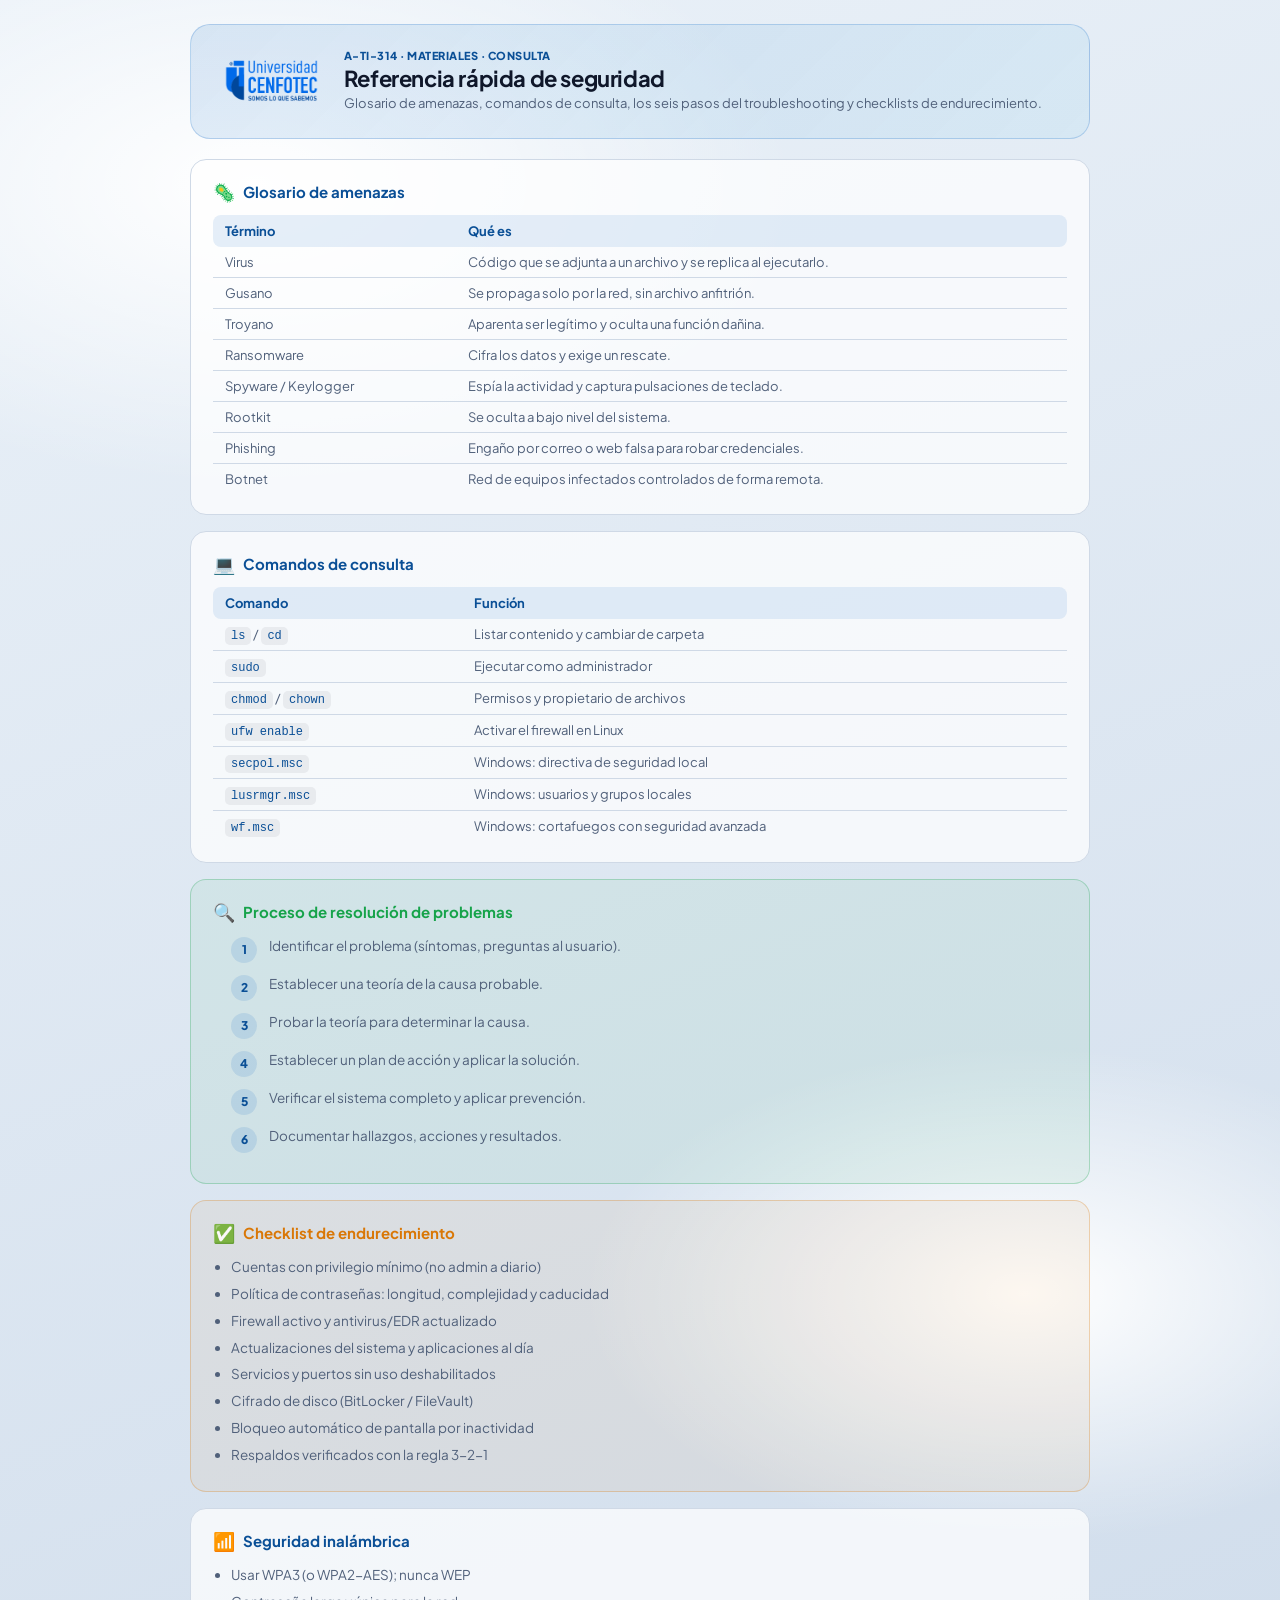
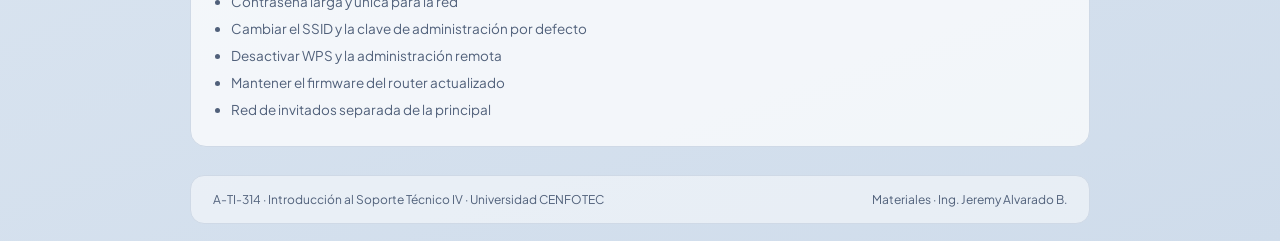
<file: materiales/referencia-rapida.html>
<!doctype html>
<html lang="es">
<head>
  <meta charset="utf-8"/>
  <meta name="viewport" content="width=device-width,initial-scale=1"/>
  <title>A-TI-314 · Referencia rápida de seguridad</title>
  <style>
    @import url('https://fonts.googleapis.com/css2?family=Plus+Jakarta+Sans:wght@400;500;600;700;800;900&display=swap');
    :root{
      --brand:#0b66c3; --brand2:#0a4f96; --accent:#0ea5e9;
      --green:#16a34a; --amber:#d97706; --red:#dc2626; --purple:#7c3aed;
      --text:#0f172a; --muted:#50607a; --stroke:#cfd9e6; --stroke2:#b9c8da;
    }
    *{box-sizing:border-box}
    body{
      margin:0; font-family:'Plus Jakarta Sans',ui-sans-serif,system-ui,sans-serif;
      color:var(--text);
      background: radial-gradient(900px 500px at 20% 10%,#ffffff,rgba(255,255,255,0) 60%),
                  radial-gradient(800px 450px at 80% 70%,#ffffff,rgba(255,255,255,0) 55%),
                  linear-gradient(160deg,#eaf1f8,#cfdceb);
      min-height:100vh; padding:24px 16px;
    }
    .shell{ max-width:900px; margin:0 auto; }
    .header{
      background:linear-gradient(135deg,rgba(11,102,195,.12),rgba(14,165,233,.06));
      border:1px solid rgba(11,102,195,.22); border-radius:20px;
      padding:24px 28px; margin-bottom:20px; display:flex; align-items:center; gap:20px;
    }
    .header img{ height:44px; width:auto; }
    .header .htxt{ flex:1; }
    .header .htxt .tag{ font-size:11px; font-weight:800; color:var(--brand2); text-transform:uppercase; letter-spacing:.5px; margin-bottom:4px; }
    .header .htxt h1{ margin:0 0 4px; font-size:22px; letter-spacing:-.4px; line-height:1.1; }
    .header .htxt p{ margin:0; color:var(--muted); font-size:13px; line-height:1.5; }
    .badge{ background:rgba(11,102,195,.10); border:1px solid rgba(11,102,195,.22); border-radius:10px; padding:10px 14px; text-align:center; flex-shrink:0; }
    .badge .bv{ font-size:22px; font-weight:900; color:var(--brand2); letter-spacing:-.4px; }
    .badge .bl{ font-size:10px; color:var(--muted); font-weight:600; }
    .meta{ display:flex; flex-wrap:wrap; gap:8px; margin-bottom:20px; }
    .pill{
      display:inline-flex; align-items:center; gap:6px; padding:6px 12px;
      border-radius:999px; border:1px solid var(--stroke); background:rgba(255,255,255,.7);
      font-size:12px; font-weight:600; color:var(--muted);
    }
    .pill.green{ border-color:rgba(22,163,74,.3); background:rgba(22,163,74,.08); color:#15803d; }
    .pill.amber{ border-color:rgba(217,119,6,.3); background:rgba(217,119,6,.08); color:#b45309; }
    .pill.red{ border-color:rgba(220,38,38,.25); background:rgba(220,38,38,.07); color:#b91c1c; }
    .card{
      background:rgba(255,255,255,.72); border:1px solid var(--stroke);
      border-radius:16px; padding:20px 22px; margin-bottom:16px;
    }
    .card h2{ margin:0 0 12px; font-size:15px; color:var(--brand2); display:flex; align-items:center; gap:8px; }
    .card h2 .icon{ font-size:18px; }
    .card p{ margin:0 0 8px; color:var(--muted); font-size:13.5px; line-height:1.65; }
    .card p:last-child{ margin-bottom:0; }
    .card ul, .card ol{ margin:8px 0 0; padding-left:18px; color:var(--muted); font-size:13.5px; line-height:1.7; }
    .card li{ margin:4px 0; }
    .card.green{ border-color:rgba(22,163,74,.28); background:rgba(22,163,74,.06); }
    .card.green h2{ color:var(--green); }
    .card.amber{ border-color:rgba(217,119,6,.28); background:rgba(217,119,6,.06); }
    .card.amber h2{ color:var(--amber); }
    .card.red{ border-color:rgba(220,38,38,.22); background:rgba(220,38,38,.05); }
    .card.red h2{ color:var(--red); }
    .card.purple{ border-color:rgba(124,58,237,.22); background:rgba(124,58,237,.05); }
    .card.purple h2{ color:var(--purple); }
    .steps{ list-style:none; padding:0; margin:10px 0 0; counter-reset:step; }
    .steps li{
      counter-increment:step; display:flex; align-items:flex-start; gap:12px;
      font-size:13.5px; color:var(--muted); line-height:1.6; margin:10px 0;
    }
    .steps li::before{
      content:counter(step); min-width:26px; height:26px; border-radius:999px;
      background:rgba(11,102,195,.12); color:var(--brand2); font-weight:800; font-size:12px;
      display:flex; align-items:center; justify-content:center; flex-shrink:0; margin-top:2px;
    }
    .steps li b{ color:var(--text); }
    code{ background:rgba(15,23,42,.06); padding:2px 6px; border-radius:5px; font-size:12px; font-family:monospace; color:var(--brand2); }
    .tbl{ width:100%; border-collapse:collapse; font-size:13px; margin-top:10px; }
    .tbl th{ background:rgba(11,102,195,.10); color:var(--brand2); padding:8px 12px; text-align:left; font-weight:700; }
    .tbl th:first-child{ border-radius:8px 0 0 8px; }
    .tbl th:last-child{ border-radius:0 8px 8px 0; }
    .tbl td{ padding:7px 12px; color:var(--muted); border-bottom:1px solid var(--stroke); }
    .tbl tr:last-child td{ border-bottom:none; }
    .rubric-item{
      display:flex; align-items:center; gap:12px; padding:12px 16px;
      background:rgba(255,255,255,.6); border:1px solid var(--stroke);
      border-radius:12px; margin:8px 0;
    }
    .rubric-num{ font-size:11px; font-weight:800; color:var(--brand2); min-width:22px; }
    .rubric-text{ flex:1; font-size:13px; color:var(--text); }
    .rubric-score{ display:flex; gap:3px; align-items:center; }
    .rubric-score span{
      width:20px; height:20px; border-radius:4px; background:rgba(11,102,195,.08);
      border:1px solid rgba(11,102,195,.15); font-size:9px; font-weight:700;
      color:var(--muted); display:flex; align-items:center; justify-content:center;
    }
    .alert{
      border-left:4px solid var(--amber); background:rgba(217,119,6,.07);
      border-radius:0 12px 12px 0; padding:12px 16px; margin-top:12px;
    }
    .alert .atitle{ font-weight:800; font-size:12.5px; color:var(--amber); margin-bottom:4px; }
    .alert p{ margin:0; font-size:13px; color:var(--muted); line-height:1.6; }
    .info{
      border-left:4px solid var(--brand); background:rgba(11,102,195,.06);
      border-radius:0 12px 12px 0; padding:12px 16px; margin-top:12px;
    }
    .info .ititle{ font-weight:800; font-size:12.5px; color:var(--brand2); margin-bottom:4px; }
    .info p{ margin:0; font-size:13px; color:var(--muted); line-height:1.6; }
    .g2{ display:grid; grid-template-columns:1fr 1fr; gap:14px; }
    @media(max-width:640px){ .g2{ grid-template-columns:1fr; } }
    .footer{
      margin-top:28px; padding:16px 22px;
      background:rgba(255,255,255,.5); border:1px solid var(--stroke);
      border-radius:14px; display:flex; justify-content:space-between; align-items:center;
      flex-wrap:wrap; gap:10px; font-size:12px; color:var(--muted);
    }
    @media print{ body{ background:white; padding:0; } .shell{ max-width:100%; } }
</style>
</head>
<body>
<div class="shell">
  <div class="header">
    <img src="../logo-cenfo.png" alt="CENFOTEC" onerror="this.style.display='none'"/>
    <div class="htxt"><div class="tag">A-TI-314 · Materiales · Consulta</div><h1>Referencia rápida de seguridad</h1><p>Glosario de amenazas, comandos de consulta, los seis pasos del troubleshooting y checklists de endurecimiento.</p></div>
    
  </div>
  

  <div class="card">
    <h2><span class="icon">🦠</span> Glosario de amenazas</h2>
    <table class="tbl">
      <thead><tr><th>Término</th><th>Qué es</th></tr></thead>
      <tbody>
        <tr><td>Virus</td><td>Código que se adjunta a un archivo y se replica al ejecutarlo.</td></tr>
        <tr><td>Gusano</td><td>Se propaga solo por la red, sin archivo anfitrión.</td></tr>
        <tr><td>Troyano</td><td>Aparenta ser legítimo y oculta una función dañina.</td></tr>
        <tr><td>Ransomware</td><td>Cifra los datos y exige un rescate.</td></tr>
        <tr><td>Spyware / Keylogger</td><td>Espía la actividad y captura pulsaciones de teclado.</td></tr>
        <tr><td>Rootkit</td><td>Se oculta a bajo nivel del sistema.</td></tr>
        <tr><td>Phishing</td><td>Engaño por correo o web falsa para robar credenciales.</td></tr>
        <tr><td>Botnet</td><td>Red de equipos infectados controlados de forma remota.</td></tr>
      </tbody>
    </table>
  </div>

  <div class="card">
    <h2><span class="icon">💻</span> Comandos de consulta</h2>
    <table class="tbl">
      <thead><tr><th>Comando</th><th>Función</th></tr></thead>
      <tbody>
        <tr><td><code>ls</code> / <code>cd</code></td><td>Listar contenido y cambiar de carpeta</td></tr>
        <tr><td><code>sudo</code></td><td>Ejecutar como administrador</td></tr>
        <tr><td><code>chmod</code> / <code>chown</code></td><td>Permisos y propietario de archivos</td></tr>
        <tr><td><code>ufw enable</code></td><td>Activar el firewall en Linux</td></tr>
        <tr><td><code>secpol.msc</code></td><td>Windows: directiva de seguridad local</td></tr>
        <tr><td><code>lusrmgr.msc</code></td><td>Windows: usuarios y grupos locales</td></tr>
        <tr><td><code>wf.msc</code></td><td>Windows: cortafuegos con seguridad avanzada</td></tr>
      </tbody>
    </table>
  </div>

  <div class="card green">
    <h2><span class="icon">🔍</span> Proceso de resolución de problemas</h2>
    <ol class="steps">
      <li>Identificar el problema (síntomas, preguntas al usuario).</li>
      <li>Establecer una teoría de la causa probable.</li>
      <li>Probar la teoría para determinar la causa.</li>
      <li>Establecer un plan de acción y aplicar la solución.</li>
      <li>Verificar el sistema completo y aplicar prevención.</li>
      <li>Documentar hallazgos, acciones y resultados.</li>
    </ol>
  </div>

  <div class="card amber">
    <h2><span class="icon">✅</span> Checklist de endurecimiento</h2>
    <ul>
      <li>Cuentas con privilegio mínimo (no admin a diario)</li>
      <li>Política de contraseñas: longitud, complejidad y caducidad</li>
      <li>Firewall activo y antivirus/EDR actualizado</li>
      <li>Actualizaciones del sistema y aplicaciones al día</li>
      <li>Servicios y puertos sin uso deshabilitados</li>
      <li>Cifrado de disco (BitLocker / FileVault)</li>
      <li>Bloqueo automático de pantalla por inactividad</li>
      <li>Respaldos verificados con la regla 3-2-1</li>
    </ul>
  </div>

  <div class="card">
    <h2><span class="icon">📶</span> Seguridad inalámbrica</h2>
    <ul>
      <li>Usar WPA3 (o WPA2-AES); nunca WEP</li>
      <li>Contraseña larga y única para la red</li>
      <li>Cambiar el SSID y la clave de administración por defecto</li>
      <li>Desactivar WPS y la administración remota</li>
      <li>Mantener el firmware del router actualizado</li>
      <li>Red de invitados separada de la principal</li>
    </ul>
  </div>

  <div class="footer"><span>A-TI-314 · Introducción al Soporte Técnico IV · Universidad CENFOTEC</span><span>Materiales · Ing. Jeremy Alvarado B.</span></div>
</div>
</body>
</html>
</file>
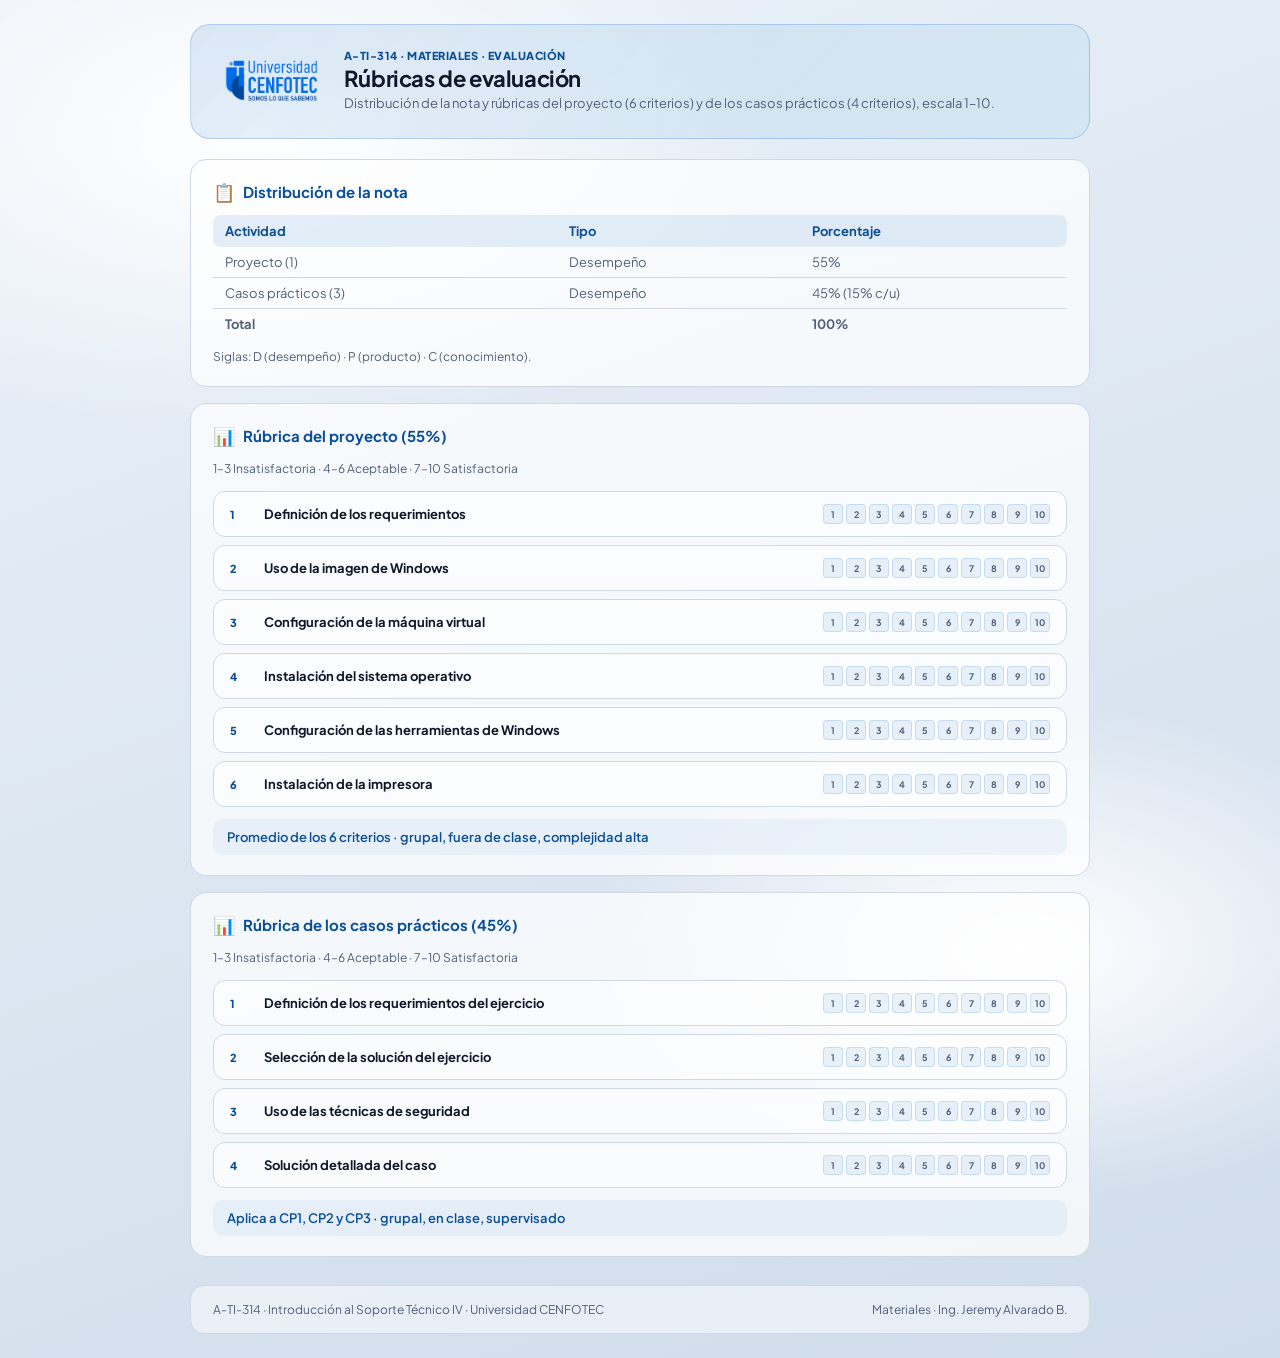
<file: materiales/rubricas.html>
<!doctype html>
<html lang="es">
<head>
  <meta charset="utf-8"/>
  <meta name="viewport" content="width=device-width,initial-scale=1"/>
  <title>A-TI-314 · Rúbricas de evaluación</title>
  <style>
    @import url('https://fonts.googleapis.com/css2?family=Plus+Jakarta+Sans:wght@400;500;600;700;800;900&display=swap');
    :root{
      --brand:#0b66c3; --brand2:#0a4f96; --accent:#0ea5e9;
      --green:#16a34a; --amber:#d97706; --red:#dc2626; --purple:#7c3aed;
      --text:#0f172a; --muted:#50607a; --stroke:#cfd9e6; --stroke2:#b9c8da;
    }
    *{box-sizing:border-box}
    body{
      margin:0; font-family:'Plus Jakarta Sans',ui-sans-serif,system-ui,sans-serif;
      color:var(--text);
      background: radial-gradient(900px 500px at 20% 10%,#ffffff,rgba(255,255,255,0) 60%),
                  radial-gradient(800px 450px at 80% 70%,#ffffff,rgba(255,255,255,0) 55%),
                  linear-gradient(160deg,#eaf1f8,#cfdceb);
      min-height:100vh; padding:24px 16px;
    }
    .shell{ max-width:900px; margin:0 auto; }
    .header{
      background:linear-gradient(135deg,rgba(11,102,195,.12),rgba(14,165,233,.06));
      border:1px solid rgba(11,102,195,.22); border-radius:20px;
      padding:24px 28px; margin-bottom:20px; display:flex; align-items:center; gap:20px;
    }
    .header img{ height:44px; width:auto; }
    .header .htxt{ flex:1; }
    .header .htxt .tag{ font-size:11px; font-weight:800; color:var(--brand2); text-transform:uppercase; letter-spacing:.5px; margin-bottom:4px; }
    .header .htxt h1{ margin:0 0 4px; font-size:22px; letter-spacing:-.4px; line-height:1.1; }
    .header .htxt p{ margin:0; color:var(--muted); font-size:13px; line-height:1.5; }
    .badge{ background:rgba(11,102,195,.10); border:1px solid rgba(11,102,195,.22); border-radius:10px; padding:10px 14px; text-align:center; flex-shrink:0; }
    .badge .bv{ font-size:22px; font-weight:900; color:var(--brand2); letter-spacing:-.4px; }
    .badge .bl{ font-size:10px; color:var(--muted); font-weight:600; }
    .meta{ display:flex; flex-wrap:wrap; gap:8px; margin-bottom:20px; }
    .pill{
      display:inline-flex; align-items:center; gap:6px; padding:6px 12px;
      border-radius:999px; border:1px solid var(--stroke); background:rgba(255,255,255,.7);
      font-size:12px; font-weight:600; color:var(--muted);
    }
    .pill.green{ border-color:rgba(22,163,74,.3); background:rgba(22,163,74,.08); color:#15803d; }
    .pill.amber{ border-color:rgba(217,119,6,.3); background:rgba(217,119,6,.08); color:#b45309; }
    .pill.red{ border-color:rgba(220,38,38,.25); background:rgba(220,38,38,.07); color:#b91c1c; }
    .card{
      background:rgba(255,255,255,.72); border:1px solid var(--stroke);
      border-radius:16px; padding:20px 22px; margin-bottom:16px;
    }
    .card h2{ margin:0 0 12px; font-size:15px; color:var(--brand2); display:flex; align-items:center; gap:8px; }
    .card h2 .icon{ font-size:18px; }
    .card p{ margin:0 0 8px; color:var(--muted); font-size:13.5px; line-height:1.65; }
    .card p:last-child{ margin-bottom:0; }
    .card ul, .card ol{ margin:8px 0 0; padding-left:18px; color:var(--muted); font-size:13.5px; line-height:1.7; }
    .card li{ margin:4px 0; }
    .card.green{ border-color:rgba(22,163,74,.28); background:rgba(22,163,74,.06); }
    .card.green h2{ color:var(--green); }
    .card.amber{ border-color:rgba(217,119,6,.28); background:rgba(217,119,6,.06); }
    .card.amber h2{ color:var(--amber); }
    .card.red{ border-color:rgba(220,38,38,.22); background:rgba(220,38,38,.05); }
    .card.red h2{ color:var(--red); }
    .card.purple{ border-color:rgba(124,58,237,.22); background:rgba(124,58,237,.05); }
    .card.purple h2{ color:var(--purple); }
    .steps{ list-style:none; padding:0; margin:10px 0 0; counter-reset:step; }
    .steps li{
      counter-increment:step; display:flex; align-items:flex-start; gap:12px;
      font-size:13.5px; color:var(--muted); line-height:1.6; margin:10px 0;
    }
    .steps li::before{
      content:counter(step); min-width:26px; height:26px; border-radius:999px;
      background:rgba(11,102,195,.12); color:var(--brand2); font-weight:800; font-size:12px;
      display:flex; align-items:center; justify-content:center; flex-shrink:0; margin-top:2px;
    }
    .steps li b{ color:var(--text); }
    code{ background:rgba(15,23,42,.06); padding:2px 6px; border-radius:5px; font-size:12px; font-family:monospace; color:var(--brand2); }
    .tbl{ width:100%; border-collapse:collapse; font-size:13px; margin-top:10px; }
    .tbl th{ background:rgba(11,102,195,.10); color:var(--brand2); padding:8px 12px; text-align:left; font-weight:700; }
    .tbl th:first-child{ border-radius:8px 0 0 8px; }
    .tbl th:last-child{ border-radius:0 8px 8px 0; }
    .tbl td{ padding:7px 12px; color:var(--muted); border-bottom:1px solid var(--stroke); }
    .tbl tr:last-child td{ border-bottom:none; }
    .rubric-item{
      display:flex; align-items:center; gap:12px; padding:12px 16px;
      background:rgba(255,255,255,.6); border:1px solid var(--stroke);
      border-radius:12px; margin:8px 0;
    }
    .rubric-num{ font-size:11px; font-weight:800; color:var(--brand2); min-width:22px; }
    .rubric-text{ flex:1; font-size:13px; color:var(--text); }
    .rubric-score{ display:flex; gap:3px; align-items:center; }
    .rubric-score span{
      width:20px; height:20px; border-radius:4px; background:rgba(11,102,195,.08);
      border:1px solid rgba(11,102,195,.15); font-size:9px; font-weight:700;
      color:var(--muted); display:flex; align-items:center; justify-content:center;
    }
    .alert{
      border-left:4px solid var(--amber); background:rgba(217,119,6,.07);
      border-radius:0 12px 12px 0; padding:12px 16px; margin-top:12px;
    }
    .alert .atitle{ font-weight:800; font-size:12.5px; color:var(--amber); margin-bottom:4px; }
    .alert p{ margin:0; font-size:13px; color:var(--muted); line-height:1.6; }
    .info{
      border-left:4px solid var(--brand); background:rgba(11,102,195,.06);
      border-radius:0 12px 12px 0; padding:12px 16px; margin-top:12px;
    }
    .info .ititle{ font-weight:800; font-size:12.5px; color:var(--brand2); margin-bottom:4px; }
    .info p{ margin:0; font-size:13px; color:var(--muted); line-height:1.6; }
    .g2{ display:grid; grid-template-columns:1fr 1fr; gap:14px; }
    @media(max-width:640px){ .g2{ grid-template-columns:1fr; } }
    .footer{
      margin-top:28px; padding:16px 22px;
      background:rgba(255,255,255,.5); border:1px solid var(--stroke);
      border-radius:14px; display:flex; justify-content:space-between; align-items:center;
      flex-wrap:wrap; gap:10px; font-size:12px; color:var(--muted);
    }
    @media print{ body{ background:white; padding:0; } .shell{ max-width:100%; } }
</style>
</head>
<body>
<div class="shell">
  <div class="header">
    <img src="../logo-cenfo.png" alt="CENFOTEC" onerror="this.style.display='none'"/>
    <div class="htxt"><div class="tag">A-TI-314 · Materiales · Evaluación</div><h1>Rúbricas de evaluación</h1><p>Distribución de la nota y rúbricas del proyecto (6 criterios) y de los casos prácticos (4 criterios), escala 1–10.</p></div>
    
  </div>
  

  <div class="card">
    <h2><span class="icon">📋</span> Distribución de la nota</h2>
    <table class="tbl">
      <thead><tr><th>Actividad</th><th>Tipo</th><th>Porcentaje</th></tr></thead>
      <tbody>
        <tr><td>Proyecto (1)</td><td>Desempeño</td><td>55%</td></tr>
        <tr><td>Casos prácticos (3)</td><td>Desempeño</td><td>45% (15% c/u)</td></tr>
        <tr><td><b>Total</b></td><td></td><td><b>100%</b></td></tr>
      </tbody>
    </table>
    <p style="font-size:12px;margin-top:8px">Siglas: D (desempeño) · P (producto) · C (conocimiento).</p>
  </div>
  <div class="card">
    <h2><span class="icon">📊</span> Rúbrica del proyecto (55%)</h2>
    <p style="font-size:12px;color:var(--muted);margin-bottom:12px">1–3 Insatisfactoria · 4–6 Aceptable · 7–10 Satisfactoria</p>
    <div class="rubric-item">
      <div class="rubric-num">1</div>
      <div class="rubric-text"><b>Definición de los requerimientos</b></div>
      <div class="rubric-score"><span>1</span><span>2</span><span>3</span><span>4</span><span>5</span><span>6</span><span>7</span><span>8</span><span>9</span><span>10</span></div>
    </div>
    <div class="rubric-item">
      <div class="rubric-num">2</div>
      <div class="rubric-text"><b>Uso de la imagen de Windows</b></div>
      <div class="rubric-score"><span>1</span><span>2</span><span>3</span><span>4</span><span>5</span><span>6</span><span>7</span><span>8</span><span>9</span><span>10</span></div>
    </div>
    <div class="rubric-item">
      <div class="rubric-num">3</div>
      <div class="rubric-text"><b>Configuración de la máquina virtual</b></div>
      <div class="rubric-score"><span>1</span><span>2</span><span>3</span><span>4</span><span>5</span><span>6</span><span>7</span><span>8</span><span>9</span><span>10</span></div>
    </div>
    <div class="rubric-item">
      <div class="rubric-num">4</div>
      <div class="rubric-text"><b>Instalación del sistema operativo</b></div>
      <div class="rubric-score"><span>1</span><span>2</span><span>3</span><span>4</span><span>5</span><span>6</span><span>7</span><span>8</span><span>9</span><span>10</span></div>
    </div>
    <div class="rubric-item">
      <div class="rubric-num">5</div>
      <div class="rubric-text"><b>Configuración de las herramientas de Windows</b></div>
      <div class="rubric-score"><span>1</span><span>2</span><span>3</span><span>4</span><span>5</span><span>6</span><span>7</span><span>8</span><span>9</span><span>10</span></div>
    </div>
    <div class="rubric-item">
      <div class="rubric-num">6</div>
      <div class="rubric-text"><b>Instalación de la impresora</b></div>
      <div class="rubric-score"><span>1</span><span>2</span><span>3</span><span>4</span><span>5</span><span>6</span><span>7</span><span>8</span><span>9</span><span>10</span></div>
    </div>
    <div style="margin-top:12px;padding:10px 14px;background:rgba(11,102,195,.06);border-radius:10px;font-size:13px;color:var(--brand2);font-weight:600">Promedio de los 6 criterios · grupal, fuera de clase, complejidad alta</div>
  </div>
  <div class="card">
    <h2><span class="icon">📊</span> Rúbrica de los casos prácticos (45%)</h2>
    <p style="font-size:12px;color:var(--muted);margin-bottom:12px">1–3 Insatisfactoria · 4–6 Aceptable · 7–10 Satisfactoria</p>
    <div class="rubric-item">
      <div class="rubric-num">1</div>
      <div class="rubric-text"><b>Definición de los requerimientos del ejercicio</b></div>
      <div class="rubric-score"><span>1</span><span>2</span><span>3</span><span>4</span><span>5</span><span>6</span><span>7</span><span>8</span><span>9</span><span>10</span></div>
    </div>
    <div class="rubric-item">
      <div class="rubric-num">2</div>
      <div class="rubric-text"><b>Selección de la solución del ejercicio</b></div>
      <div class="rubric-score"><span>1</span><span>2</span><span>3</span><span>4</span><span>5</span><span>6</span><span>7</span><span>8</span><span>9</span><span>10</span></div>
    </div>
    <div class="rubric-item">
      <div class="rubric-num">3</div>
      <div class="rubric-text"><b>Uso de las técnicas de seguridad</b></div>
      <div class="rubric-score"><span>1</span><span>2</span><span>3</span><span>4</span><span>5</span><span>6</span><span>7</span><span>8</span><span>9</span><span>10</span></div>
    </div>
    <div class="rubric-item">
      <div class="rubric-num">4</div>
      <div class="rubric-text"><b>Solución detallada del caso</b></div>
      <div class="rubric-score"><span>1</span><span>2</span><span>3</span><span>4</span><span>5</span><span>6</span><span>7</span><span>8</span><span>9</span><span>10</span></div>
    </div>
    <div style="margin-top:12px;padding:10px 14px;background:rgba(11,102,195,.06);border-radius:10px;font-size:13px;color:var(--brand2);font-weight:600">Aplica a CP1, CP2 y CP3 · grupal, en clase, supervisado</div>
  </div>
  <div class="footer"><span>A-TI-314 · Introducción al Soporte Técnico IV · Universidad CENFOTEC</span><span>Materiales · Ing. Jeremy Alvarado B.</span></div>
</div>
</body>
</html>
</file>
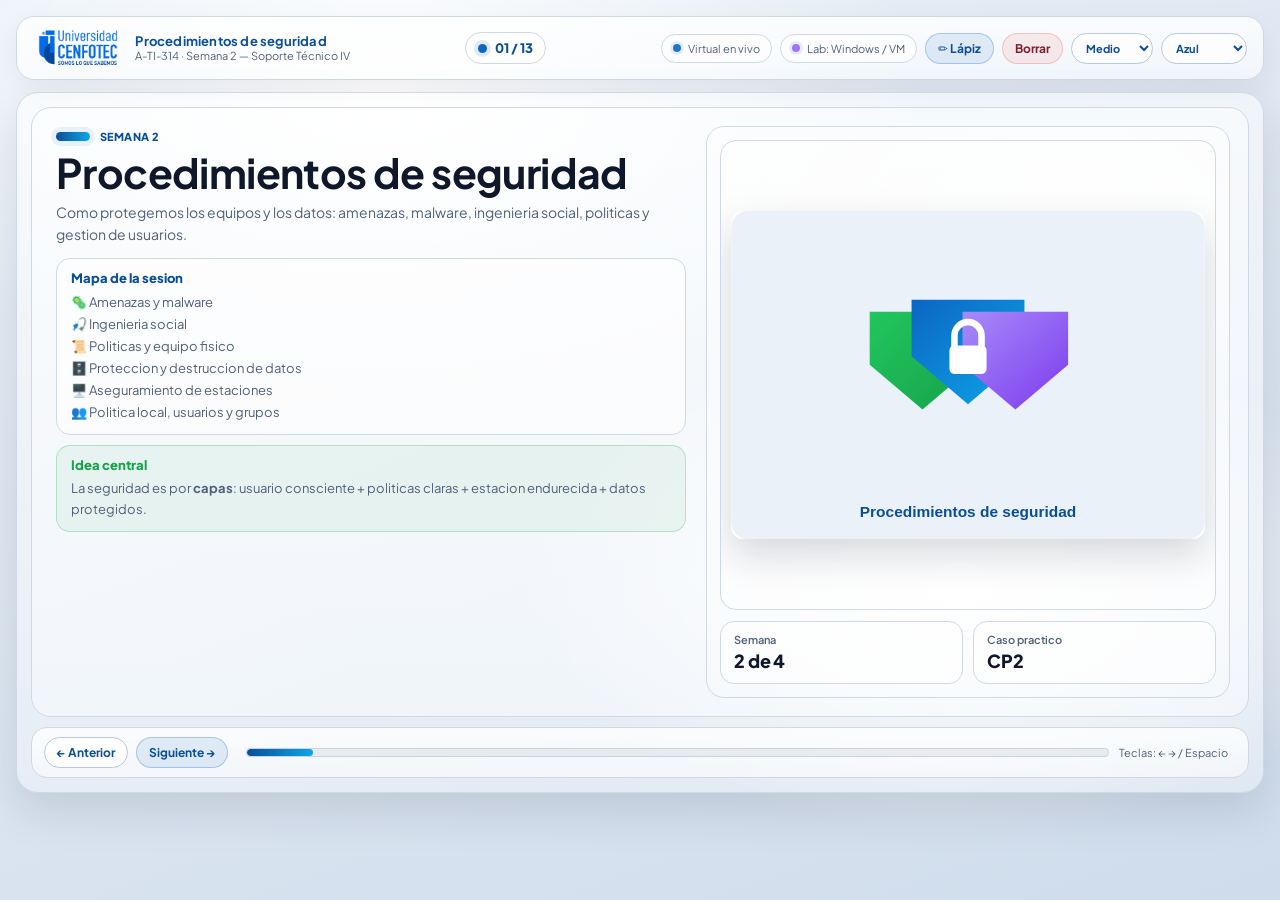
<file: presentaciones/semana-2-procedimientos-de-seguridad.html>
<!doctype html>
<html lang="es">
<head>
  <meta charset="utf-8"/>
  <meta name="viewport" content="width=device-width,initial-scale=1"/>
  <title>A-TI-314 · Semana 2 — Procedimientos de seguridad</title>
  <style>
    @import url('https://fonts.googleapis.com/css2?family=Plus+Jakarta+Sans:wght@400;500;600;700;800;900&display=swap');

    :root{
      --bg1:#eaf1f8;
      --bg2:#cfdceb;
      --card:#ffffffcc;
      --card2:#ffffffd9;
      --stroke:#cfd9e6;
      --stroke2:#b9c8da;
      --text:#0f172a;
      --muted:#50607a;
      --brand:#0b66c3;
      --brand2:#0a4f96;
      --accent:#0ea5e9;
      --green:#16a34a;
      --amber:#d97706;
      --red:#dc2626;
      --purple:#7c3aed;
      --shadow: 0 18px 45px rgba(15, 23, 42, .12);
      --round: 22px;
    }

    *{box-sizing:border-box}
    body{
      margin:0;
      font-family: 'Plus Jakarta Sans', ui-sans-serif, system-ui, -apple-system, Segoe UI, sans-serif;
      color:var(--text);
      background:
        radial-gradient(900px 500px at 30% 10%, #ffffff 0%, rgba(255,255,255,0) 60%),
        radial-gradient(800px 450px at 75% 65%, #ffffff 0%, rgba(255,255,255,0) 55%),
        linear-gradient(160deg, var(--bg1), var(--bg2));
      min-height:100vh;
      display:flex;
      justify-content:center;
      align-items:flex-start;
      padding:16px;
    }

    .shell{ width:min(1400px, 100%); position:relative; }

    .topbar{
      background:linear-gradient(180deg, rgba(255,255,255,.82), rgba(255,255,255,.58));
      border:1px solid var(--stroke);
      border-radius:18px;
      box-shadow: 0 10px 30px rgba(15,23,42,.06);
      padding:12px 16px;
      display:flex;
      align-items:center;
      justify-content:space-between;
      gap:12px;
      flex-wrap:wrap;
    }

    .brand{ display:flex; align-items:center; gap:12px; min-width:0; flex-shrink:0; }
    .brand img{ height:38px; width:auto; display:block; }
    .brand .txt{ display:flex; flex-direction:column; line-height:1.2; min-width:0; }
    .brand .txt b{ font-size:13px; color:var(--brand2); letter-spacing:.2px; white-space:nowrap; overflow:hidden; text-overflow:ellipsis; }
    .brand .txt span{ font-size:11px; color:var(--muted); white-space:nowrap; overflow:hidden; text-overflow:ellipsis; }

    .topcenter{ display:flex; align-items:center; gap:10px; flex:1; justify-content:center; min-width:0; }
    .counterPill{
      display:flex; align-items:center; gap:8px; padding:7px 12px;
      border-radius:999px; border:1px solid var(--stroke);
      background:rgba(255,255,255,.65); font-weight:800;
      color:var(--brand2); font-size:13px; white-space:nowrap;
    }
    .dot{ width:9px;height:9px;border-radius:999px;background:var(--brand); box-shadow:0 0 0 4px rgba(11,102,195,.12); flex-shrink:0; }

    .actions{ display:flex; align-items:center; gap:8px; flex-wrap:wrap; justify-content:flex-end; flex-shrink:0; }

    .pill{
      padding:7px 11px; border-radius:999px; border:1px solid var(--stroke);
      background:rgba(255,255,255,.65); color:var(--muted); display:flex;
      align-items:center; gap:7px; font-size:11px; user-select:none; white-space:nowrap;
    }
    .pill .miniDot{ width:8px;height:8px;border-radius:999px; background:rgba(11,102,195,.9); box-shadow:0 0 0 3px rgba(11,102,195,.10); flex-shrink:0; }

    .btn{
      appearance:none; border:1px solid var(--stroke2); background:rgba(255,255,255,.78);
      color:var(--brand2); padding:7px 12px; border-radius:999px; font-weight:700;
      font-size:12px; cursor:pointer; transition:.15s transform ease, .15s background ease, .15s box-shadow ease;
      user-select:none; white-space:nowrap; font-family: inherit;
    }
    .btn:hover{ transform: translateY(-1px); background:rgba(255,255,255,.95); box-shadow:0 4px 12px rgba(15,23,42,.08); }
    .btn:active{ transform: translateY(0px); }
    .btn.primary{ background:rgba(11,102,195,.10); border-color: rgba(11,102,195,.28); }
    .btn.danger{ color:#7a2230; background:rgba(220,38,38,.08); border-color: rgba(220,38,38,.20); }
    .btn.on{ background:rgba(11,102,195,.18); border-color: rgba(11,102,195,.38); }

    .deck{
      margin-top:12px;
      background:linear-gradient(180deg, rgba(255,255,255,.55), rgba(255,255,255,.32));
      border:1px solid var(--stroke); border-radius: var(--round);
      box-shadow: var(--shadow); padding:14px; position:relative;
    }

    .slide{
      background:rgba(255,255,255,.42); border:1px solid var(--stroke);
      border-radius: 20px; padding:18px;
      display:grid; grid-template-columns: 1.1fr .9fr;
      gap:16px; min-height: 610px; position:relative; overflow:hidden;
    }

    .left{
      padding:4px 4px 4px 6px; display:flex; flex-direction:column;
      overflow-y:auto; max-height:610px;
    }
    .left::-webkit-scrollbar{ width:4px; }
    .left::-webkit-scrollbar-thumb{ background:var(--stroke2); border-radius:99px; }

    .kicker{ display:flex; align-items:center; gap:10px; margin-bottom:8px; flex-shrink:0; }
    .kicker .bar{ width:34px; height:9px; border-radius:999px; background:linear-gradient(90deg, var(--brand2), var(--accent)); box-shadow:0 0 0 5px rgba(11,102,195,.08); flex-shrink:0; }
    .kicker span{ font-weight:800; letter-spacing:.4px; font-size:11px; color:var(--brand2); text-transform:uppercase; }

    h1{ margin:0 0 8px 0; font-size:clamp(26px, 3.2vw, 42px); letter-spacing:-.6px; line-height:1.06; flex-shrink:0; }
    .desc{ margin:0 0 12px 0; color:var(--muted); font-size:14px; line-height:1.55; flex-shrink:0; }

    .grid{ display:grid; grid-template-columns: 1fr 1fr; gap:10px; margin-top:10px; margin-bottom:10px; }
    .grid3{ display:grid; grid-template-columns: 1fr 1fr 1fr; gap:10px; margin-top:10px; margin-bottom:10px; }

    .card{ background:rgba(255,255,255,.68); border:1px solid var(--stroke); border-radius:14px; padding:11px 13px; }
    .card strong{ display:block; font-size:12.5px; margin-bottom:7px; color:var(--text); }
    .card ul{ margin:0; padding-left:16px; color:var(--muted); font-size:12.5px; line-height:1.6; }
    .card li{ margin:3px 0; }

    .bigcard{ background:rgba(255,255,255,.68); border:1px solid var(--stroke); border-radius:14px; padding:11px 14px; margin-top:10px; }
    .bigcard:first-child{ margin-top:0; }
    .bigcard .title{ font-weight:800; color:var(--brand2); margin-bottom:5px; font-size:13px; }
    .bigcard ul{ margin:4px 0 0 0; padding-left:16px; color:var(--muted); font-size:12.5px; line-height:1.6; }
    .bigcard li{ margin:3px 0; }

    .bigcard.green{ border-color:rgba(22,163,74,.25); background:rgba(22,163,74,.06); }
    .bigcard.green .title{ color:var(--green); }
    .bigcard.amber{ border-color:rgba(217,119,6,.25); background:rgba(217,119,6,.06); }
    .bigcard.amber .title{ color:var(--amber); }
    .bigcard.red{ border-color:rgba(220,38,38,.20); background:rgba(220,38,38,.05); }
    .bigcard.red .title{ color:var(--red); }
    .bigcard.purple{ border-color:rgba(124,58,237,.22); background:rgba(124,58,237,.05); }
    .bigcard.purple .title{ color:var(--purple); }

    code{ background:rgba(11,102,195,.08); color:var(--brand2); padding:1px 6px; border-radius:5px; font-size:.92em; }

    .right{
      border-radius:18px; border:1px solid var(--stroke);
      background: radial-gradient(400px 260px at 70% 15%, rgba(255,255,255,.88), rgba(255,255,255,.0) 65%), linear-gradient(180deg, rgba(255,255,255,.42), rgba(255,255,255,.16));
      padding:13px; display:flex; flex-direction:column; gap:11px;
    }

    .media{
      background:rgba(255,255,255,.62); border:1px solid var(--stroke);
      border-radius:16px; padding:10px; flex:1; display:flex;
      align-items:center; justify-content:center; overflow:hidden;
      position:relative; min-height:200px;
    }
    .media img{ max-width:100%; max-height:100%; border-radius:12px; display:none; box-shadow: 0 16px 38px rgba(15,23,42,.16); object-fit:cover; }
    .media .placeholder{ color:var(--muted); font-size:12px; text-align:center; padding:16px; line-height:1.6; }

    .rightBottom{ display:grid; grid-template-columns: 1fr 1fr; gap:10px; flex-shrink:0; }
    .miniCard{ background:rgba(255,255,255,.68); border:1px solid var(--stroke); border-radius:14px; padding:11px 13px; }
    .miniCard .label{ color:var(--muted); font-size:11px; margin-bottom:4px; font-weight:600; }
    .miniCard .value{ font-weight:900; font-size:18px; color:var(--text); letter-spacing:-.2px; line-height:1.2; }

    .controls{
      margin-top:10px;
      background:linear-gradient(180deg, rgba(255,255,255,.80), rgba(255,255,255,.54));
      border:1px solid var(--stroke); border-radius:16px; padding:9px 12px;
      display:flex; align-items:center; justify-content:space-between; gap:10px; flex-wrap:wrap;
    }
    .nav{ display:flex; align-items:center; gap:8px; flex-shrink:0; }
    .progressWrap{ flex:1; display:flex; align-items:center; gap:10px; padding:0 8px; min-width:0; }
    .progressTrack{ height:9px; border-radius:999px; background:rgba(15,23,42,.06); border:1px solid rgba(185,200,218,.7); overflow:hidden; flex:1; min-width:60px; }
    .progressBar{ height:100%; width:5%; border-radius:999px; background:linear-gradient(90deg, var(--brand2), var(--accent)); transition: width .35s cubic-bezier(.4,0,.2,1); }
    .hint{ color:var(--muted); font-size:11px; white-space:nowrap; flex-shrink:0; }

    .revealRow{ display:flex; gap:8px; margin-top:8px; flex-wrap:wrap; }
    .revealBox{ background:rgba(255,255,255,.72); border:1px dashed rgba(11,102,195,.35); border-radius:14px; padding:11px 13px; margin-top:8px; display:none; color:var(--muted); font-size:12.5px; line-height:1.65; }
    .revealBox.show{ display:block; }

    .penCanvas{ position:absolute; inset:0; pointer-events:none; z-index:50; border-radius: var(--round); }

    .select{
      border:1px solid var(--stroke2); background:rgba(255,255,255,.78); border-radius:999px;
      padding:7px 10px; font-weight:700; color:var(--brand2); font-size:11px;
      outline:none; cursor:pointer; font-family:inherit;
    }

    .timerBadge{
      display:inline-flex; align-items:center; gap:6px; background:rgba(11,102,195,.10);
      border:1px solid rgba(11,102,195,.22); border-radius:999px; padding:4px 10px;
      font-size:11.5px; font-weight:700; color:var(--brand2); margin-bottom:8px;
    }

    .debateBox{
      background:linear-gradient(135deg,rgba(14,165,233,.08),rgba(11,102,195,.04));
      border:1px solid rgba(11,102,195,.22); border-left:4px solid var(--brand);
      border-radius:14px; padding:12px 14px; margin-top:10px;
    }
    .debateBox .dtitle{ font-weight:800; font-size:12.5px; color:var(--brand2); margin-bottom:5px; }
    .debateBox p{ color:var(--muted); font-size:12.5px; line-height:1.6; margin:0; }

    .labBox{
      background:linear-gradient(135deg,rgba(22,163,74,.07),rgba(22,163,74,.02));
      border:1px solid rgba(22,163,74,.22); border-left:4px solid var(--green);
      border-radius:14px; padding:12px 14px; margin-top:10px;
    }
    .labBox .ltitle{ font-weight:800; font-size:12.5px; color:var(--green); margin-bottom:5px; }
    .labBox p{ color:var(--muted); font-size:12.5px; line-height:1.6; margin:0; }

    .stepList{ counter-reset: step; list-style:none; padding:0; margin:8px 0 0 0; }
    .stepList li{
      counter-increment: step; display:flex; align-items:flex-start; gap:10px;
      font-size:12.5px; color:var(--muted); line-height:1.55; margin:6px 0;
    }
    .stepList li::before{
      content:counter(step); min-width:22px; height:22px; border-radius:999px;
      background:rgba(11,102,195,.12); color:var(--brand2); font-weight:800; font-size:11px;
      display:flex; align-items:center; justify-content:center; flex-shrink:0; margin-top:1px;
    }

    @media (max-width:1100px){
      .slide{ grid-template-columns: 1fr; min-height:unset; }
      .right{ gap:10px; }
      .right .media{ min-height:240px; flex:unset; height:240px; }
      .left{ max-height:unset; overflow:visible; }
      .actions .pill{ display:none; }
    }
    @media (max-width:700px){
      body{ padding:10px; }
      .topbar{ padding:10px 12px; gap:8px; }
      .brand img{ height:30px; }
      .topcenter{ justify-content:flex-start; flex:unset; }
      .actions{ gap:6px; }
      .select{ display:none; }
      h1{ font-size:22px; }
      .grid{ grid-template-columns:1fr; }
      .grid3{ grid-template-columns:1fr; }
      .slide{ padding:12px; gap:12px; }
      .deck{ padding:10px; }
      .controls{ flex-wrap:wrap; gap:8px; }
      .progressWrap{ order:3; width:100%; padding:0; }
      .hint{ display:none; }
    }
    @media (max-width:480px){
      .rightBottom{ grid-template-columns:1fr; }
    }
  </style>
</head>
<body>
<div class="shell">

  <div class="topbar">
    <div class="brand">
      <img id="logo" src="../logo-cenfo.png" alt="Universidad CENFOTEC" onerror="this.style.display='none'"/>
      <div class="txt">
        <b id="topTitle">Procedimientos de seguridad</b>
        <span id="topSub">A-TI-314 · Semana 2 — Soporte Técnico IV</span>
      </div>
    </div>

    <div class="topcenter">
      <div class="counterPill">
        <span class="dot"></span>
        <span id="counterTxt">01 / 20</span>
      </div>
    </div>

    <div class="actions">
      <div class="pill"><span class="miniDot"></span><span>Virtual en vivo</span></div>
      <div class="pill"><span class="miniDot" style="background:rgba(124,58,237,.7)"></span><span>Lab: Windows / VM</span></div>
      <button class="btn primary" id="penToggle">✏️ Lápiz</button>
      <button class="btn danger" id="penClear">Borrar</button>
      <select class="select" id="penSize" title="Grosor">
        <option value="3">Fino</option>
        <option value="5" selected>Medio</option>
        <option value="8">Grueso</option>
        <option value="12">Extra</option>
      </select>
      <select class="select" id="penColor" title="Color">
        <option value="#0b66c3" selected>Azul</option>
        <option value="#0f172a">Negro</option>
        <option value="#dc2626">Rojo</option>
        <option value="#16a34a">Verde</option>
        <option value="#f59e0b">Amarillo</option>
      </select>
    </div>
  </div>

  <div class="deck">
    <canvas id="penCanvas" class="penCanvas"></canvas>

    <div class="slide">
      <div class="left">
        <div class="kicker">
          <div class="bar"></div>
          <span id="kicker">CURSO</span>
        </div>
        <h1 id="title"></h1>
        <p class="desc" id="desc"></p>
        <div id="leftBlocks"></div>
      </div>

      <div class="right">
        <div class="media">
          <img id="slideImg" alt=""/>
          <div class="placeholder" id="placeholder">Imagen de la diapositiva</div>
        </div>
        <div class="rightBottom" id="rightBottom"></div>
      </div>
    </div>

    <div class="controls">
      <div class="nav">
        <button class="btn" id="prevBtn">← Anterior</button>
        <button class="btn primary" id="nextBtn">Siguiente →</button>
      </div>
      <div class="progressWrap">
        <div class="progressTrack"><div class="progressBar" id="progressBar"></div></div>
        <div class="hint">Teclas: ← → / Espacio</div>
      </div>
    </div>
  </div>

</div>

<script>
(function(){
  function pad2(n){ return String(n).padStart(2,"0"); }

  const slides = [
  {
    kicker:"SEMANA 2",
    title:"Procedimientos de seguridad",
    desc:"Como protegemos los equipos y los datos: amenazas, malware, ingenieria social, politicas y gestion de usuarios.",
    leftBlocksHTML:`
      <div class="bigcard"><div class="title">Mapa de la sesion</div>
        <div style="color:var(--muted);font-size:13px;line-height:1.7">
          🦠 Amenazas y malware<br>🎣 Ingenieria social<br>📜 Politicas y equipo fisico<br>
          🗄️ Proteccion y destruccion de datos<br>🖥️ Aseguramiento de estaciones<br>
          👥 Politica local, usuarios y grupos</div></div>
      <div class="bigcard green"><div class="title">Idea central</div>
        <div style="color:var(--muted);font-size:13px;line-height:1.6">
          La seguridad es por <b>capas</b>: usuario consciente + politicas claras +
          estacion endurecida + datos protegidos.</div></div>`,
    rightBadges:{ak:"Semana",av:"2 de 4",bk:"Caso practico",bv:"CP2"},
    imgFile:"images/s2-01.svg"
  },
  {
    kicker:"AGENDA",
    title:"¿Que hacemos hoy?",
    desc:"Semana 2 · Tema 2 — distribucion 20% teoria / 60% practica / 20% retro.",
    leftBlocksHTML:`
      <div class="timerBadge">⏱ Clase 2 · 4 horas</div>
      <div class="bigcard green"><div class="title">📖 Bloque A — Teoria (20%)</div><ul>
        <li>Amenazas, malware e ingenieria social</li>
        <li>Politicas de seguridad y equipo fisico</li>
        <li>Proteccion y destruccion de datos</li>
        <li>Aseguramiento de estaciones, usuarios y grupos</li></ul></div>
      <div class="bigcard amber"><div class="title">🧪 Bloque B — Caso Practico 2 (60%)</div><ul>
        <li>Endurecimiento de una estacion de trabajo</li>
        <li>Politicas de contrasena, usuarios y grupos</li>
        <li>Permisos NTFS y proteccion de datos</li></ul></div>
      <div class="bigcard"><div class="title">💬 Bloque C — Retro + Proyecto (20%)</div><ul>
        <li>Revision del caso</li><li>Avance del proyecto</li></ul></div>`,
    rightBadges:{ak:"Caso practico",av:"CP2",bk:"Proyecto",bv:"Avance"},
    imgFile:"images/s2-02.svg"
  },
  {
    kicker:"AMENAZAS",
    title:"Tipos de malware",
    desc:"Identificar el tipo de software malicioso es el primer paso para contenerlo y eliminarlo.",
    leftBlocksHTML:`
      <div class="grid">
        <div class="card"><strong>🦠 Virus</strong><ul><li>Se adjunta a un archivo</li><li>Se replica al ejecutarlo</li></ul></div>
        <div class="card"><strong>🐛 Gusano</strong><ul><li>Se propaga solo por la red</li><li>No necesita archivo anfitrion</li></ul></div>
        <div class="card"><strong>🎭 Troyano</strong><ul><li>Se disfraza de programa legitimo</li><li>Oculta una funcion danina</li></ul></div>
        <div class="card"><strong>🔐 Ransomware</strong><ul><li>Cifra los datos</li><li>Exige un rescate</li></ul></div>
      </div>
      <div class="debateBox"><div class="dtitle">🗣 Activacion</div>
        <p>¿Alguna vez un equipo cercano fue infectado? ¿Como se dieron cuenta y que hicieron?</p></div>`,
    rightBadges:{ak:"Se propaga solo",av:"Gusano",bk:"Pide rescate",bv:"Ransomware"},
    imgFile:"images/s2-03.svg"
  },
  {
    kicker:"AMENAZAS",
    title:"Mas software malicioso",
    desc:"Otras familias de malware que el tecnico debe reconocer durante un diagnostico.",
    leftBlocksHTML:`
      <div class="bigcard red"><div class="title">Catalogo</div><ul>
        <li><b>Spyware / Keylogger:</b> espia la actividad y captura pulsaciones de teclado.</li>
        <li><b>Adware:</b> publicidad invasiva, a veces con seguimiento.</li>
        <li><b>Rootkit:</b> se oculta a bajo nivel del sistema para mantener el control.</li>
        <li><b>Botnet:</b> equipos infectados controlados de forma remota.</li>
        <li><b>Scareware:</b> mensajes falsos de alerta que inducen a instalar mas malware.</li></ul></div>
      <div class="bigcard green"><div class="title">Defensa basica</div><ul>
        <li>Antivirus/EDR actualizado y activo</li>
        <li>Actualizaciones del sistema y aplicaciones</li>
        <li>Descargar solo de fuentes oficiales</li>
        <li>Respaldos para recuperar tras un incidente</li></ul></div>`,
    rightBadges:{ak:"Se oculta",av:"Rootkit",bk:"Red zombi",bv:"Botnet"},
    imgFile:"images/s2-04.svg"
  },
  {
    kicker:"INGENIERIA SOCIAL",
    title:"El factor humano",
    desc:"Muchos ataques no rompen la tecnologia: enganan a las personas. Reconocerlos es clave.",
    leftBlocksHTML:`
      <div class="grid">
        <div class="card"><strong>🎣 Phishing</strong><ul>
          <li>Correos o webs falsas</li><li>Imitan a entidades reales</li><li>Roban credenciales</li></ul></div>
        <div class="card"><strong>🎭 Pretexting</strong><ul>
          <li>Inventan una excusa creible</li><li>Se hacen pasar por soporte o jefe</li></ul></div>
        <div class="card"><strong>🚪 Tailgating</strong><ul>
          <li>Se cuelan detras de alguien con acceso</li><li>Ataque fisico</li></ul></div>
        <div class="card"><strong>🪤 Baiting</strong><ul>
          <li>USB o descarga tentadora</li><li>Contiene malware</li></ul></div>
      </div>
      <div class="bigcard amber"><div class="title">Senales de alerta</div>
        <div style="color:var(--muted);font-size:13px;line-height:1.6">
          Urgencia exagerada · remitente extrano · enlaces que no coinciden · pedir contrasenas ·
          errores de redaccion. Ante la duda: <b>verificar por otro canal</b>.</div></div>`,
    rightBadges:{ak:"Mas comun",av:"Phishing",bk:"Regla",bv:"Verificar"},
    imgFile:"images/s2-05.svg"
  },
  {
    kicker:"POLITICAS",
    title:"Politicas de seguridad y equipo fisico",
    desc:"Una politica define que se protege y como. La seguridad fisica es la base de todo lo demas.",
    leftBlocksHTML:`
      <div class="bigcard"><div class="title">Politica de seguridad</div><ul>
        <li>Reglas de contrasena: longitud, complejidad, caducidad</li>
        <li>Bloqueo de sesion por inactividad</li>
        <li>Uso aceptable de equipos y datos</li>
        <li>Respaldo y respuesta ante incidentes</li></ul></div>
      <div class="bigcard green"><div class="title">Proteccion del equipo fisico</div><ul>
        <li>Control de acceso: candados, jaulas, BIOS con clave</li>
        <li>Camaras y registro de visitantes</li>
        <li>Zonas restringidas para servidores</li>
        <li>Cable de seguridad en laptops</li></ul></div>
      <div class="debateBox"><div class="dtitle">🗣 Debate (2 min)</div>
        <p>¿De que sirve un firewall si cualquiera puede entrar al cuarto de servidores y llevarse un disco?</p></div>`,
    rightBadges:{ak:"Base",av:"Acceso fisico",bk:"Clave",bv:"BIOS"},
    imgFile:"images/s2-06.svg"
  },
  {
    kicker:"DATOS",
    title:"Proteccion y destruccion de datos",
    desc:"Los datos importan tanto activos como al final de su vida util. Hay que protegerlos y destruirlos bien.",
    leftBlocksHTML:`
      <div class="grid">
        <div class="card"><strong>🛡️ Proteger</strong><ul>
          <li>Cifrado (BitLocker / FileVault)</li>
          <li>Respaldos regla 3-2-1</li>
          <li>Permisos por necesidad</li>
          <li>Copias fuera de sitio</li></ul></div>
        <div class="card"><strong>🗑️ Destruir</strong><ul>
          <li>Borrado seguro (sobreescritura)</li>
          <li>Desmagnetizacion de discos</li>
          <li>Trituracion fisica</li>
          <li>Certificado de destruccion</li></ul></div>
      </div>
      <div class="bigcard amber"><div class="title">⚠️ Cuidado</div>
        <div style="color:var(--muted);font-size:13px;line-height:1.6">
          Borrar a la papelera o formatear rapido <b>no</b> elimina los datos de verdad:
          pueden recuperarse con herramientas. Para informacion sensible, usar borrado seguro.</div></div>`,
    rightBadges:{ak:"Respaldo",av:"3-2-1",bk:"Fin de vida",bv:"Borrado seguro"},
    imgFile:"images/s2-07.svg"
  },
  {
    kicker:"ESTACIONES",
    title:"Aseguramiento de estaciones de trabajo",
    desc:"Endurecer una estacion reduce su superficie de ataque. Es una tarea cotidiana del soporte.",
    leftBlocksHTML:`
      <div class="bigcard green"><div class="title">Checklist de endurecimiento</div><ul>
        <li>Cuentas con privilegio minimo (no admin a diario)</li>
        <li>Antivirus/EDR actualizado y firewall activo</li>
        <li>Deshabilitar servicios y puertos que no se usan</li>
        <li>Actualizaciones del sistema y aplicaciones al dia</li>
        <li>Bloqueo automatico de pantalla por inactividad</li>
        <li>Cifrado de disco activado</li></ul></div>
      <div class="bigcard"><div class="title">Mantenimiento y seguridad web</div><ul>
        <li>Navegador actualizado, pop-ups bloqueados</li>
        <li>Revisar extensiones instaladas</li>
        <li>HTTPS y certificados validos</li>
        <li>Limpieza de temporales y revision de cuentas</li></ul></div>`,
    rightBadges:{ak:"Principio",av:"Privilegio minimo",bk:"Pantalla",bv:"Bloqueo auto"},
    imgFile:"images/s2-08.svg"
  },
  {
    kicker:"WINDOWS",
    title:"Politica local, usuarios y grupos",
    desc:"Windows trae herramientas para aplicar la politica de seguridad sin software extra.",
    leftBlocksHTML:`
      <div class="grid">
        <div class="card"><strong>🛡️ <code>secpol.msc</code></strong><ul>
          <li>Longitud y complejidad de contrasena</li>
          <li>Caducidad e historial</li>
          <li>Bloqueo de cuenta tras intentos</li>
          <li>Politicas de auditoria</li></ul></div>
        <div class="card"><strong>👥 <code>lusrmgr.msc</code></strong><ul>
          <li>Usuarios locales</li>
          <li>Grupos: Administradores / Usuarios</li>
          <li>Asignar permisos por grupo</li>
          <li>Deshabilitar cuentas sin uso</li></ul></div>
      </div>
      <div class="bigcard amber"><div class="title">💡 Buenas practicas</div><ul>
        <li>Asignar permisos por <b>grupo</b>, no por persona</li>
        <li>Reservar la cuenta de administrador</li>
        <li>En sistemas en espanol el grupo es <code>Administradores</code></li>
        <li>Aplicar permisos <b>NTFS</b> a carpetas sensibles</li></ul></div>`,
    rightBadges:{ak:"Politica local",av:"secpol.msc",bk:"Usuarios",bv:"lusrmgr.msc"},
    imgFile:"images/s2-09.svg"
  },
  {
    kicker:"RECESO",
    title:"Pausa activa — 10 minutos",
    desc:"Descanso breve. Volvemos con el Caso Practico 2.",
    leftBlocksHTML:`
      <div class="bigcard green"><div class="title">✅ Lo que vimos (Bloque A)</div><ul>
        <li>Malware e ingenieria social</li>
        <li>Politicas y proteccion del equipo fisico</li>
        <li>Proteccion y destruccion de datos</li>
        <li>Aseguramiento de estaciones</li>
        <li>Politica local, usuarios y grupos</li></ul></div>
      <div class="bigcard amber"><div class="title">⏭ Al volver — Bloque B</div>
        <div style="color:var(--muted);font-size:13px;line-height:1.6">
          Endurecemos una estacion Windows en una maquina virtual.</div></div>`,
    rightBadges:{ak:"Duracion",av:"10 minutos",bk:"Siguiente",bv:"Caso Practico 2"},
    imgFile:"images/s2-10.svg"
  },
  {
    kicker:"CASO PRACTICO 2",
    title:"Laboratorio — Endurecimiento de estaciones",
    desc:"Actividad grupal. Aplicamos politicas, usuarios y permisos para asegurar una estacion Windows.",
    leftBlocksHTML:`
      <div class="labBox"><div class="ltitle">🧪 Entorno: maquina virtual Windows</div>
        <p>Recuerden la diferencia entre permisos de <b>compartido</b> y permisos <b>NTFS</b>.</p></div>
      <div class="bigcard"><div class="title">📋 Escenario</div>
        <div style="color:var(--muted);font-size:13px;line-height:1.6">
          Una oficina tiene estaciones compartidas: todos son administradores, sin politicas de contrasena
          y con carpetas sensibles accesibles para cualquiera. Hay que endurecer una estacion de ejemplo.</div></div>
      <div class="bigcard"><div class="title">🎯 Objetivos</div><ul>
        <li>Crear cuentas estandar y reservar el administrador</li>
        <li>Definir la politica de contrasena en secpol.msc</li>
        <li>Organizar usuarios en grupos con permisos</li>
        <li>Aplicar permisos NTFS a datos sensibles</li></ul></div>`,
    rightBadges:{ak:"Grupos de",av:"3–4 personas",bk:"Capacidad",bv:"Proteger datos"},
    imgFile:"images/s2-11.svg"
  },
  {
    kicker:"INSTRUCCIONES",
    title:"Pasos del Caso Practico 2",
    desc:"Sigan los pasos y documenten con capturas cada configuracion.",
    leftBlocksHTML:`
      <div class="bigcard"><div class="title">Paso a paso</div>
        <ol class="stepList">
          <li>Crear cuentas <b>estandar</b> y reservar la de administrador.</li>
          <li>En <code>secpol.msc</code>: longitud, complejidad, caducidad y bloqueo de cuenta.</li>
          <li>Organizar usuarios en <b>grupos</b> y asignar permisos por grupo.</li>
          <li>Aplicar permisos <b>NTFS</b> a las carpetas con datos sensibles.</li>
          <li>Activar firewall, antivirus y actualizaciones; cerrar servicios sin uso.</li>
          <li>Configurar el bloqueo automatico de pantalla.</li>
          <li>Documentar todo con capturas.</li>
        </ol></div>
      <div class="debateBox"><div class="dtitle">💡 Pregunta guia</div>
        <p>¿Por que conviene asignar permisos por grupo y no usuario por usuario?</p></div>`,
    rightBadges:{ak:"Entregable",av:"Checklist + evidencias",bk:"Enfoque",bv:"Teorico-practico"},
    imgFile:"images/s2-12.svg"
  },
  {
    kicker:"CIERRE DE CLASE",
    title:"Resumen y proxima semana",
    desc:"Semana 2 completada. Proxima clase: Resolucion de problemas de seguridad.",
    leftBlocksHTML:`
      <div class="bigcard green"><div class="title">✅ Lo que aprendimos hoy</div><ul>
        <li>Tipos de malware e ingenieria social</li>
        <li>Politicas de seguridad y equipo fisico</li>
        <li>Proteccion y destruccion de datos</li>
        <li>Endurecimiento de estaciones, usuarios y grupos</li></ul></div>
      <div class="bigcard amber"><div class="title">📚 Semana 3 — Resolucion de problemas</div><ul>
        <li>Proceso de resolucion de problemas de seguridad</li>
        <li>Problemas comunes y soluciones</li>
        <li>Seguridad inalambrica</li>
        <li>Cortafuegos en Windows</li></ul></div>
      <div class="bigcard"><div class="title">📌 Recordatorio</div>
        <div style="color:var(--muted);font-size:13px;line-height:1.6">
          Avancen 10 horas en el proyecto: apliquen el endurecimiento a la VM.</div></div>`,
    rightBadges:{ak:"Proxima clase",av:"Semana 3",bk:"Avance",bv:"10 horas"},
    imgFile:"images/s2-13.svg"
  }
]; // fin slides

  const elCounter   = document.getElementById("counterTxt");
  const elKicker    = document.getElementById("kicker");
  const elTitle     = document.getElementById("title");
  const elDesc      = document.getElementById("desc");
  const elLeft      = document.getElementById("leftBlocks");
  const elRightBot  = document.getElementById("rightBottom");
  const elImg       = document.getElementById("slideImg");
  const elPh        = document.getElementById("placeholder");
  const elProgress  = document.getElementById("progressBar");
  const prevBtn     = document.getElementById("prevBtn");
  const nextBtn     = document.getElementById("nextBtn");
  const topTitle    = document.getElementById("topTitle");
  const topSub      = document.getElementById("topSub");

  function setSlideImage(src){
    if(!src){ elImg.style.display="none"; elPh.style.display="block"; return; }
    elImg.style.display="none"; elPh.style.display="block";
    elImg.src=src;
    elImg.onload=()=>{ elImg.style.display="block"; elPh.style.display="none"; };
    elImg.onerror=()=>{ elImg.style.display="none"; elPh.textContent="Imagen: "+src; };
  }

  function renderBadges(b){
    elRightBot.innerHTML="";
    const mk=(label,value)=>{
      const d=document.createElement("div");
      d.className="miniCard";
      d.innerHTML=`<div class="label">${label}</div><div class="value">${value}</div>`;
      return d;
    };
    if(b && b.ak) elRightBot.appendChild(mk(b.ak,b.av||""));
    if(b && b.bk) elRightBot.appendChild(mk(b.bk,b.bv||""));
  }

  function wireReveal(){
    document.querySelectorAll("[data-reveal]").forEach(btn=>{
      btn.onclick=()=>{ const el=document.getElementById(btn.dataset.reveal); if(el) el.style.display="block"; };
    });
    document.querySelectorAll("[data-hide]").forEach(btn=>{
      btn.onclick=()=>{ const el=document.getElementById(btn.dataset.hide); if(el) el.style.display="none"; };
    });
  }

  let idx=0;
  function render(){
    const s=slides[idx];
    elCounter.textContent=`${pad2(idx+1)} / ${pad2(slides.length)}`;
    elKicker.textContent=s.kicker||"";
    elTitle.textContent=s.title||"";
    elDesc.textContent=s.desc||"";
    topTitle.textContent=s.topTitle||"Procedimientos de seguridad";
    topSub.textContent=s.topSub||"A-TI-314 · Semana 2 — Soporte Técnico IV";
    elLeft.innerHTML=s.leftBlocksHTML||"";
    renderBadges(s.rightBadges||null);
    setSlideImage(s.imgFile||"");
    elProgress.style.width=(((idx+1)/slides.length)*100)+"%";
    wireReveal();
    clearPen();
    document.querySelector(".left").scrollTop=0;
  }

  function next(){ if(idx<slides.length-1){idx++;render();} }
  function prev(){ if(idx>0){idx--;render();} }

  nextBtn.addEventListener("click",next);
  prevBtn.addEventListener("click",prev);
  window.addEventListener("keydown",e=>{
    if(e.key==="ArrowRight"||e.key===" "){ e.preventDefault(); next(); }
    if(e.key==="ArrowLeft"){ e.preventDefault(); prev(); }
  });

  const canvas    = document.getElementById("penCanvas");
  const penToggle = document.getElementById("penToggle");
  const penClear  = document.getElementById("penClear");
  const penSize   = document.getElementById("penSize");
  const penColor  = document.getElementById("penColor");

  let penOn=false, drawing=false, last={x:0,y:0};

  function resizeCanvas(){
    const deck=document.querySelector(".deck");
    const r=deck.getBoundingClientRect();
    const dpr=window.devicePixelRatio||1;
    canvas.width=Math.floor(r.width*dpr);
    canvas.height=Math.floor(r.height*dpr);
    canvas.style.width=r.width+"px";
    canvas.style.height=r.height+"px";
    canvas.getContext("2d").setTransform(dpr,0,0,dpr,0,0);
  }
  window.addEventListener("resize",resizeCanvas);

  function getPos(ev){
    const r=document.querySelector(".deck").getBoundingClientRect();
    const src=ev.touches?ev.touches[0]:ev;
    return {x:src.clientX-r.left, y:src.clientY-r.top};
  }
  function drawLine(a,b){
    const ctx=canvas.getContext("2d");
    ctx.lineCap="round"; ctx.lineJoin="round";
    ctx.strokeStyle=penColor.value;
    ctx.lineWidth=Number(penSize.value);
    ctx.beginPath(); ctx.moveTo(a.x,a.y); ctx.lineTo(b.x,b.y); ctx.stroke();
  }
  function clearPen(){
    const ctx=canvas.getContext("2d");
    ctx.clearRect(0,0,canvas.width,canvas.height);
  }

  const deck=document.querySelector(".deck");
  deck.addEventListener("mousedown",e=>{ if(!penOn)return; drawing=true; last=getPos(e); e.preventDefault(); });
  deck.addEventListener("mousemove",e=>{ if(!penOn||!drawing)return; const p=getPos(e); drawLine(last,p); last=p; e.preventDefault(); });
  window.addEventListener("mouseup",()=>{ drawing=false; });
  deck.addEventListener("touchstart",e=>{ if(!penOn)return; drawing=true; last=getPos(e); e.preventDefault(); },{passive:false});
  deck.addEventListener("touchmove",e=>{ if(!penOn||!drawing)return; const p=getPos(e); drawLine(last,p); last=p; e.preventDefault(); },{passive:false});
  window.addEventListener("touchend",()=>{ drawing=false; });

  penToggle.addEventListener("click",()=>{
    penOn=!penOn;
    canvas.style.pointerEvents=penOn?"auto":"none";
    penToggle.classList.toggle("on",penOn);
    penToggle.textContent=penOn?"✏️ Activo":"✏️ Lápiz";
  });
  penClear.addEventListener("click",()=>clearPen());

  resizeCanvas();
  render();

})();
</script>
</body>
</html>
</file>
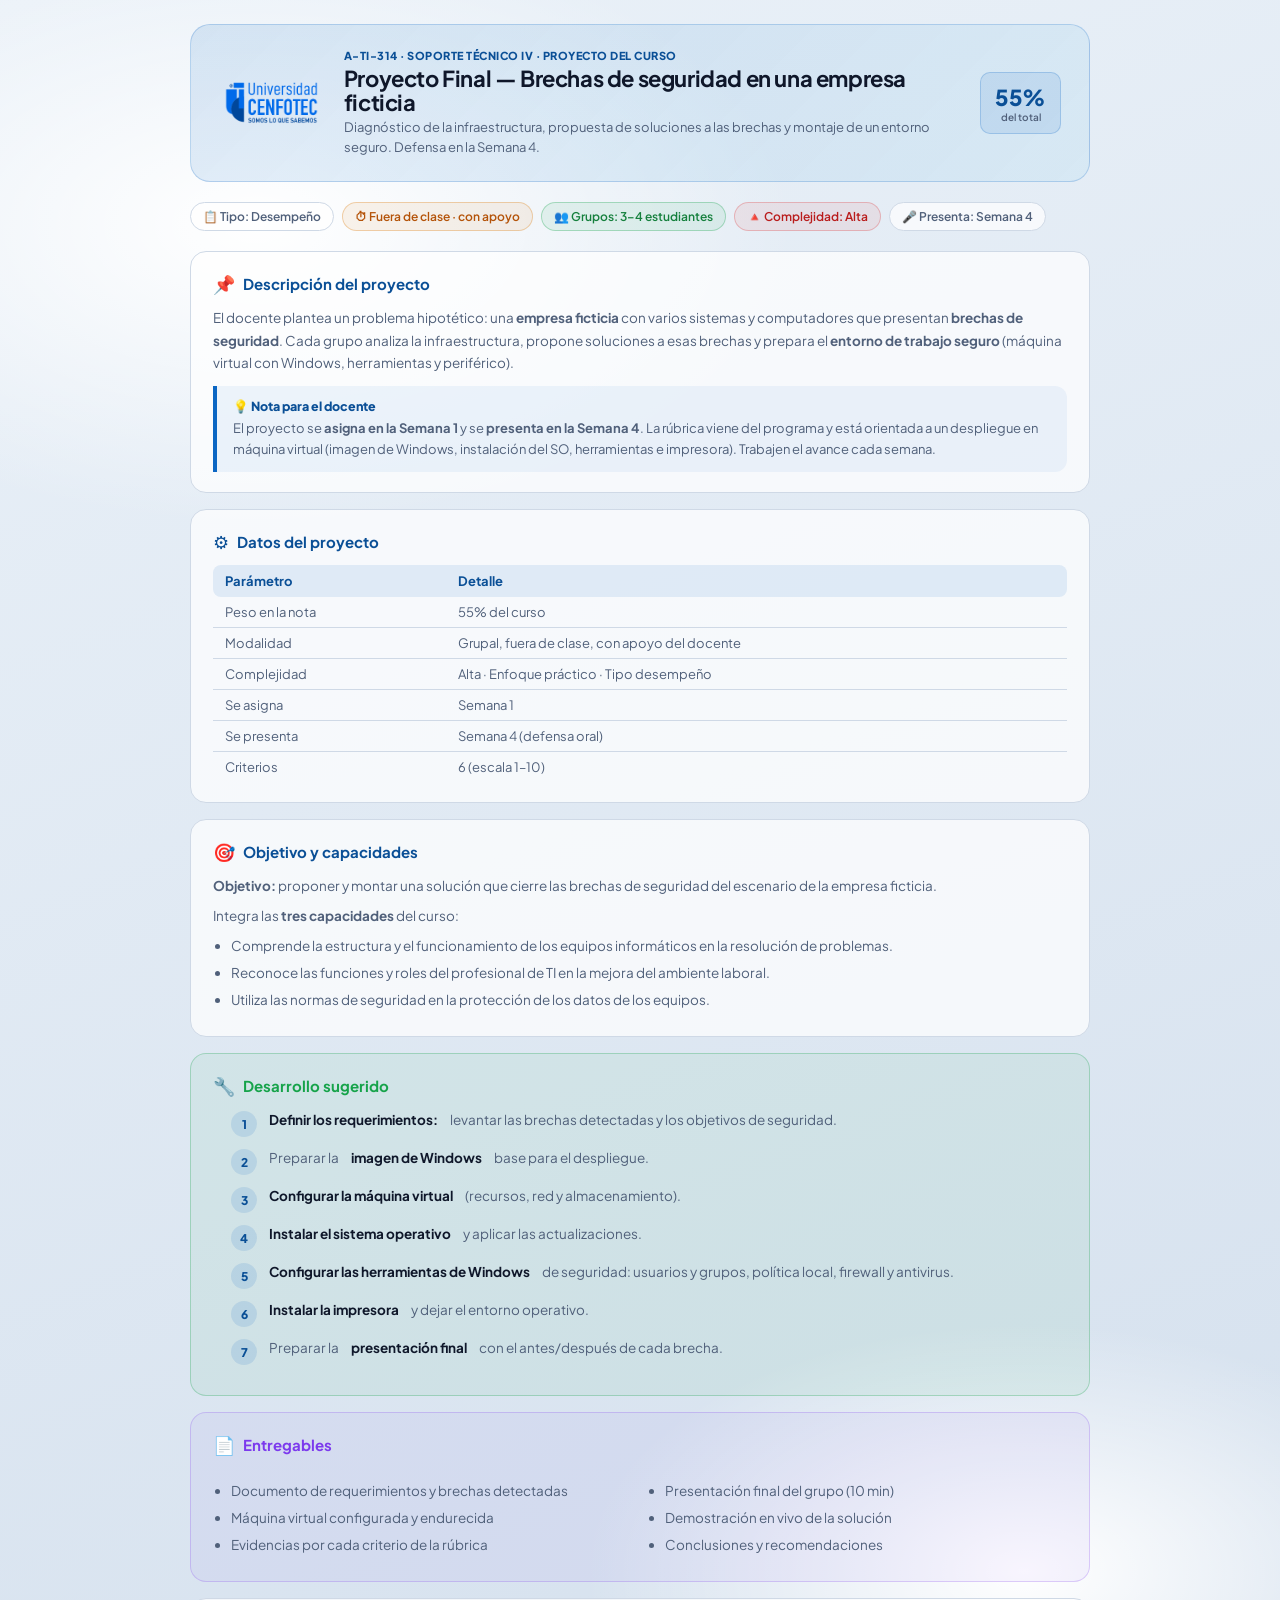
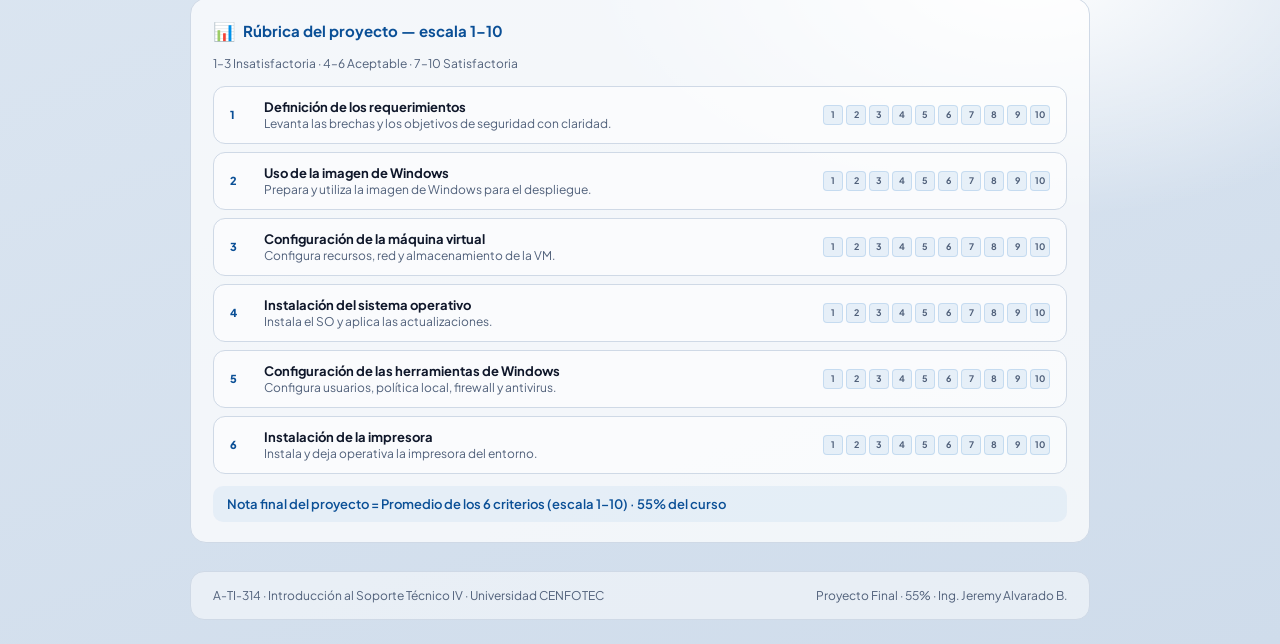
<file: proyecto/Proyecto-Final-Seguridad.html>
<!doctype html>
<html lang="es">
<head>
  <meta charset="utf-8"/>
  <meta name="viewport" content="width=device-width,initial-scale=1"/>
  <title>A-TI-314 · Proyecto Final — Brechas de seguridad</title>
  <style>
    @import url('https://fonts.googleapis.com/css2?family=Plus+Jakarta+Sans:wght@400;500;600;700;800;900&display=swap');
    :root{
      --brand:#0b66c3; --brand2:#0a4f96; --accent:#0ea5e9;
      --green:#16a34a; --amber:#d97706; --red:#dc2626; --purple:#7c3aed;
      --text:#0f172a; --muted:#50607a; --stroke:#cfd9e6; --stroke2:#b9c8da;
    }
    *{box-sizing:border-box}
    body{
      margin:0; font-family:'Plus Jakarta Sans',ui-sans-serif,system-ui,sans-serif;
      color:var(--text);
      background: radial-gradient(900px 500px at 20% 10%,#ffffff,rgba(255,255,255,0) 60%),
                  radial-gradient(800px 450px at 80% 70%,#ffffff,rgba(255,255,255,0) 55%),
                  linear-gradient(160deg,#eaf1f8,#cfdceb);
      min-height:100vh; padding:24px 16px;
    }
    .shell{ max-width:900px; margin:0 auto; }
    .header{
      background:linear-gradient(135deg,rgba(11,102,195,.12),rgba(14,165,233,.06));
      border:1px solid rgba(11,102,195,.22); border-radius:20px;
      padding:24px 28px; margin-bottom:20px; display:flex; align-items:center; gap:20px;
    }
    .header img{ height:44px; width:auto; }
    .header .htxt{ flex:1; }
    .header .htxt .tag{ font-size:11px; font-weight:800; color:var(--brand2); text-transform:uppercase; letter-spacing:.5px; margin-bottom:4px; }
    .header .htxt h1{ margin:0 0 4px; font-size:22px; letter-spacing:-.4px; line-height:1.1; }
    .header .htxt p{ margin:0; color:var(--muted); font-size:13px; line-height:1.5; }
    .badge{ background:rgba(11,102,195,.10); border:1px solid rgba(11,102,195,.22); border-radius:10px; padding:10px 14px; text-align:center; flex-shrink:0; }
    .badge .bv{ font-size:22px; font-weight:900; color:var(--brand2); letter-spacing:-.4px; }
    .badge .bl{ font-size:10px; color:var(--muted); font-weight:600; }
    .meta{ display:flex; flex-wrap:wrap; gap:8px; margin-bottom:20px; }
    .pill{
      display:inline-flex; align-items:center; gap:6px; padding:6px 12px;
      border-radius:999px; border:1px solid var(--stroke); background:rgba(255,255,255,.7);
      font-size:12px; font-weight:600; color:var(--muted);
    }
    .pill.green{ border-color:rgba(22,163,74,.3); background:rgba(22,163,74,.08); color:#15803d; }
    .pill.amber{ border-color:rgba(217,119,6,.3); background:rgba(217,119,6,.08); color:#b45309; }
    .pill.red{ border-color:rgba(220,38,38,.25); background:rgba(220,38,38,.07); color:#b91c1c; }
    .card{
      background:rgba(255,255,255,.72); border:1px solid var(--stroke);
      border-radius:16px; padding:20px 22px; margin-bottom:16px;
    }
    .card h2{ margin:0 0 12px; font-size:15px; color:var(--brand2); display:flex; align-items:center; gap:8px; }
    .card h2 .icon{ font-size:18px; }
    .card p{ margin:0 0 8px; color:var(--muted); font-size:13.5px; line-height:1.65; }
    .card p:last-child{ margin-bottom:0; }
    .card ul, .card ol{ margin:8px 0 0; padding-left:18px; color:var(--muted); font-size:13.5px; line-height:1.7; }
    .card li{ margin:4px 0; }
    .card.green{ border-color:rgba(22,163,74,.28); background:rgba(22,163,74,.06); }
    .card.green h2{ color:var(--green); }
    .card.amber{ border-color:rgba(217,119,6,.28); background:rgba(217,119,6,.06); }
    .card.amber h2{ color:var(--amber); }
    .card.red{ border-color:rgba(220,38,38,.22); background:rgba(220,38,38,.05); }
    .card.red h2{ color:var(--red); }
    .card.purple{ border-color:rgba(124,58,237,.22); background:rgba(124,58,237,.05); }
    .card.purple h2{ color:var(--purple); }
    .steps{ list-style:none; padding:0; margin:10px 0 0; counter-reset:step; }
    .steps li{
      counter-increment:step; display:flex; align-items:flex-start; gap:12px;
      font-size:13.5px; color:var(--muted); line-height:1.6; margin:10px 0;
    }
    .steps li::before{
      content:counter(step); min-width:26px; height:26px; border-radius:999px;
      background:rgba(11,102,195,.12); color:var(--brand2); font-weight:800; font-size:12px;
      display:flex; align-items:center; justify-content:center; flex-shrink:0; margin-top:2px;
    }
    .steps li b{ color:var(--text); }
    code{ background:rgba(15,23,42,.06); padding:2px 6px; border-radius:5px; font-size:12px; font-family:monospace; color:var(--brand2); }
    .tbl{ width:100%; border-collapse:collapse; font-size:13px; margin-top:10px; }
    .tbl th{ background:rgba(11,102,195,.10); color:var(--brand2); padding:8px 12px; text-align:left; font-weight:700; }
    .tbl th:first-child{ border-radius:8px 0 0 8px; }
    .tbl th:last-child{ border-radius:0 8px 8px 0; }
    .tbl td{ padding:7px 12px; color:var(--muted); border-bottom:1px solid var(--stroke); }
    .tbl tr:last-child td{ border-bottom:none; }
    .rubric-item{
      display:flex; align-items:center; gap:12px; padding:12px 16px;
      background:rgba(255,255,255,.6); border:1px solid var(--stroke);
      border-radius:12px; margin:8px 0;
    }
    .rubric-num{ font-size:11px; font-weight:800; color:var(--brand2); min-width:22px; }
    .rubric-text{ flex:1; font-size:13px; color:var(--text); }
    .rubric-score{ display:flex; gap:3px; align-items:center; }
    .rubric-score span{
      width:20px; height:20px; border-radius:4px; background:rgba(11,102,195,.08);
      border:1px solid rgba(11,102,195,.15); font-size:9px; font-weight:700;
      color:var(--muted); display:flex; align-items:center; justify-content:center;
    }
    .alert{
      border-left:4px solid var(--amber); background:rgba(217,119,6,.07);
      border-radius:0 12px 12px 0; padding:12px 16px; margin-top:12px;
    }
    .alert .atitle{ font-weight:800; font-size:12.5px; color:var(--amber); margin-bottom:4px; }
    .alert p{ margin:0; font-size:13px; color:var(--muted); line-height:1.6; }
    .info{
      border-left:4px solid var(--brand); background:rgba(11,102,195,.06);
      border-radius:0 12px 12px 0; padding:12px 16px; margin-top:12px;
    }
    .info .ititle{ font-weight:800; font-size:12.5px; color:var(--brand2); margin-bottom:4px; }
    .info p{ margin:0; font-size:13px; color:var(--muted); line-height:1.6; }
    .g2{ display:grid; grid-template-columns:1fr 1fr; gap:14px; }
    @media(max-width:640px){ .g2{ grid-template-columns:1fr; } }
    .footer{
      margin-top:28px; padding:16px 22px;
      background:rgba(255,255,255,.5); border:1px solid var(--stroke);
      border-radius:14px; display:flex; justify-content:space-between; align-items:center;
      flex-wrap:wrap; gap:10px; font-size:12px; color:var(--muted);
    }
    @media print{ body{ background:white; padding:0; } .shell{ max-width:100%; } }
</style>
</head>
<body>
<div class="shell">
  <div class="header">
    <img src="../logo-cenfo.png" alt="CENFOTEC" onerror="this.style.display='none'"/>
    <div class="htxt"><div class="tag">A-TI-314 · Soporte Técnico IV · Proyecto del curso</div><h1>Proyecto Final — Brechas de seguridad en una empresa ficticia</h1><p>Diagnóstico de la infraestructura, propuesta de soluciones a las brechas y montaje de un entorno seguro. Defensa en la Semana 4.</p></div>
    <div class="badge"><div class="bv">55%</div><div class="bl">del total</div></div>
  </div>
  <div class="meta"><span class="pill">📋 Tipo: Desempeño</span><span class="pill amber">⏱ Fuera de clase · con apoyo</span><span class="pill green">👥 Grupos: 3–4 estudiantes</span><span class="pill red">🔺 Complejidad: Alta</span><span class="pill">🎤 Presenta: Semana 4</span></div>

  <div class="card">
    <h2><span class="icon">📌</span> Descripción del proyecto</h2>
    <p>El docente plantea un problema hipotético: una <b>empresa ficticia</b> con varios sistemas y computadores que
       presentan <b>brechas de seguridad</b>. Cada grupo analiza la infraestructura, propone soluciones a esas brechas
       y prepara el <b>entorno de trabajo seguro</b> (máquina virtual con Windows, herramientas y periférico).</p>
    <div class="info">
      <div class="ititle">💡 Nota para el docente</div>
      <p>El proyecto se <b>asigna en la Semana 1</b> y se <b>presenta en la Semana 4</b>. La rúbrica viene del programa y
      está orientada a un despliegue en máquina virtual (imagen de Windows, instalación del SO, herramientas e impresora).
      Trabajen el avance cada semana.</p>
    </div>
  </div>

  <div class="card">
    <h2><span class="icon">⚙️</span> Datos del proyecto</h2>
    <table class="tbl">
      <thead><tr><th>Parámetro</th><th>Detalle</th></tr></thead>
      <tbody>
        <tr><td>Peso en la nota</td><td>55% del curso</td></tr>
        <tr><td>Modalidad</td><td>Grupal, fuera de clase, con apoyo del docente</td></tr>
        <tr><td>Complejidad</td><td>Alta · Enfoque práctico · Tipo desempeño</td></tr>
        <tr><td>Se asigna</td><td>Semana 1</td></tr>
        <tr><td>Se presenta</td><td>Semana 4 (defensa oral)</td></tr>
        <tr><td>Criterios</td><td>6 (escala 1–10)</td></tr>
      </tbody>
    </table>
  </div>

  <div class="card">
    <h2><span class="icon">🎯</span> Objetivo y capacidades</h2>
    <p><b>Objetivo:</b> proponer y montar una solución que cierre las brechas de seguridad del escenario de la empresa ficticia.</p>
    <p>Integra las <b>tres capacidades</b> del curso:</p>
    <ul>
      <li>Comprende la estructura y el funcionamiento de los equipos informáticos en la resolución de problemas.</li>
      <li>Reconoce las funciones y roles del profesional de TI en la mejora del ambiente laboral.</li>
      <li>Utiliza las normas de seguridad en la protección de los datos de los equipos.</li>
    </ul>
  </div>

  <div class="card green">
    <h2><span class="icon">🔧</span> Desarrollo sugerido</h2>
    <ol class="steps">
      <li><b>Definir los requerimientos:</b> levantar las brechas detectadas y los objetivos de seguridad.</li>
      <li>Preparar la <b>imagen de Windows</b> base para el despliegue.</li>
      <li><b>Configurar la máquina virtual</b> (recursos, red y almacenamiento).</li>
      <li><b>Instalar el sistema operativo</b> y aplicar las actualizaciones.</li>
      <li><b>Configurar las herramientas de Windows</b> de seguridad: usuarios y grupos, política local, firewall y antivirus.</li>
      <li><b>Instalar la impresora</b> y dejar el entorno operativo.</li>
      <li>Preparar la <b>presentación final</b> con el antes/después de cada brecha.</li>
    </ol>
  </div>

  <div class="card purple">
    <h2><span class="icon">📄</span> Entregables</h2>
    <div class="g2">
      <ul>
        <li>Documento de requerimientos y brechas detectadas</li>
        <li>Máquina virtual configurada y endurecida</li>
        <li>Evidencias por cada criterio de la rúbrica</li>
      </ul>
      <ul>
        <li>Presentación final del grupo (10 min)</li>
        <li>Demostración en vivo de la solución</li>
        <li>Conclusiones y recomendaciones</li>
      </ul>
    </div>
  </div>

  <div class="card">
    <h2><span class="icon">📊</span> Rúbrica del proyecto — escala 1–10</h2>
    <p style="font-size:12px;color:var(--muted);margin-bottom:12px">1–3 Insatisfactoria · 4–6 Aceptable · 7–10 Satisfactoria</p>
    <div class="rubric-item">
      <div class="rubric-num">1</div>
      <div class="rubric-text"><b>Definición de los requerimientos</b><br><span style="font-size:12px;color:var(--muted)">Levanta las brechas y los objetivos de seguridad con claridad.</span></div>
      <div class="rubric-score"><span>1</span><span>2</span><span>3</span><span>4</span><span>5</span><span>6</span><span>7</span><span>8</span><span>9</span><span>10</span></div>
    </div>
    <div class="rubric-item">
      <div class="rubric-num">2</div>
      <div class="rubric-text"><b>Uso de la imagen de Windows</b><br><span style="font-size:12px;color:var(--muted)">Prepara y utiliza la imagen de Windows para el despliegue.</span></div>
      <div class="rubric-score"><span>1</span><span>2</span><span>3</span><span>4</span><span>5</span><span>6</span><span>7</span><span>8</span><span>9</span><span>10</span></div>
    </div>
    <div class="rubric-item">
      <div class="rubric-num">3</div>
      <div class="rubric-text"><b>Configuración de la máquina virtual</b><br><span style="font-size:12px;color:var(--muted)">Configura recursos, red y almacenamiento de la VM.</span></div>
      <div class="rubric-score"><span>1</span><span>2</span><span>3</span><span>4</span><span>5</span><span>6</span><span>7</span><span>8</span><span>9</span><span>10</span></div>
    </div>
    <div class="rubric-item">
      <div class="rubric-num">4</div>
      <div class="rubric-text"><b>Instalación del sistema operativo</b><br><span style="font-size:12px;color:var(--muted)">Instala el SO y aplica las actualizaciones.</span></div>
      <div class="rubric-score"><span>1</span><span>2</span><span>3</span><span>4</span><span>5</span><span>6</span><span>7</span><span>8</span><span>9</span><span>10</span></div>
    </div>
    <div class="rubric-item">
      <div class="rubric-num">5</div>
      <div class="rubric-text"><b>Configuración de las herramientas de Windows</b><br><span style="font-size:12px;color:var(--muted)">Configura usuarios, política local, firewall y antivirus.</span></div>
      <div class="rubric-score"><span>1</span><span>2</span><span>3</span><span>4</span><span>5</span><span>6</span><span>7</span><span>8</span><span>9</span><span>10</span></div>
    </div>
    <div class="rubric-item">
      <div class="rubric-num">6</div>
      <div class="rubric-text"><b>Instalación de la impresora</b><br><span style="font-size:12px;color:var(--muted)">Instala y deja operativa la impresora del entorno.</span></div>
      <div class="rubric-score"><span>1</span><span>2</span><span>3</span><span>4</span><span>5</span><span>6</span><span>7</span><span>8</span><span>9</span><span>10</span></div>
    </div>
    <div style="margin-top:12px;padding:10px 14px;background:rgba(11,102,195,.06);border-radius:10px;font-size:13px;color:var(--brand2);font-weight:600">Nota final del proyecto = Promedio de los 6 criterios (escala 1–10) · 55% del curso</div>
  </div>
  <div class="footer"><span>A-TI-314 · Introducción al Soporte Técnico IV · Universidad CENFOTEC</span><span>Proyecto Final · 55% · Ing. Jeremy Alvarado B.</span></div>
</div>
</body>
</html>
</file>
